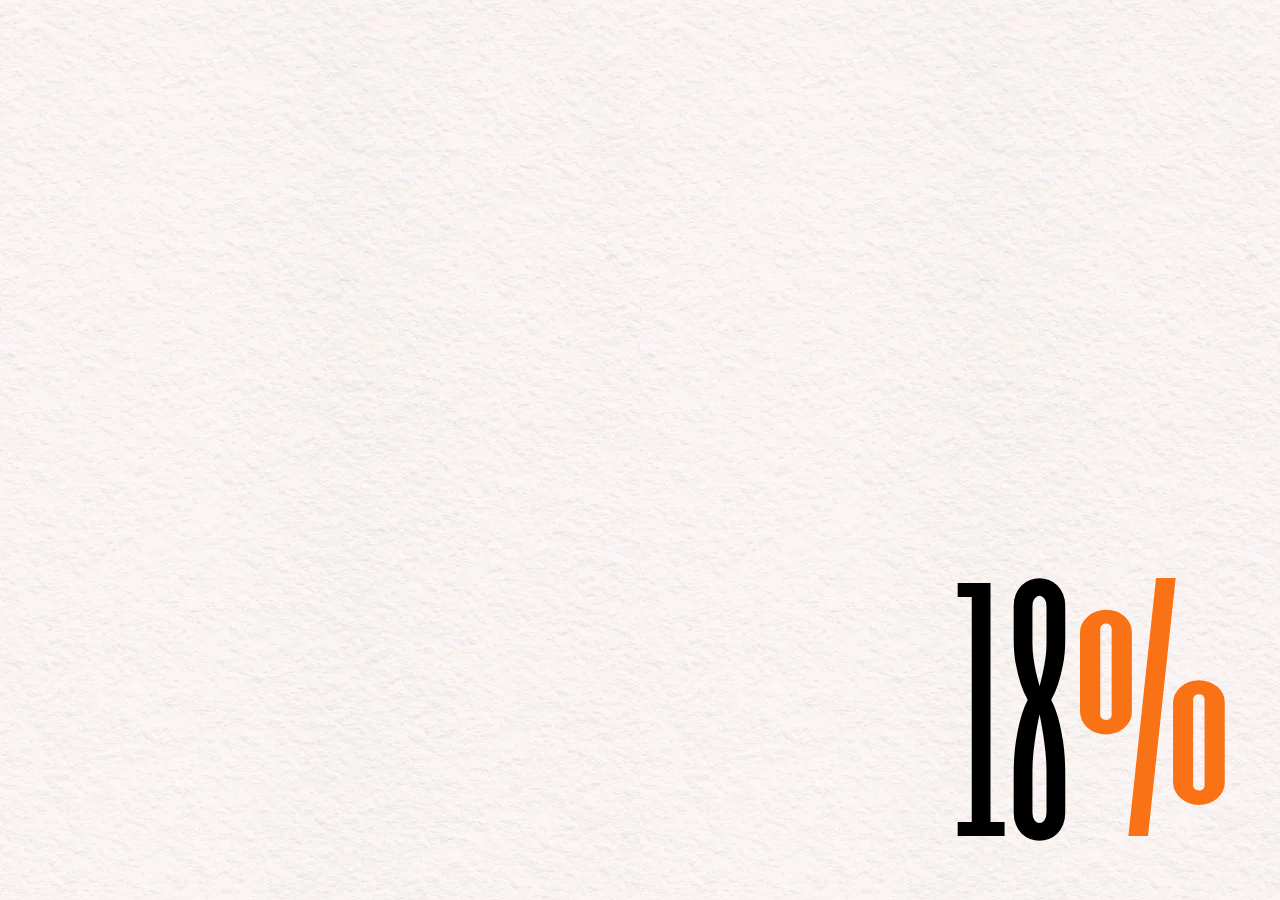
<file: index.html>
<!DOCTYPE html>
<html lang="en">
  <!-- 
  npx tailwindcss -i ./src/input.css -o ./dist/assets/css/output.css --watch 
  -->

  <head>
    <!-- Required Meta Tags -->
    <meta charset="UTF-8" />
    <meta content="width=device-width, initial-scale=1.0" name="viewport" />
    <!-- Primary Meta Tags -->
    <title>Harsh Kushwaha | Frontend Web Developer, Hire me!</title>
    <meta
      name="title"
      content="Harsh Kushwaha | Frontend Web Developer, Hire me!"
    />
    <meta
      name="description"
      content="I'm Harsh Kushwaha, a frontend web developer fueled by an insatiable curiosity for all things code and design. From the elegant simplicity of HTML to the intricate dance of JavaScript, I thrive on the ever-evolving challenges of the web development world. But beyond the lines of code, I am a storyteller, shaping digital narratives that engage and inspire."
    />

    <!-- Open Graph / Facebook -->
    <meta property="og:type" content="website" />
    <meta property="og:url" content="https://theharshdev.github.io/me" />
    <meta
      property="og:title"
      content="Harsh Kushwaha | Frontend Web Developer, Hire me!"
    />
    <meta
      property="og:description"
      content="I'm Harsh Kushwaha, a frontend web developer fueled by an insatiable curiosity for all things code and design. From the elegant simplicity of HTML to the intricate dance of JavaScript, I thrive on the ever-evolving challenges of the web development world. But beyond the lines of code, I am a storyteller, shaping digital narratives that engage and inspire."
    />
    <meta
      property="og:image"
      content="https://theharshdev.github.io/me/assets/images/metaImg.webp"
    />

    <!-- Twitter -->
    <meta property="twitter:card" content="summary_large_image" />
    <meta property="twitter:url" content="https://theharshdev.github.io/me" />
    <meta
      property="twitter:title"
      content="Harsh Kushwaha | Frontend Web Developer, Hire me!"
    />
    <meta
      property="twitter:description"
      content="I'm Harsh Kushwaha, a frontend web developer fueled by an insatiable curiosity for all things code and design. From the elegant simplicity of HTML to the intricate dance of JavaScript, I thrive on the ever-evolving challenges of the web development world. But beyond the lines of code, I am a storyteller, shaping digital narratives that engage and inspire."
    />
    <meta
      property="twitter:image"
      content="https://theharshdev.github.io/me/assets/images/metaImg.webp"
    />
    <!-- Favicon -->
    <link
      rel="apple-touch-icon"
      sizes="180x180"
      href="assets/favicon/apple-touch-icon.png"
    />
    <link
      rel="icon"
      type="image/png"
      sizes="32x32"
      href="assets/favicon//favicon-32x32.png"
    />
    <link
      rel="icon"
      type="image/png"
      sizes="16x16"
      href="assets/favicon//favicon-16x16.png"
    />
    <link rel="manifest" href="assets/favicon//site.webmanifest" />
    <!-- Google Font CDN Links -->
    <link rel="preconnect" href="https://fonts.googleapis.com" />
    <link rel="preconnect" href="https://fonts.gstatic.com" crossorigin />
    <link
      href="https://fonts.googleapis.com/css2?family=Archivo:wght@300;400;500;600;700;800&family=Climate+Crisis&family=Six+Caps&display=swap"
      rel="stylesheet"
    />
    <!-- Bootstrap Icons CSS File Link -->
    <link href="assets/css/bootstrap-icon.css" rel="stylesheet" />
    <!-- Tailwind CSS File Link -->
    <link href="assets/css/output.css" rel="stylesheet" />
    <!-- Custom CSS File Link -->
    <link href="assets/css/style.css" rel="stylesheet" />
  </head>

  <body id="mainContent">
    <!-- Preloader -->
    <div
      id="preloader"
      class="h-screen w-full flex justify-end items-end overflow-hidden fixed top-0 left-0 z-[99] shadow-2xl shadow-black/30"
      style="background-image: url('assets/images/bg.webp'); transition: 2s"
    >
      <div class="lg:px-12 md:px-10 sm:px-8 px-5 sm:py-12 py-32 w-full">
        <div class="flex justify-end w-full">
          <h3
            class="text-orange-500 lg:text-[300px] md:text-[250px] sm:text-[150px] text-[100px] font3 leading-none"
          >
            <span id="output" class="font3 text-black">0</span>%
          </h3>
        </div>
      </div>
    </div>
    <!-- Cursor -->
    <div class="lg:block hidden relative z-[999] mix-blend-difference">
      <div
        id="cursor"
        class="w-9 h-9 hidden rounded-full fixed z-50 -translate-x-1/2 -translate-y-1/2 pointer-events-none mix-blend-difference"
      >
        <div
          id="cursorBg"
          class="w-full h-full rounded-full bg-white pointer-events-none mix-blend-difference flex justify-center items-center"
        ></div>
      </div>
      <!-- Cursor dot -->
      <div
        id="cursorDot"
        class="w-[7px] h-[7px] hidden rounded-full bg-white fixed z-50 -translate-x-1/2 -translate-y-1/2 pointer-events-none mix-blend-difference"
      ></div>
    </div>
    <!-- Remaining body content -->
    <div id="remainingBody" class="h-0 overflow-x-hidden">
      <!-- Scroll percentage btn -->
      <button
        type="button"
        class="md:text-sm text-xs font-light text-zinc-300 mix-blend-difference fixed sm:bottom-10 bottom-20 left-0 z-40 -rotate-90 border border-zinc-300 rounded-full py-px px-2"
      >
        <span id="scrollPercentage" class="font2"></span>%
      </button>
      <!-- paper background -->
      <div
        class="-z-50 fixed top-0 left-0 w-full h-full"
        style="background-image: url('assets/images/bg.webp')"
      ></div>
      <!-- lines -->
      <div
        class="flex fixed top-0 left-0 w-full h-full -z-40 lg:px-24 md:px-16 sm:px-14 px-8"
      >
        <div class="w-1/2 border-x border-orange-500/40"></div>
        <div class="w-1/2 border-x border-orange-500/40 border-s-0"></div>
      </div>
      <!-- line -->
      <div
        id="line"
        class="h-1 bg-orange-500 fixed top-0 left-0 w-0 z-40"
      ></div>
      <!-- Navigation menu -->
      <nav class="fixed top-0 left-0 w-full z-50 mix-blend-difference">
        <div class="container mx-auto px-5 py-4">
          <div class="flex justify-between items-center">
            <a
              href="assets/resume/HarshKushwahaResume.pdf"
              download=""
              class="block cursorScale downloadCv p-3 static"
            >
              <i
                class="bi bi-cloud-download cursorScale downloadCv static text-2xl text-white"
              ></i>
            </a>
            <div class="flex items-center justify-end">
              <div
                id="copyMailTxt"
                class="cursorScale copyMail hover:opacity-10 transition-all py-2 ps-2"
              >
                <h3
                  class="text-white cursorScale copyMail mix-blend-difference sm:text-sm text-xs font-light leading-none flex items-center justify-end"
                >
                  <span
                    class="block cursorScale copyMail bg-pink-500 w-2.5 h-2.5 me-1 rounded-full"
                  ></span
                  >Open to work.
                </h3>
                <h3
                  id="mailTxt"
                  class="text-white cursorScale copyMail mix-blend-difference sm:text-sm text-xs font-light leading-none text-end"
                >
                  knp.harsh@gmail.com
                </h3>
              </div>
              <button
                id="menuBtn"
                type="button"
                class="cursorScale lg:w-16 lg:h-16 md:w-14 md:h-14 w-12 h-12 rounded-full border text-white border-white flex justify-center items-center ms-3 backdrop-blur-sm"
              >
                <i
                  class="bi bi-list lg:text-4xl sm:text-3xl text-2xl cursorScale leading-3"
                ></i>
              </button>
            </div>
          </div>
        </div>
      </nav>
      <!-- Menu -->
      <div
        id="menu"
        class="fixed top-0 left-0 w-full h-screen z-40 translate-x-full border-s border-zinc-700/50 shadow-2xl shadow-black/20"
        style="background-image: url('assets/images/bg.webp')"
      >
        <!-- Ring image -->
        <div
          class="lg:w-[500px] md:w-[450px] sm:w-[400px] w-[330px] opacity-40 absolute top-0 left-1/2 -translate-x-1/2 -z-10"
        >
          <img
            src="assets/images/ringCircle.webp"
            alt="..."
            class="ringimgBg w-full"
          />
        </div>
        <!-- lines -->
        <div
          class="flex justify-between fixed top-0 left-0 w-full h-full -z-10 lg:px-24 md:px-16 sm:px-14 px-8"
        >
          <div class="border-s border-orange-500/40"></div>
          <div class="border-x border-orange-500/40 border-s-0"></div>
          <div class="border-x border-orange-500/40 border-s-0"></div>
          <div
            class="border-x border-orange-500/40 border-s-0 md:block hidden"
          ></div>
        </div>
        <!-- Horizontal line in the background -->
        <div
          class="absolute w-full border-t border-orange-500/40 top-1/2 -translate-y-1/2 -z-10"
        ></div>
        <!-- Menu buttons -->
        <div class="container py-14 mt-14 px-5 mx-auto">
          <div class="overflow-hidden">
            <div
              class="rotate-[20deg] inline-block translate-y-[250%] opacity-0 navLinks"
            >
              <button
                type="button"
                class="cursorScale lg:text-6xl md:text-5xl sm:text-4xl text-3xl font1 navTxt text-black uppercase p-1 inline-block leading-none transition-all hover:translate-x-8 homeBtn"
              >
                Home .
              </button>
            </div>
          </div>
          <div class="overflow-hidden">
            <div
              class="rotate-[20deg] inline-block translate-y-[250%] opacity-0 navLinks"
            >
              <button
                type="button"
                class="cursorScale lg:text-6xl md:text-5xl sm:text-4xl text-3xl font1 navTxt text-black uppercase p-1 inline-block leading-none transition-all hover:translate-x-8 aboutBtn"
              >
                about .
              </button>
            </div>
          </div>
          <div class="overflow-hidden">
            <div
              class="rotate-[20deg] inline-block translate-y-[250%] opacity-0 navLinks"
            >
              <button
                type="button"
                class="cursorScale lg:text-6xl md:text-5xl sm:text-4xl text-3xl font1 navTxt text-black uppercase p-1 inline-block leading-none transition-all hover:translate-x-8 portfolioBtn"
              >
                portfolio .
              </button>
            </div>
          </div>
          <div class="overflow-hidden">
            <div
              class="rotate-[20deg] inline-block translate-y-[250%] opacity-0 navLinks"
            >
              <button
                type="button"
                class="cursorScale lg:text-6xl md:text-5xl sm:text-4xl text-3xl font1 navTxt text-black uppercase p-1 inline-block leading-none transition-all hover:translate-x-8 contactBtn"
              >
                connect .
              </button>
            </div>
          </div>
        </div>
        <!-- Menu text sider -->
        <div class="w-full overflow-hidden">
          <div class="flex items-center w-full">
            <h3
              class="lg:text-8xl md:text-7xl sm:text-6xl text-5xl px-4 text-transparent uppercase font1 textAnimation whitespace-nowrap"
              style="-webkit-text-stroke: 2px #f97316"
            >
              leave a lasting impression on those who interact with it.
            </h3>
            <h3
              class="lg:text-8xl md:text-7xl sm:text-6xl text-5xl px-4 text-transparent uppercase font1 textAnimation whitespace-nowrap"
              style="-webkit-text-stroke: 2px #f97316"
            >
              leave a lasting impression on those who interact with it.
            </h3>
            <h3
              class="lg:text-8xl md:text-7xl sm:text-6xl text-5xl px-4 text-transparent uppercase font1 textAnimation whitespace-nowrap"
              style="-webkit-text-stroke: 2px #f97316"
            >
              leave a lasting impression on those who interact with it.
            </h3>
          </div>
        </div>
        <!-- Menu slide social icons -->
        <div class="flex justify-center items-center mt-6">
          <a
            href="https://www.linkedin.com/in/theharshdev/"
            class="cursorScale text-zinc-400 hover:text-white mix-blend-difference text-2xl px-2 font-extrabold"
          >
            in
          </a>
          <a
            href="https://wa.me/+918737812696"
            class="cursorScale text-zinc-400 hover:text-white mix-blend-difference text-2xl px-2"
          >
            <i class="bi bi-whatsapp cursorScale"></i>
          </a>
          <a
            href="https://twitter.com/itsharshdev"
            class="cursorScale text-zinc-400 hover:text-white mix-blend-difference text-2xl px-2"
          >
            <i class="bi bi-twitter cursorScale"></i>
          </a>
          <a
            href="mailto:knp.harsh@gmail.com"
            class="cursorScale text-zinc-400 hover:text-white mix-blend-difference text-2xl px-2"
          >
            <i class="bi bi-envelope-open cursorScale"></i>
          </a>
        </div>
      </div>
      <!-- Hero section -->
      <main id="homeSection">
        <div class="min-h-screen flex items-center">
          <div class="w-full py-14">
            <div class="border-y border-orange-500/40 px-5 relative">
              <!-- Background ring image -->
              <div
                class="absolute overflow-hidden w-full top-0 left-1/2 -translate-x-1/2 -z-10 flex justify-center"
              >
                <div
                  id="ringCircle"
                  class="lg:w-[550px] md:w-[450px] sm:w-[400px] w-[330px] opacity-20 translate-x-full"
                >
                  <img
                    src="assets/images/ringCircle.webp"
                    alt="..."
                    class="w-full ringimgBg"
                  />
                </div>
              </div>
              <!-- main content -->
              <div class="container mx-auto lg:ps-10">
                <h2
                  id="mainTopTxt"
                  class="text-orange-500 lg:text-7xl md:text-6xl sm:text-5xl text-4xl font3 pt-10 opacity-0 -translate-x-full"
                >
                  hi, i'm Harsh
                </h2>
                <h1
                  class="font1 uppercase lg:text-7xl md:text-6xl sm:text-5xl text-2xl block mt-4"
                >
                  <div class="font1">
                    <span
                      class="scale-y-150 block text-black overflow-hidden lg:pb-5 md:pb-4 sm:pb-3 pb-2"
                      ><span
                        class="inView opacity-0 font1 block translate-y-full leading-none"
                        >Frontend</span
                      ></span
                    >
                    <span
                      class="scale-y-150 block text-black overflow-hidden lg:pb-5 md:pb-4 sm:pb-3 pb-2"
                      ><span
                        class="inView opacity-0 font1 block translate-y-full leading-none"
                        >Developer &</span
                      ></span
                    >
                    <span
                      class="scale-y-150 block text-black overflow-hidden lg:pb-5 md:pb-4 sm:pb-3 pb-2"
                      ><span
                        class="inView opacity-0 font1 block translate-y-full leading-none"
                        >Photography</span
                      ></span
                    >
                    <span
                      class="scale-y-150 block text-black overflow-hidden lg:pb-5 md:pb-4 sm:pb-3 pb-2"
                      ><span
                        class="inView opacity-0 font1 block translate-y-full leading-none"
                        >Hobbyist</span
                      ></span
                    >
                  </div>
                </h1>
                <div class="flex justify-end md:-mt-28 pb-5 mt-8 w-full">
                  <!-- About Button -->
                  <button type="button" class="cursorScale aboutBtn rotate-45">
                    <img
                      src="assets/images/arrow.webp"
                      alt="..."
                      class="lg:w-12 md:w-11 sm:w-10 w-8 cursorScale aboutBtn opacity-80 absolute z-10 top-1/2 left-1/2 -translate-x-1/2 -translate-y-1/2 brightness-0 saturate-0"
                    />
                    <img
                      src="assets/images/aboutRing.webp"
                      alt="..."
                      class="lg:w-40 md:w-36 sm:w-32 w-28 cursorScale aboutBtn opacity-90 animate-spin"
                      style="animation-duration: 10s"
                    />
                  </button>
                </div>
              </div>
            </div>
          </div>
        </div>
      </main>
      <!-- About Me -->
      <section id="aboutSection" class="sm:py-36 py-14">
        <!-- Namaskaar Image section -->
        <div class="relative w-screen overflow-hidden">
          <img
            id="namaskaar"
            src="assets/images/hello.webp"
            alt="..."
            class="w-full absolute top-1/2 -translate-y-1/2 left-0 -z-10 opacity-0 px-4 scale-[3]"
          />
          <div class="container mx-auto px-5">
            <div class="flex justify-center items-center w-full h-full">
              <div
                id="helloBox"
                class="relative group flex justify-center items-center md:w-96 md:h-96 sm:w-80 sm:h-80 w-72 h-72"
              >
                <h3
                  id="hellotxt"
                  class="absolute top-1/2 left-1/2 -translate-x-1/2 -translate-y-1/2 uppercase font1 md:text-3xl sm:text-2xl text-sm text-center text-black"
                >
                  <span
                    id="helloTxt2"
                    class="lg:tracking-[6rem] md:tracking-[4rem] sm:tracking-[3rem] tracking-[1.5rem] font1"
                    >Hell</span
                  >o
                </h3>
                <div
                  id="box1"
                  class="md:w-24 md:h-96 sm:w-20 sm:h-80 w-16 h-72 border border-zinc-600 absolute top-0 left-1/2 -translate-x-1/2"
                ></div>
                <div
                  id="box2"
                  class="md:w-24 md:h-96 sm:w-20 sm:h-80 w-16 h-72 border border-zinc-600 absolute top-0 left-1/2 -translate-x-1/2"
                ></div>
                <div
                  class="md:w-24 md:h-96 sm:w-20 sm:h-80 w-16 h-72 border border-zinc-600"
                ></div>
                <div
                  id="box3"
                  class="md:w-24 md:h-96 sm:w-20 sm:h-80 w-16 h-72 border border-zinc-600 absolute top-0 left-1/2 -translate-x-1/2"
                ></div>
              </div>
            </div>
          </div>
        </div>
        <!-- About text and image capsul section -->
        <div class="container mx-auto px-5 lg:pt-56 pt-48 lg:pb-44 pb-32">
          <h3
            id="aboutTxt"
            class="uppercase opacity-0 font-light text-black lg:indent-96 md:indent-56 sm:indent-44 indent-20 lg:text-8xl md:text-6xl sm:text-5xl text-4xl"
          >
            Hii I am
            <span
              class="lg:w-52 md:w-28 sm:w-20 w-14 lg:h-20 md:h-12 sm:h-10 h-7 inline-block relative"
            >
              <span
                class="aboutInView opacity-0 border border-black rounded-full absolute top-0 left-0 w-full h-full translate-y-full inline-block bg-cover bg-center bg-no-repeat"
                style="background-image: url('assets/images/img1.webp')"
              >
              </span>
            </span>
            <img
              src="assets/images/starCircle.webp"
              alt="..."
              class="lg:w-24 md:w-16 sm:w-14 w-10 inline opacity-80 animate-spin"
              style="animation-duration: 10s"
            />
            Harsh
            <span
              class="lg:w-52 md:w-28 sm:w-20 w-14 lg:h-20 md:h-12 sm:h-10 h-7 inline-block relative"
            >
              <span
                class="aboutInView opacity-0 border border-black rounded-full absolute top-0 left-0 w-full h-full translate-y-full inline-block bg-cover bg-center bg-no-repeat"
                style="background-image: url('assets/images/img2.webp')"
              >
              </span>
            </span>
            Kushwaha,
            <img
              src="assets/images/starCircle.webp"
              alt="..."
              class="lg:w-24 md:w-16 sm:w-14 w-10 inline opacity-80 animate-spin"
              style="animation-duration: 10s"
            />
            a frontend
            <span
              class="lg:w-52 md:w-28 sm:w-20 w-14 lg:h-20 md:h-12 sm:h-10 h-7 inline-block relative"
            >
              <span
                class="aboutInView opacity-0 border border-black rounded-full absolute top-0 left-0 w-full h-full translate-y-full inline-block bg-cover bg-center bg-no-repeat"
                style="background-image: url('assets/images/img3.webp')"
              >
              </span>
            </span>
            Developer
            <span
              class="lg:w-52 md:w-28 sm:w-20 w-14 lg:h-20 md:h-12 sm:h-10 h-7 inline-block relative"
            >
              <span
                class="aboutInView opacity-0 border border-black rounded-full absolute top-0 left-0 w-full h-full translate-y-full inline-block bg-cover bg-center bg-no-repeat"
                style="background-image: url('assets/images/img4.webp')"
              >
              </span>
            </span>
            <span class="lg:ps-72 md:ps-44 sm:ps-36 ps-12">
              fueled
              <span
                class="lg:w-52 md:w-28 sm:w-20 w-14 lg:h-20 md:h-12 sm:h-10 h-7 inline-block relative"
              >
                <span
                  class="aboutInView opacity-0 border border-black rounded-full absolute top-0 left-0 w-full h-full translate-y-full inline-block bg-cover bg-center bg-no-repeat"
                  style="background-image: url('assets/images/img5.webp')"
                >
                </span>
              </span>
            </span>
            with creativity.
            <img
              src="assets/images/starCircle.webp"
              alt="..."
              class="lg:w-24 md:w-16 sm:w-14 w-10 inline opacity-80 animate-spin"
              style="animation-duration: 10s"
            />
          </h3>
        </div>
        <!-- Contact links section -->
        <div
          class="container mx-auto pt-16 pb-56 px-5 uppercase lg:text-8xl md:text-7xl sm:text-6xl text-[3rem] sm:leading-none leading-[2.8rem]"
        >
          <a
            href="https://wa.me/+918737812696"
            class="paragraph inline-block overflow-hidden font-extralight cursorScale text-zinc-800 lg:pe-4 md:pe-3 sm:pe-2 pe-1 lg:border-e-4 md:border-e-2 border-e border-orange-500"
            >Whatsapp</a
          >
          <a
            href="https://www.linkedin.com/in/theharshdev/"
            class="paragraph inline-block overflow-hidden font-extralight cursorScale text-zinc-800 lg:pe-4 md:pe-3 sm:pe-2 pe-1 lg:border-e-4 md:border-e-2 border-e border-orange-500"
            >linkedin</a
          >
          <a
            href="https://github.com/theharshdev"
            class="paragraph inline-block overflow-hidden font-extralight cursorScale text-zinc-800 lg:pe-4 md:pe-3 sm:pe-2 pe-1 lg:border-e-4 md:border-e-2 border-e border-orange-500"
            >github</a
          >
          <a
            href="https://twitter.com/itsharshdev"
            class="paragraph inline-block overflow-hidden font-extralight cursorScale text-zinc-800 lg:pe-4 md:pe-3 sm:pe-2 pe-1 lg:border-e-4 md:border-e-2 border-e border-orange-500"
            >twitter</a
          >
          <a
            href="mailto:knp.harsh@gmail.com"
            class="paragraph inline-block overflow-hidden font-extralight cursorScale text-zinc-800 lg:pe-4 md:pe-3 sm:pe-2 pe-1 lg:border-e-4 md:border-e-2 border-e border-orange-500"
            >mail me</a
          >
          <a
            href="tel:+918737812696"
            class="paragraph inline-block overflow-hidden font-extralight cursorScale text-zinc-800 sm:pe-0 pe-1 sm:border-e-0 border-e border-orange-500"
            >call me</a
          >
        </div>
        <!-- Talk Image container -->
        <div class="px-5 lg:py-28 md:py-24 sm:py-20 py-0 container mx-auto">
          <div id="talkArrowBox" class="relative group contactBtn">
            <img src="assets/images/talkImg.webp" alt="..." class="w-full" />
            <div
              id="talkArrow"
              class="w-96 fixed -translate-x-full -translate-y-1/2 z-10 pointer-events-none"
              style="transition: 0.5s linear"
            >
              <img
                src="assets/images/arrowTalk.webp"
                alt="..."
                class="w-full scale-0 group-hover:scale-100 rotate-45 group-hover:rotate-0 lg:block hidden"
                style="transition: 0.3s linear"
              />
            </div>
          </div>
        </div>
        <!-- Skills text slider -->
        <div class="w-full overflow-hidden lg:pt-52 pt-40">
          <div class="flex items-center w-full">
            <div
              class="lg:text-7xl md:text-6xl sm:text-5xl text-4xl text-black px-4 uppercase textAnimation whitespace-nowrap flex items-center"
            >
              <h3 class="lg:px-10 md:px-8 sm:px-6 px-4 whitespace-nowrap">
                html
              </h3>
              <i
                class="bi bi-x-lg lg:text-3xl md:text-2xl sm:text-xl text-lg text-orange-600"
              ></i>
              <h3 class="lg:px-10 md:px-8 sm:px-6 px-4 whitespace-nowrap">
                GSAP
              </h3>
              <i
                class="bi bi-x-lg lg:text-3xl md:text-2xl sm:text-xl text-lg text-orange-600"
              ></i>
              <h3 class="lg:px-10 md:px-8 sm:px-6 px-4 whitespace-nowrap">
                css
              </h3>
              <i
                class="bi bi-x-lg lg:text-3xl md:text-2xl sm:text-xl text-lg text-orange-600"
              ></i>
              <h3 class="lg:px-10 md:px-8 sm:px-6 px-4 whitespace-nowrap">
                javascript
              </h3>
              <i
                class="bi bi-x-lg lg:text-3xl md:text-2xl sm:text-xl text-lg text-orange-600"
              ></i>
              <h3 class="lg:px-10 md:px-8 sm:px-6 px-4 whitespace-nowrap">
                scss
              </h3>
              <i
                class="bi bi-x-lg lg:text-3xl md:text-2xl sm:text-xl text-lg text-orange-600"
              ></i>
              <h3 class="lg:px-10 md:px-8 sm:px-6 px-4 whitespace-nowrap">
                bootstrap
              </h3>
              <i
                class="bi bi-x-lg lg:text-3xl md:text-2xl sm:text-xl text-lg text-orange-600"
              ></i>
              <h3 class="lg:px-10 md:px-8 sm:px-6 px-4 whitespace-nowrap">
                tailwindcss
              </h3>
              <i
                class="bi bi-x-lg lg:text-3xl md:text-2xl sm:text-xl text-lg text-orange-600"
              ></i>
              <h3 class="lg:px-10 md:px-8 sm:px-6 px-4 whitespace-nowrap">
                git
              </h3>
              <i
                class="bi bi-x-lg lg:text-3xl md:text-2xl sm:text-xl text-lg text-orange-600"
              ></i>
            </div>
            <div
              class="lg:text-7xl md:text-6xl sm:text-5xl text-4xl text-black px-4 uppercase font1 textAnimation whitespace-nowrap flex items-center"
            >
              <h3 class="lg:px-10 md:px-8 sm:px-6 px-4 whitespace-nowrap">
                html
              </h3>
              <i
                class="bi bi-x-lg lg:text-3xl md:text-2xl sm:text-xl text-lg text-orange-600"
              ></i>
              <h3 class="lg:px-10 md:px-8 sm:px-6 px-4 whitespace-nowrap">
                GSAP
              </h3>
              <i
                class="bi bi-x-lg lg:text-3xl md:text-2xl sm:text-xl text-lg text-orange-600"
              ></i>
              <h3 class="lg:px-10 md:px-8 sm:px-6 px-4 whitespace-nowrap">
                css
              </h3>
              <i
                class="bi bi-x-lg lg:text-3xl md:text-2xl sm:text-xl text-lg text-orange-600"
              ></i>
              <h3 class="lg:px-10 md:px-8 sm:px-6 px-4 whitespace-nowrap">
                javascript
              </h3>
              <i
                class="bi bi-x-lg lg:text-3xl md:text-2xl sm:text-xl text-lg text-orange-600"
              ></i>
              <h3 class="lg:px-10 md:px-8 sm:px-6 px-4 whitespace-nowrap">
                sass
              </h3>
              <i
                class="bi bi-x-lg lg:text-3xl md:text-2xl sm:text-xl text-lg text-orange-600"
              ></i>
              <h3 class="lg:px-10 md:px-8 sm:px-6 px-4 whitespace-nowrap">
                scss
              </h3>
              <i
                class="bi bi-x-lg lg:text-3xl md:text-2xl sm:text-xl text-lg text-orange-600"
              ></i>
              <h3 class="lg:px-10 md:px-8 sm:px-6 px-4 whitespace-nowrap">
                bootstrap
              </h3>
              <i
                class="bi bi-x-lg lg:text-3xl md:text-2xl sm:text-xl text-lg text-orange-600"
              ></i>
              <h3 class="lg:px-10 md:px-8 sm:px-6 px-4 whitespace-nowrap">
                tailwindcss
              </h3>
              <i
                class="bi bi-x-lg lg:text-3xl md:text-2xl sm:text-xl text-lg text-orange-600"
              ></i>
              <h3 class="lg:px-10 md:px-8 sm:px-6 px-4 whitespace-nowrap">
                jquery
              </h3>
              <i
                class="bi bi-x-lg lg:text-3xl md:text-2xl sm:text-xl text-lg text-orange-600"
              ></i>
              <h3 class="lg:px-10 md:px-8 sm:px-6 px-4 whitespace-nowrap">
                git
              </h3>
              <i
                class="bi bi-x-lg lg:text-3xl md:text-2xl sm:text-xl text-lg text-orange-600"
              ></i>
              <h3 class="lg:px-10 md:px-8 sm:px-6 px-4 whitespace-nowrap">
                github
              </h3>
              <i
                class="bi bi-x-lg lg:text-3xl md:text-2xl sm:text-xl text-lg text-orange-600"
              ></i>
            </div>
            <div
              class="lg:text-7xl md:text-6xl sm:text-5xl text-4xl text-black px-4 uppercase font1 textAnimation whitespace-nowrap flex items-center"
            >
              <h3 class="lg:px-10 md:px-8 sm:px-6 px-4 whitespace-nowrap">
                html
              </h3>
              <i
                class="bi bi-x-lg lg:text-3xl md:text-2xl sm:text-xl text-lg text-orange-600"
              ></i>
              <h3 class="lg:px-10 md:px-8 sm:px-6 px-4 whitespace-nowrap">
                GSAP
              </h3>
              <i
                class="bi bi-x-lg lg:text-3xl md:text-2xl sm:text-xl text-lg text-orange-600"
              ></i>
              <h3 class="lg:px-10 md:px-8 sm:px-6 px-4 whitespace-nowrap">
                css
              </h3>
              <i
                class="bi bi-x-lg lg:text-3xl md:text-2xl sm:text-xl text-lg text-orange-600"
              ></i>
              <h3 class="lg:px-10 md:px-8 sm:px-6 px-4 whitespace-nowrap">
                javascript
              </h3>
              <i
                class="bi bi-x-lg lg:text-3xl md:text-2xl sm:text-xl text-lg text-orange-600"
              ></i>
              <h3 class="lg:px-10 md:px-8 sm:px-6 px-4 whitespace-nowrap">
                sass
              </h3>
              <i
                class="bi bi-x-lg lg:text-3xl md:text-2xl sm:text-xl text-lg text-orange-600"
              ></i>
              <h3 class="lg:px-10 md:px-8 sm:px-6 px-4 whitespace-nowrap">
                scss
              </h3>
              <i
                class="bi bi-x-lg lg:text-3xl md:text-2xl sm:text-xl text-lg text-orange-600"
              ></i>
              <h3 class="lg:px-10 md:px-8 sm:px-6 px-4 whitespace-nowrap">
                bootstrap
              </h3>
              <i
                class="bi bi-x-lg lg:text-3xl md:text-2xl sm:text-xl text-lg text-orange-600"
              ></i>
              <h3 class="lg:px-10 md:px-8 sm:px-6 px-4 whitespace-nowrap">
                tailwindcss
              </h3>
              <i
                class="bi bi-x-lg lg:text-3xl md:text-2xl sm:text-xl text-lg text-orange-600"
              ></i>
              <h3 class="lg:px-10 md:px-8 sm:px-6 px-4 whitespace-nowrap">
                jquery
              </h3>
              <i
                class="bi bi-x-lg lg:text-3xl md:text-2xl sm:text-xl text-lg text-orange-600"
              ></i>
              <h3 class="lg:px-10 md:px-8 sm:px-6 px-4 whitespace-nowrap">
                git
              </h3>
              <i
                class="bi bi-x-lg lg:text-3xl md:text-2xl sm:text-xl text-lg text-orange-600"
              ></i>
              <h3 class="lg:px-10 md:px-8 sm:px-6 px-4 whitespace-nowrap">
                github
              </h3>
              <i
                class="bi bi-x-lg lg:text-3xl md:text-2xl sm:text-xl text-lg text-orange-600"
              ></i>
            </div>
          </div>
        </div>
      </section>
      <!-- website Image section -->
      <section>
        <div
          class="container mx-auto lg:py-24 md:py-14 sm:py-12 pt-14 pb-0 px-5"
        >
          <div
            id="websiteImgBox"
            class="flex w-full border border-zinc-600 scale-90 opacity-0"
          >
            <div
              class="sm:w-[80%] w-[70%] bg-black min-h-full p-5 flex justify-center items-center"
            >
              <img
                src="assets/images/websites.webp"
                alt="..."
                class="block w-full"
              />
            </div>
            <div class="sm:w-[20%] w-[30%] h-full p-3">
              <img
                src="assets/images/stamp.webp"
                alt="..."
                class="block w-full"
              />
            </div>
          </div>
        </div>
      </section>
      <!-- Text section -->
      <section>
        <div class="py-32 overflow-hidden">
          <div id="textSection" class="relative py-6">
            <div
              id="textSectionBg"
              class="absolute w-1/2 h-full mix-blend-difference bg-white -z-10 top-0 left-1/2 translate-x-full opacity-0"
            ></div>
            <div
              id="textSectionTxt"
              class="container mx-auto px-5 text-end font-light lg:text-7xl mix-blend-difference md:text-6xl sm:text-5xl text-3xl uppercase translate-x-full opacity-0"
            >
              <span
                id="textReveal"
                class="text-white/30 bg-clip-text bg-no-repeat bg-gradient-to-r from-white to-white inline"
                style="background-size: 0%"
              >
                Would you like to <i class="bi bi-braces-asterisk"></i> know
                more? Please feel free to
                <i class="bi bi-braces-asterisk"></i> reach out to hear how, I
                can help to develop your brand aesthetically, or
                <i class="bi bi-braces"></i> for any other design
                <i class="bi bi-braces"></i> needs you might have.
              </span>
            </div>
          </div>
        </div>
      </section>
      <!-- Work section -->
      <section id="PortfolioSection" class="py-32">
        <div class="container mx-auto px-5">
          <h3
            id="portfolioTxt"
            class="font3 uppercase lg:text-[400px] md:text-[360px] sm:text-[300px] text-[150px] text-white mix-blend-difference leading-none text-center mb-28"
          >
            portfolio
          </h3>
        </div>
        <div class="container mx-auto px-5">
          <div class="flex flex-wrap items-center mt-10">
            <p
              id="workBottomPara"
              class="text-zinc-800 opacity-0 -translate-x-full lg:w-1/2 md:w-2/3 sm:w-3/4 w-full lg:text-4xl md:text-3xl sm:text-2xl text-xl font-extralight"
            >
              <span
                class="bg-orange-500 text-white font-bold px-2 lg:text-7xl md:text-6xl sm:text-5xl text-4xl"
                >T</span
              >hese projects are more than code; they are a symphony of
              creativity, bringing forth an unparalleled fusion of functionality
              and user-centric design.
            </p>
            <img
              id="crossImage"
              src="assets/images/crosses.webp"
              alt="..."
              class="lg:w-1/2 md:w-1/3 sm:w-1/4 w-full lg:p-14 md:p-10 sm:block hidden sm:p-8 p-4 opacity-0 translate-y-full"
            />
          </div>
        </div>
        <div class="pt-32 overflow-hidden">
          <div class="mb-12 container mx-auto px-5">
            <h3
              class="text-black lg:text-xl md:text-lg sm:text-base text-sm font-light leading-none"
            >
              <span class="uppercase">Projects</span>
            </h3>
          </div>
          <div>
            <!-- Project Box -->
            <div
              class="block w-full h-full relative group border-y border-black/20 py-12 group projectBox overflow-hidden"
            >
              <div
                class="absolute bottom-0 left-0 w-full h-0 lg:group-hover:h-full bg-white mix-blend-difference -z-10"
                style="transition: 0.4s"
              ></div>
              <div class="lg:block hidden">
                <img
                  src="assets/images/arrow.webp"
                  alt="..."
                  class="fixed projectArrow z-0 -translate-x-full -translate-y-1/2 pointer-events-none w-64 mix-blend-difference -rotate-45 hidden lg:group-hover:block"
                  style="transition: 0.7s linear"
                />
              </div>
              <div class="container mx-auto px-5">
                <div class="flex justify-end mb-10">
                  <a
                    target="_blank"
                    href="https://theharshdev.github.io/anime/"
                    class="group lg:text-3xl md:text-2xl sm:text-xl text-lg leading-none lg:w-16 lg:h-16 md:w-14 md:h-14 sm:w-12 sm:h-12 w-10 h-10 overflow-hidden rounded-full border border-zinc-400 flex justify-center items-center text-zinc-400 mix-blend-difference cursorScale viewProject projectLink opacity-0 -translate-y-full"
                  >
                    <i class="bi bi-arrow-up-right cursorScale viewProject"></i>
                  </a>
                </div>
                <div class="flex flex-wrap w-full">
                  <div class="lg:w-[70%] sm:w-3/5 w-full p-2">
                    <h3
                      class="text-orange-500 font3 lg:text-9xl md:text-7xl sm:text-6xl text-5xl leading-none projectHeading opacity-0 translate-y-full flex"
                    >
                      <span
                        class="pe-3 text-transparent font1"
                        style="-webkit-text-stroke: 1px #f97316"
                        >1.</span
                      >Practice Portfolio (portfolio webiste)
                    </h3>
                  </div>
                  <div class="lg:w-[30%] sm:w-2/5 w-full p-2">
                    <p
                      class="text-zinc-300 mix-blend-difference lg:text-2xl md:text-xl sm:text-lg text-sm font-light projectParagraph opacity-0 translate-x-full"
                    >
                      A showcase of my Tailwind CSS expertise, highlighting a
                      interactive design for a sleek and responsive user
                      experience.
                    </p>
                  </div>
                </div>
              </div>
            </div>
            <!-- Project Box -->
            <div
              class="block w-full h-full relative group border-b border-black/20 py-12 group projectBox overflow-hidden"
            >
              <div
                class="absolute bottom-0 left-0 w-full h-0 lg:group-hover:h-full bg-white mix-blend-difference -z-10"
                style="transition: 0.4s"
              ></div>
              <div class="lg:block hidden">
                <img
                  src="assets/images/arrow.webp"
                  alt="..."
                  class="fixed projectArrow z-0 -translate-x-full -translate-y-1/2 pointer-events-none w-64 mix-blend-difference -rotate-45 hidden lg:group-hover:block"
                  style="transition: 0.7s linear"
                />
              </div>
              <div class="container mx-auto px-5">
                <div class="flex justify-end mb-10">
                  <a
                    target="_blank"
                    href="https://theharshdev.github.io/weather/"
                    class="group lg:text-3xl md:text-2xl sm:text-xl text-lg leading-none lg:w-16 lg:h-16 md:w-14 md:h-14 sm:w-12 sm:h-12 w-10 h-10 overflow-hidden rounded-full border border-zinc-400 flex justify-center items-center text-zinc-400 mix-blend-difference cursorScale viewProject projectLink opacity-0 -translate-y-full"
                  >
                    <i class="bi bi-arrow-up-right cursorScale viewProject"></i>
                  </a>
                </div>
                <div class="flex flex-wrap w-full">
                  <div class="lg:w-[70%] sm:w-3/5 w-full p-2">
                    <h3
                      class="text-orange-500 font3 lg:text-9xl md:text-7xl sm:text-6xl text-5xl leading-none projectHeading opacity-0 translate-y-full flex"
                    >
                      <span
                        class="pe-3 text-transparent font1"
                        style="-webkit-text-stroke: 1px #f97316"
                        >2.</span
                      >Weather Web App (API integration)
                    </h3>
                  </div>
                  <div class="lg:w-[30%] sm:w-2/5 w-full p-2">
                    <p
                      class="text-zinc-300 mix-blend-difference lg:text-2xl md:text-xl sm:text-lg text-sm font-light projectParagraph opacity-0 translate-x-full"
                    >
                      Tailwind CSS, JavaScript and a weather API to deliver a
                      seamless user experience. The addition of dynamic dark and
                      light modes enhances the app's aesthetic appeal.
                    </p>
                  </div>
                </div>
              </div>
            </div>
            <!-- Project Box -->
            <div
              class="block w-full h-full relative group border-b border-black/20 py-12 group projectBox overflow-hidden"
            >
              <div
                class="absolute bottom-0 left-0 w-full h-0 lg:group-hover:h-full bg-white mix-blend-difference -z-10"
                style="transition: 0.4s"
              ></div>
              <div class="lg:block hidden">
                <img
                  src="assets/images/arrow.webp"
                  alt="..."
                  class="fixed projectArrow z-0 -translate-x-full -translate-y-1/2 pointer-events-none w-64 mix-blend-difference -rotate-45 hidden lg:group-hover:block"
                  style="transition: 0.7s linear"
                />
              </div>
              <div class="container mx-auto px-5">
                <div class="flex justify-end mb-10">
                  <a
                    target="_blank"
                    href="https://theharshdev.github.io/note/"
                    class="group lg:text-3xl md:text-2xl sm:text-xl text-lg leading-none lg:w-16 lg:h-16 md:w-14 md:h-14 sm:w-12 sm:h-12 w-10 h-10 overflow-hidden rounded-full border border-zinc-400 flex justify-center items-center text-zinc-400 mix-blend-difference cursorScale viewProject projectLink opacity-0 -translate-y-full"
                  >
                    <i class="bi bi-arrow-up-right cursorScale viewProject"></i>
                  </a>
                </div>
                <div class="flex flex-wrap w-full">
                  <div class="lg:w-[70%] sm:w-3/5 w-full p-2">
                    <h3
                      class="text-orange-500 font3 lg:text-9xl md:text-7xl sm:text-6xl text-5xl leading-none projectHeading opacity-0 translate-y-full flex"
                    >
                      <span
                        class="pe-3 text-transparent font1"
                        style="-webkit-text-stroke: 1px #f97316"
                        >3.</span
                      >Dynamic Notes App (Using loacal storage)
                    </h3>
                  </div>
                  <div class="lg:w-[30%] sm:w-2/5 w-full p-2">
                    <p
                      class="text-zinc-300 mix-blend-difference lg:text-2xl md:text-xl sm:text-lg text-sm font-light projectParagraph opacity-0 translate-x-full"
                    >
                      Developed in JavaScript, TailwindCSS, HTML and CSS only,
                      with a good user experience and a eye catching User
                      Interface, with all CRUD operations.
                    </p>
                  </div>
                </div>
              </div>
            </div>
            <!-- Project Box -->
            <div
              class="block w-full h-full relative group border-b border-black/20 py-12 group projectBox overflow-hidden"
            >
              <div
                class="absolute bottom-0 left-0 w-full h-0 lg:group-hover:h-full bg-white mix-blend-difference -z-10"
                style="transition: 0.4s"
              ></div>
              <div class="lg:block hidden">
                <img
                  src="assets/images/arrow.webp"
                  alt="..."
                  class="fixed projectArrow z-0 -translate-x-full -translate-y-1/2 pointer-events-none w-64 mix-blend-difference -rotate-45 hidden lg:group-hover:block"
                  style="transition: 0.7s linear"
                />
              </div>
              <div class="container mx-auto px-5">
                <div class="flex justify-end mb-10">
                  <a
                    target="_blank"
                    href="https://theharshdev.github.io/todo/"
                    class="group lg:text-3xl md:text-2xl sm:text-xl text-lg leading-none lg:w-16 lg:h-16 md:w-14 md:h-14 sm:w-12 sm:h-12 w-10 h-10 overflow-hidden rounded-full border border-zinc-400 flex justify-center items-center text-zinc-400 mix-blend-difference cursorScale viewProject projectLink opacity-0 -translate-y-full"
                  >
                    <i class="bi bi-arrow-up-right cursorScale viewProject"></i>
                  </a>
                </div>
                <div class="flex flex-wrap w-full">
                  <div class="lg:w-[70%] sm:w-3/5 w-full p-2">
                    <h3
                      class="text-orange-500 font3 lg:text-9xl md:text-7xl sm:text-6xl text-5xl leading-none projectHeading opacity-0 translate-y-full flex"
                    >
                      <span
                        class="pe-3 text-transparent font1"
                        style="-webkit-text-stroke: 1px #f97316"
                        >4.</span
                      >ToDo List App (Using loacal storage)
                    </h3>
                  </div>
                  <div class="lg:w-[30%] sm:w-2/5 w-full p-2">
                    <p
                      class="text-zinc-300 mix-blend-difference lg:text-2xl md:text-xl sm:text-lg text-sm font-light projectParagraph opacity-0 translate-x-full"
                    >
                      TailwindCSS, JavaScript, HTML and CSS are the technologies
                      which are used to make this beautiful UI and User
                      Experience and user can perform all CRUD operations.
                    </p>
                  </div>
                </div>
              </div>
            </div>
            <!-- Project Box -->
            <div
              class="block w-full h-full relative group border-b border-black/20 py-12 group projectBox overflow-hidden"
            >
              <div
                class="absolute bottom-0 left-0 w-full h-0 lg:group-hover:h-full bg-white mix-blend-difference -z-10"
                style="transition: 0.4s"
              ></div>
              <div class="lg:block hidden">
                <img
                  src="assets/images/arrow.webp"
                  alt="..."
                  class="fixed projectArrow z-0 -translate-x-full -translate-y-1/2 pointer-events-none w-64 mix-blend-difference -rotate-45 hidden lg:group-hover:block"
                  style="transition: 0.7s linear"
                />
              </div>
              <div class="container mx-auto px-5">
                <div class="flex justify-end mb-10">
                  <a
                    target="_blank"
                    href="https://theharshdev.github.io/blog/"
                    class="group lg:text-3xl md:text-2xl sm:text-xl text-lg leading-none lg:w-16 lg:h-16 md:w-14 md:h-14 sm:w-12 sm:h-12 w-10 h-10 overflow-hidden rounded-full border border-zinc-400 flex justify-center items-center text-zinc-400 mix-blend-difference cursorScale viewProject projectLink opacity-0 -translate-y-full"
                  >
                    <i class="bi bi-arrow-up-right cursorScale viewProject"></i>
                  </a>
                </div>
                <div class="flex flex-wrap w-full">
                  <div class="lg:w-[70%] sm:w-3/5 w-full p-2">
                    <h3
                      class="text-orange-500 font3 lg:text-9xl md:text-7xl sm:text-6xl text-5xl leading-none projectHeading opacity-0 translate-y-full flex"
                    >
                      <span
                        class="pe-3 text-transparent font1"
                        style="-webkit-text-stroke: 1px #f97316"
                        >5.</span
                      >Personal Blog Website
                    </h3>
                  </div>
                  <div class="lg:w-[30%] sm:w-2/5 w-full p-2">
                    <p
                      class="text-zinc-300 mix-blend-difference lg:text-2xl md:text-xl sm:text-lg text-sm font-light projectParagraph opacity-0 translate-x-full"
                    >
                      Bootstrap fuels a seamless interface, balancing aesthetics
                      and functionality, while JavaScript adds interactivity for
                      dynamic content and smooth transitions.
                    </p>
                  </div>
                </div>
              </div>
            </div>
            <!-- Project Box -->
            <div
              class="block w-full h-full relative group border-b border-black/20 py-12 group projectBox overflow-hidden"
            >
              <div
                class="absolute bottom-0 left-0 w-full h-0 lg:group-hover:h-full bg-white mix-blend-difference -z-10"
                style="transition: 0.4s"
              ></div>
              <div class="lg:block hidden">
                <img
                  src="assets/images/arrow.webp"
                  alt="..."
                  class="fixed projectArrow z-0 -translate-x-full -translate-y-1/2 pointer-events-none w-64 mix-blend-difference -rotate-45 hidden lg:group-hover:block"
                  style="transition: 0.7s linear"
                />
              </div>
              <div class="container mx-auto px-5">
                <div class="flex justify-end mb-10">
                  <a
                    target="_blank"
                    href="https://theharshdev.github.io/lime/"
                    class="group lg:text-3xl md:text-2xl sm:text-xl text-lg leading-none lg:w-16 lg:h-16 md:w-14 md:h-14 sm:w-12 sm:h-12 w-10 h-10 overflow-hidden rounded-full border border-zinc-400 flex justify-center items-center text-zinc-400 mix-blend-difference cursorScale viewProject projectLink opacity-0 -translate-y-full"
                  >
                    <i class="bi bi-arrow-up-right cursorScale viewProject"></i>
                  </a>
                </div>
                <div class="flex flex-wrap w-full">
                  <div class="lg:w-[70%] sm:w-3/5 w-full p-2">
                    <h3
                      class="text-orange-500 font3 lg:text-9xl md:text-7xl sm:text-6xl text-5xl leading-none projectHeading opacity-0 translate-y-full flex"
                    >
                      <span
                        class="pe-3 text-transparent font1"
                        style="-webkit-text-stroke: 1px #f97316"
                        >6.</span
                      >Services & Product based website
                    </h3>
                  </div>
                  <div class="lg:w-[30%] sm:w-2/5 w-full p-2">
                    <p
                      class="text-zinc-300 mix-blend-difference lg:text-2xl md:text-xl sm:text-lg text-sm font-light projectParagraph opacity-0 translate-x-full"
                    >
                      The Service-Based Company Website is a showcase of my
                      Tailwind CSS expertise, highlighting a minimalist design
                      for a sleek and responsive user experience.
                    </p>
                  </div>
                </div>
              </div>
            </div>
            <!-- Project Box -->
            <div
              class="block w-full h-full relative group border-b border-black/20 py-12 group projectBox overflow-hidden"
            >
              <div
                class="absolute bottom-0 left-0 w-full h-0 lg:group-hover:h-full bg-white mix-blend-difference -z-10"
                style="transition: 0.4s"
              ></div>
              <div class="lg:block hidden">
                <img
                  src="assets/images/arrow.webp"
                  alt="..."
                  class="fixed projectArrow z-0 -translate-x-full -translate-y-1/2 pointer-events-none w-64 mix-blend-difference -rotate-45 hidden lg:group-hover:block"
                  style="transition: 0.7s linear"
                />
              </div>
              <div class="container mx-auto px-5">
                <div class="flex justify-end mb-10">
                  <a
                    target="_blank"
                    href="https://theharshdev.github.io/circle/"
                    class="group lg:text-3xl md:text-2xl sm:text-xl text-lg leading-none lg:w-16 lg:h-16 md:w-14 md:h-14 sm:w-12 sm:h-12 w-10 h-10 overflow-hidden rounded-full border border-zinc-400 flex justify-center items-center text-zinc-400 mix-blend-difference cursorScale viewProject projectLink opacity-0 -translate-y-full"
                  >
                    <i class="bi bi-arrow-up-right cursorScale viewProject"></i>
                  </a>
                </div>
                <div class="flex flex-wrap w-full">
                  <div class="lg:w-[70%] sm:w-3/5 w-full p-2">
                    <h3
                      class="text-orange-500 font3 lg:text-9xl md:text-7xl sm:text-6xl text-5xl leading-none projectHeading opacity-0 translate-y-full flex"
                    >
                      <span
                        class="pe-3 text-transparent font1"
                        style="-webkit-text-stroke: 1px #f97316"
                        >7.</span
                      >Circle (The Website)
                    </h3>
                  </div>
                  <div class="lg:w-[30%] sm:w-2/5 w-full p-2">
                    <p
                      class="text-zinc-300 mix-blend-difference lg:text-2xl md:text-xl sm:text-lg text-sm font-light projectParagraph opacity-0 translate-x-full"
                    >
                      Tailwind CSS, JavaScript, and jQuery, introduces dynamic
                      dark/light modes. Seamless user experiences are amplified
                      with cookie integration.
                    </p>
                  </div>
                </div>
              </div>
            </div>
            <!-- Project Box -->
            <div
              class="block w-full h-full relative group border-b border-black/20 py-12 group projectBox overflow-hidden"
            >
              <div
                class="absolute bottom-0 left-0 w-full h-0 lg:group-hover:h-full bg-white mix-blend-difference -z-10"
                style="transition: 0.4s"
              ></div>
              <div class="lg:block hidden">
                <img
                  src="assets/images/arrow.webp"
                  alt="..."
                  class="fixed projectArrow z-0 -translate-x-full -translate-y-1/2 pointer-events-none w-64 mix-blend-difference -rotate-45 hidden lg:group-hover:block"
                  style="transition: 0.7s linear"
                />
              </div>
              <div class="container mx-auto px-5">
                <div class="flex justify-end mb-10">
                  <a
                    target="_blank"
                    href="https://theharshdev.github.io/icchha/"
                    class="group lg:text-3xl md:text-2xl sm:text-xl text-lg leading-none lg:w-16 lg:h-16 md:w-14 md:h-14 sm:w-12 sm:h-12 w-10 h-10 overflow-hidden rounded-full border border-zinc-400 flex justify-center items-center text-zinc-400 mix-blend-difference cursorScale viewProject projectLink opacity-0 -translate-y-full"
                  >
                    <i class="bi bi-arrow-up-right cursorScale viewProject"></i>
                  </a>
                </div>
                <div class="flex flex-wrap w-full">
                  <div class="lg:w-[70%] sm:w-3/5 w-full p-2">
                    <h3
                      class="text-orange-500 font3 lg:text-9xl md:text-7xl sm:text-6xl text-5xl leading-none projectHeading opacity-0 translate-y-full flex"
                    >
                      <span
                        class="pe-3 text-transparent font1"
                        style="-webkit-text-stroke: 1px #f97316"
                        >8.</span
                      >Icchha Foundation(NGO)
                    </h3>
                  </div>
                  <div class="lg:w-[30%] sm:w-2/5 w-full p-2">
                    <p
                      class="text-zinc-300 mix-blend-difference lg:text-2xl md:text-xl sm:text-lg text-sm font-light projectParagraph opacity-0 translate-x-full"
                    >
                      NGO Website Unveiled: A responsive masterpiece crafted
                      with Tailwind CSS, JavaScript, and jQuery. Explore the
                      seamless blend of design and interactivity.
                    </p>
                  </div>
                </div>
              </div>
            </div>
            <!-- Project Box -->
            <div
              class="block w-full h-full relative group border-b border-black/20 py-12 group projectBox overflow-hidden"
            >
              <div
                class="absolute bottom-0 left-0 w-full h-0 lg:group-hover:h-full bg-white mix-blend-difference -z-10"
                style="transition: 0.4s"
              ></div>
              <div class="lg:block hidden">
                <img
                  src="assets/images/arrow.webp"
                  alt="..."
                  class="fixed projectArrow z-0 -translate-x-full -translate-y-1/2 pointer-events-none w-64 mix-blend-difference -rotate-45 hidden lg:group-hover:block"
                  style="transition: 0.7s linear"
                />
              </div>
              <div class="container mx-auto px-5">
                <div class="flex justify-end mb-10">
                  <a
                    target="_blank"
                    href="https://helpemailtales.com/"
                    class="group lg:text-3xl md:text-2xl sm:text-xl text-lg leading-none lg:w-16 lg:h-16 md:w-14 md:h-14 sm:w-12 sm:h-12 w-10 h-10 overflow-hidden rounded-full border border-zinc-400 flex justify-center items-center text-zinc-400 mix-blend-difference cursorScale viewProject projectLink opacity-0 -translate-y-full"
                  >
                    <i class="bi bi-arrow-up-right cursorScale viewProject"></i>
                  </a>
                </div>
                <div class="flex flex-wrap w-full">
                  <div class="lg:w-[70%] sm:w-3/5 w-full p-2">
                    <h3
                      class="text-orange-500 font3 lg:text-9xl md:text-7xl sm:text-6xl text-5xl leading-none projectHeading opacity-0 translate-y-full flex"
                    >
                      <span
                        class="pe-3 text-transparent font1"
                        style="-webkit-text-stroke: 1px #f97316"
                        >9.</span
                      >Help Email Tales
                    </h3>
                  </div>
                  <div class="lg:w-[30%] sm:w-2/5 w-full p-2">
                    <p
                      class="text-zinc-300 mix-blend-difference lg:text-2xl md:text-xl sm:text-lg text-sm font-light projectParagraph opacity-0 translate-x-full"
                    >
                      Leveraging client-side validation, the project features
                      both multi-step and traditional contact forms for a
                      seamless user experience.
                    </p>
                  </div>
                </div>
              </div>
            </div>
            <!-- Project Box -->
            <div
              class="block w-full h-full relative group border-b border-black/20 py-12 group projectBox overflow-hidden"
            >
              <div
                class="absolute bottom-0 left-0 w-full h-0 lg:group-hover:h-full bg-white mix-blend-difference -z-10"
                style="transition: 0.4s"
              ></div>
              <div class="lg:block hidden">
                <img
                  src="assets/images/arrow.webp"
                  alt="..."
                  class="fixed projectArrow z-0 -translate-x-full -translate-y-1/2 pointer-events-none w-64 mix-blend-difference -rotate-45 hidden lg:group-hover:block"
                  style="transition: 0.7s linear"
                />
              </div>
              <div class="container mx-auto px-5">
                <div class="flex justify-end mb-10">
                  <a
                    target="_blank"
                    href="https://printerdriver.support/"
                    class="group lg:text-3xl md:text-2xl sm:text-xl text-lg leading-none lg:w-16 lg:h-16 md:w-14 md:h-14 sm:w-12 sm:h-12 w-10 h-10 overflow-hidden rounded-full border border-zinc-400 flex justify-center items-center text-zinc-400 mix-blend-difference cursorScale viewProject projectLink opacity-0 -translate-y-full"
                  >
                    <i class="bi bi-arrow-up-right cursorScale viewProject"></i>
                  </a>
                </div>
                <div class="flex flex-wrap w-full">
                  <div class="lg:w-[70%] sm:w-3/5 w-full p-2">
                    <h3
                      class="text-orange-500 font3 lg:text-9xl md:text-7xl sm:text-6xl text-5xl leading-none projectHeading opacity-0 translate-y-full flex"
                    >
                      <span
                        class="pe-3 text-transparent font1"
                        style="-webkit-text-stroke: 1px #f97316"
                        >10.</span
                      >Printer Driver Support
                    </h3>
                  </div>
                  <div class="lg:w-[30%] sm:w-2/5 w-full p-2">
                    <p
                      class="text-zinc-300 mix-blend-difference lg:text-2xl md:text-xl sm:text-lg text-sm font-light projectParagraph opacity-0 translate-x-full"
                    >
                      With client-side validation, our project seamlessly blends
                      multi-step and traditional forms, ensuring a smooth and
                      intuitive user experience.
                    </p>
                  </div>
                </div>
              </div>
            </div>
          </div>
        </div>
      </section>
      <!-- Hire me button -->
      <div class="container mx-auto px-5 py-20">
        <a
          id="hireMeBtn"
          href="https://wa.me/+918737812696"
          class="block w-full rounded-full bg-black text-white font1 uppercase text-center leading-none lg:text-8xl md:text-6xl sm:text-4xl text-2xl cursorScale opacity-0 lg:py-32 md:py-24 sm:py-16 py-12 tracking-wider group scale-75 relative overflow-hidden"
        >
          <div
            class="relative z-10 font1 cursorScale flex justify-center items-center"
          >
            Hire me
            <span
              class="relative ms-2 overflow-hidden lg:w-24 lg:h-24 md:w-16 md:h-16 sm:w-10 sm:h-10 w-6 h-6"
            >
              <i
                class="bi bi-arrow-up-right cursorScale block lg:w-24 lg:h-24 md:w-16 md:h-16 sm:w-10 sm:h-10 w-6 h-6 absolute top-1/2 left-1/2 -translate-x-1/2 -translate-y-1/2 group-hover:-translate-y-full group-hover:top-0"
                style="transition: 0.4s"
              ></i
              ><i
                class="bi bi-arrow-up-right cursorScale block lg:w-24 lg:h-24 md:w-16 md:h-16 sm:w-10 sm:h-10 w-6 h-6 absolute top-1/2 left-1/2 translate-y-full -translate-x-1/2 group-hover:-translate-y-1/2"
                style="transition: 0.4s"
              ></i>
            </span>
          </div>
          <div
            class="absolute bottom-0 left-1/2 -translate-x-1/2 translate-y-full w-96 h-96 rounded-full bg-zinc-800 z-0 cursorScale scale-0 group-hover:scale-[5] origin-bottom"
            style="transition: 0.7s linear"
          ></div>
        </a>
      </div>
      <!-- Contact Section or footer -->
      <footer id="contactSection" class="overflow-hidden w-screen">
        <div class="pt-32">
          <div class="container mx-auto px-5 pb-44">
            <div>
              <h2
                id="contactTxt"
                class="text-black font-light lg:text-7xl md:text-6xl sm:text-5xl text-3xl uppercase leading-none -translate-x-full opacity-0"
              >
                Need help with your project? Want to collaborate with Stay In
                Touch in another way? Reach out
                <a
                  href="mailto:knp.harsh@gmail.com"
                  class="cursorScale text-orange-500"
                  >here</a
                >. I look forward to connecting :-)
              </h2>
            </div>
          </div>
          <div class="relative">
            <div
              class="bg-black absolute top-0 left-0 w-full h-full -z-20"
            ></div>
            <!-- lines -->
            <div
              class="flex justify-between absolute top-0 left-0 w-full h-full -z-10 lg:px-24 md:px-16 sm:px-14 px-8"
            >
              <div class="border-s border-zinc-500/40"></div>
              <div class="border-x border-zinc-500/40 border-s-0"></div>
              <div class="border-x border-zinc-500/40 border-s-0"></div>
              <div class="border-x border-zinc-500/40 border-s-0"></div>
            </div>
            <!--Footer Social links -->
            <div class="flex items-center flex-wrap bg-black">
              <div
                class="sm:w-1/2 w-full border-b sm:border-e border-zinc-300/20 overflow-hidden"
              >
                <a
                  href="https://wa.me/+918737812696"
                  class="cursorScale flex items-center justify-between projectHeading opacity-0 translate-y-full hover:tracking-widest w-full font-light text-white uppercase lg:text-4xl md:text-3xl sm:text-2xl text-xl lg:p-10 md:p-8 sm:p-7 p-5"
                  >Whatsapp <i class="bi bi-arrow-up-right cursorScale"></i
                ></a>
              </div>
              <div
                class="sm:w-1/2 w-full border-b border-zinc-300/20 overflow-hidden"
              >
                <a
                  href="https://www.linkedin.com/in/theharshdev/"
                  class="cursorScale flex items-center justify-between projectHeading opacity-0 translate-y-full hover:tracking-widest w-full font-light text-white uppercase lg:text-4xl md:text-3xl sm:text-2xl text-xl lg:p-10 md:p-8 sm:p-7 p-5"
                  >linkedin <i class="bi bi-arrow-up-right cursorScale"></i
                ></a>
              </div>
              <div
                class="sm:w-1/2 w-full border-b sm:border-e border-zinc-300/20 overflow-hidden"
              >
                <a
                  href="tel:+918737812696"
                  class="cursorScale flex items-center justify-between projectHeading opacity-0 translate-y-full hover:tracking-widest w-full font-light text-white uppercase lg:text-4xl md:text-3xl sm:text-2xl text-xl lg:p-10 md:p-8 sm:p-7 p-5"
                  >call me <i class="bi bi-arrow-up-right cursorScale"></i
                ></a>
              </div>
              <div
                class="sm:w-1/2 w-full border-b border-zinc-300/20 overflow-hidden"
              >
                <a
                  href="mailto:knp.harsh@gmail.com"
                  class="cursorScale flex items-center justify-between projectHeading opacity-0 translate-y-full hover:tracking-widest w-full font-light text-white uppercase lg:text-4xl md:text-3xl sm:text-2xl text-xl lg:p-10 md:p-8 sm:p-7 p-5"
                  >email me <i class="bi bi-arrow-up-right cursorScale"></i
                ></a>
              </div>
            </div>
            <div class="w-full overflow-hidden mt-5 relative">
              <div
                class="absolute w-full h-full top-0 left-0 bg-gradient-to-r from-black via-transparent to-black z-10"
              ></div>
              <div class="flex items-center w-full">
                <h3
                  class="lg:text-8xl md:text-7xl sm:text-6xl text-5xl px-4 text-transparent uppercase font1 textAnimation whitespace-nowrap"
                  style="-webkit-text-stroke: 1px lightgray"
                >
                  Let's Build Together - Your Dream, My Code
                </h3>
                <h3
                  class="lg:text-8xl md:text-7xl sm:text-6xl text-5xl px-4 text-transparent uppercase font1 textAnimation whitespace-nowrap"
                  style="-webkit-text-stroke: 1px lightgray"
                >
                  Let's Build Together - Your Dream, My Code
                </h3>
                <h3
                  class="lg:text-8xl md:text-7xl sm:text-6xl text-5xl px-4 text-transparent uppercase font1 textAnimation whitespace-nowrap"
                  style="-webkit-text-stroke: 1px lightgray"
                >
                  Let's Build Together - Your Dream, My Code
                </h3>
              </div>
            </div>
            <!-- Remaining footer -->
            <div class="mt-28 container mx-auto px-5">
              <div class="flex flex-wrap items-center justify-between">
                <div id="footerNav" class="translate-y-full opacity-0">
                  <button
                    type="button"
                    class="text-xs aboutBtn text-zinc-400 hover:text-white transition-all cursorScale uppercase p-1"
                  >
                    About
                  </button>
                  <button
                    type="button"
                    class="text-xs portfolioBtn text-zinc-400 hover:text-white transition-all cursorScale uppercase p-1"
                  >
                    Work
                  </button>
                  <button
                    type="button"
                    class="text-xs homeBtn text-orange-500 hover:text-white transition-all cursorScale uppercase p-1"
                  >
                    Go back to top <i class="bi bi-arrow-up homeBtn"></i>
                  </button>
                </div>
                <div id="footerContact" class="py-3 translate-x-full opacity-0">
                  <a
                    href="mailto:knp.harsh@gmail.com"
                    class="text-zinc-400 font-light text-sm block w-full md:text-end text-start hover:text-white transition-all cursorScale"
                  >
                    knp.harsh@gmail.com
                  </a>
                  <a
                    href="tel:+918737812696"
                    class="text-zinc-400 font-light text-sm block w-full md:text-end text-start hover:text-white transition-all cursorScale"
                  >
                    +91 8737812696
                  </a>
                </div>
              </div>
            </div>
            <div class="py-20">
              <h3
                class="text-[46vw] bg-clip-text text-transparent bg-gradient-to-b from-zinc-200/60 to-transparent tracking-tighter leading-none text-center font3 uppercase"
              >
                See You Again
              </h3>
            </div>
            <p class="text-zinc-300 text-center p-5 text-sm font-light">
              &copy; 2024 Harsh Kushwaha. All rights reserved.
            </p>
          </div>
        </div>
      </footer>
    </div>
    <script src="assets/js/main.js"></script>
  </body>
</html>
</file>
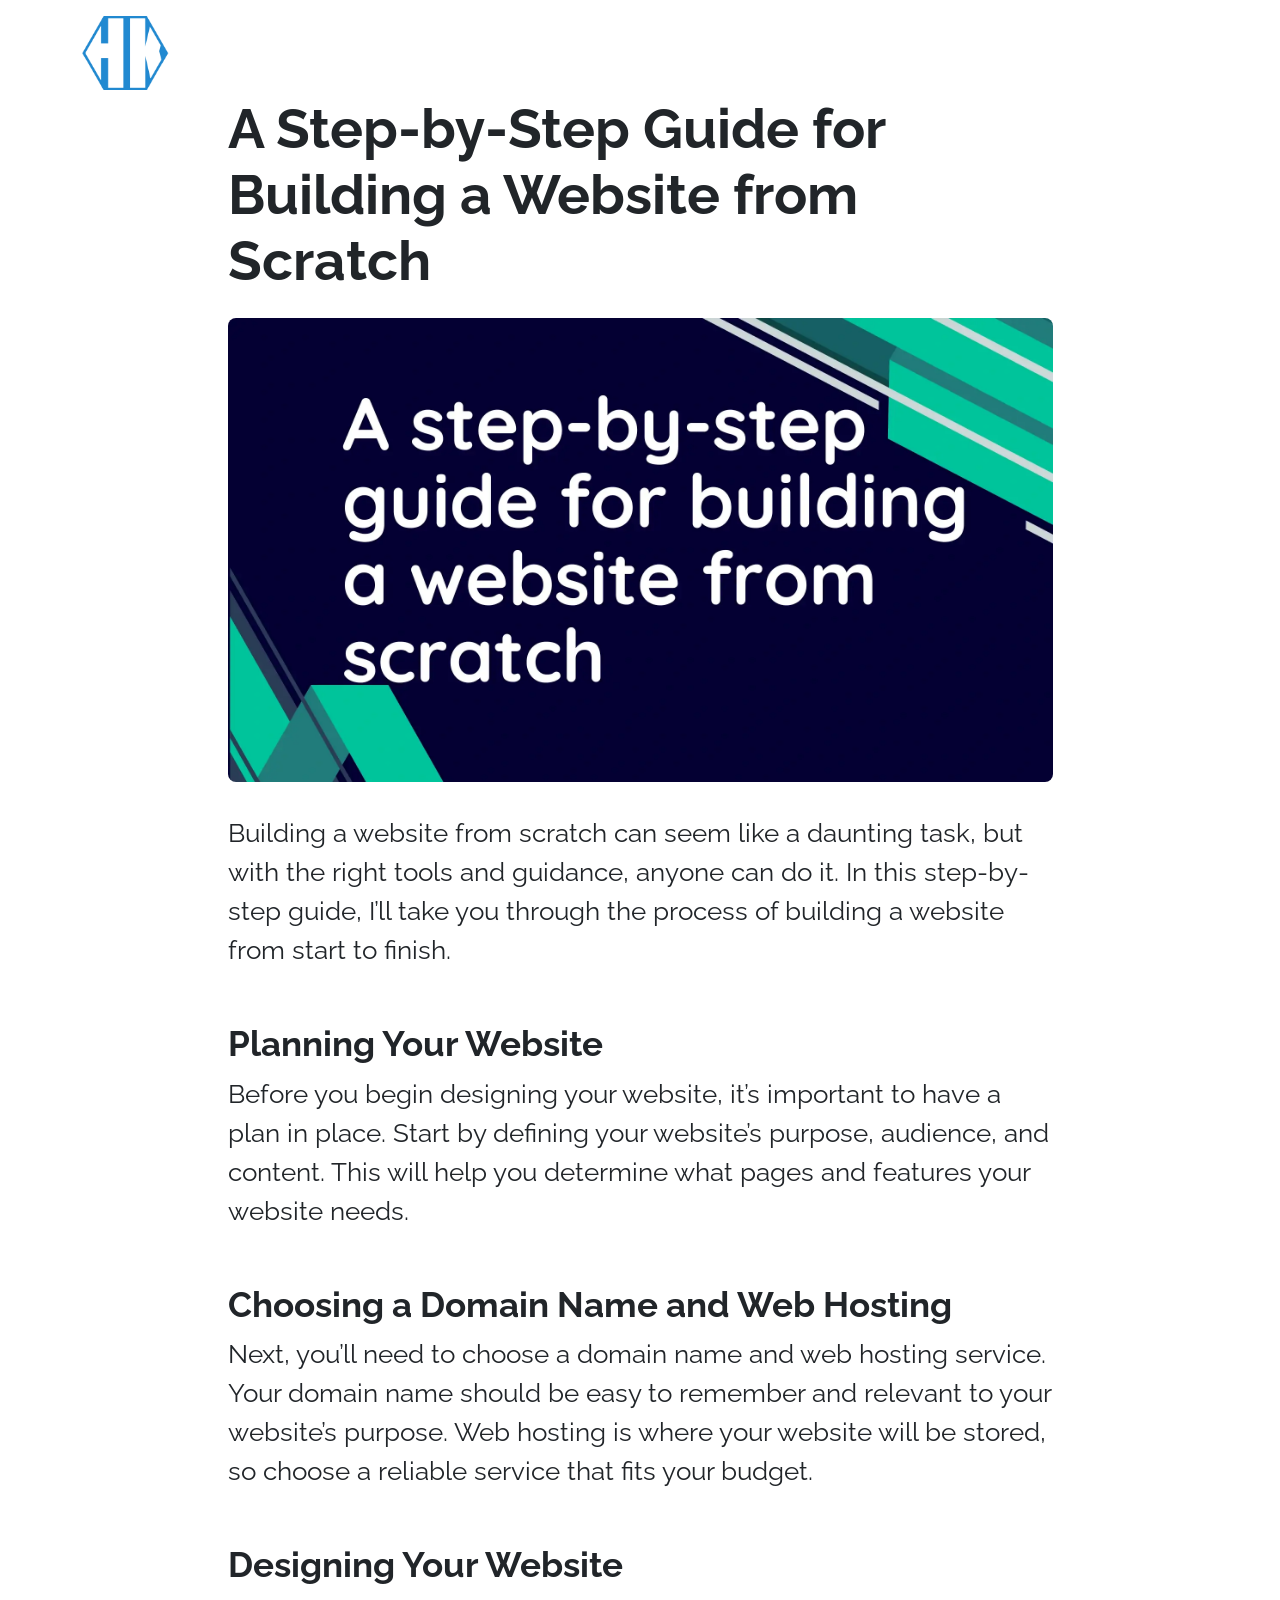
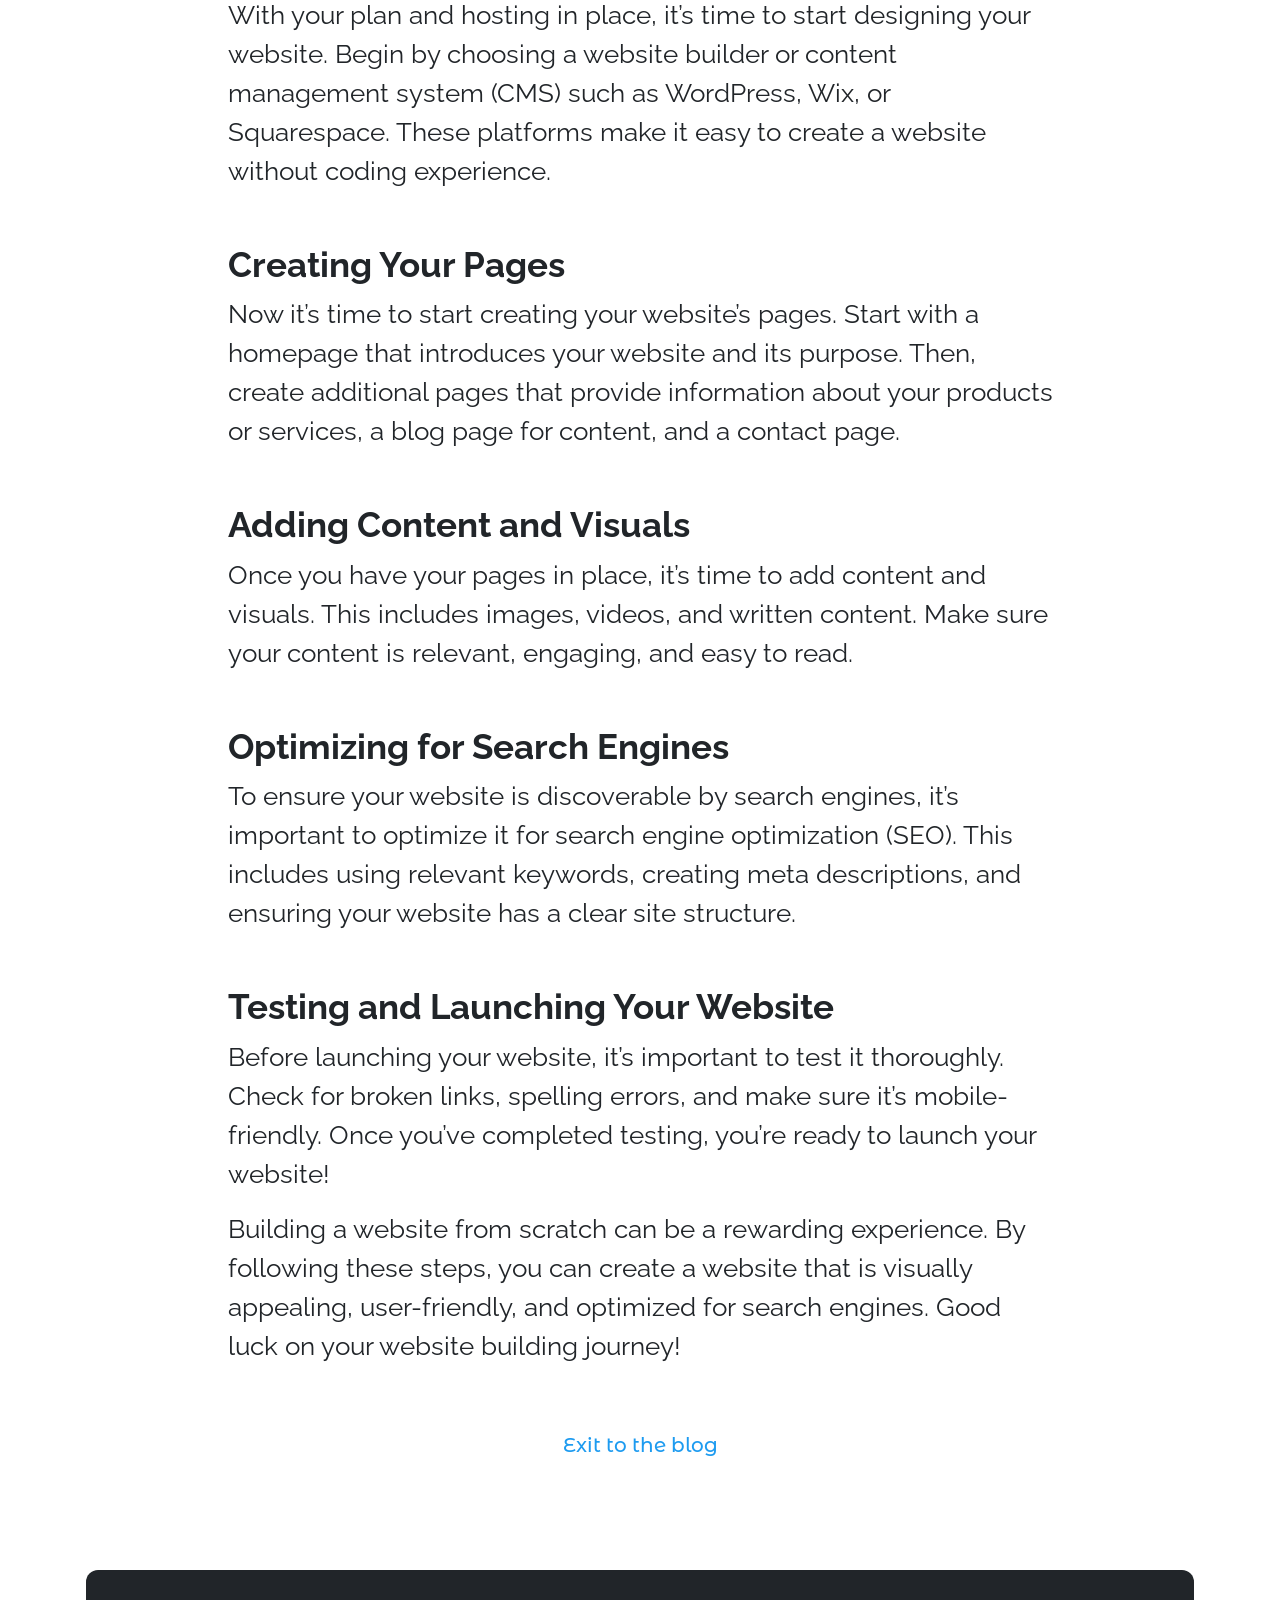
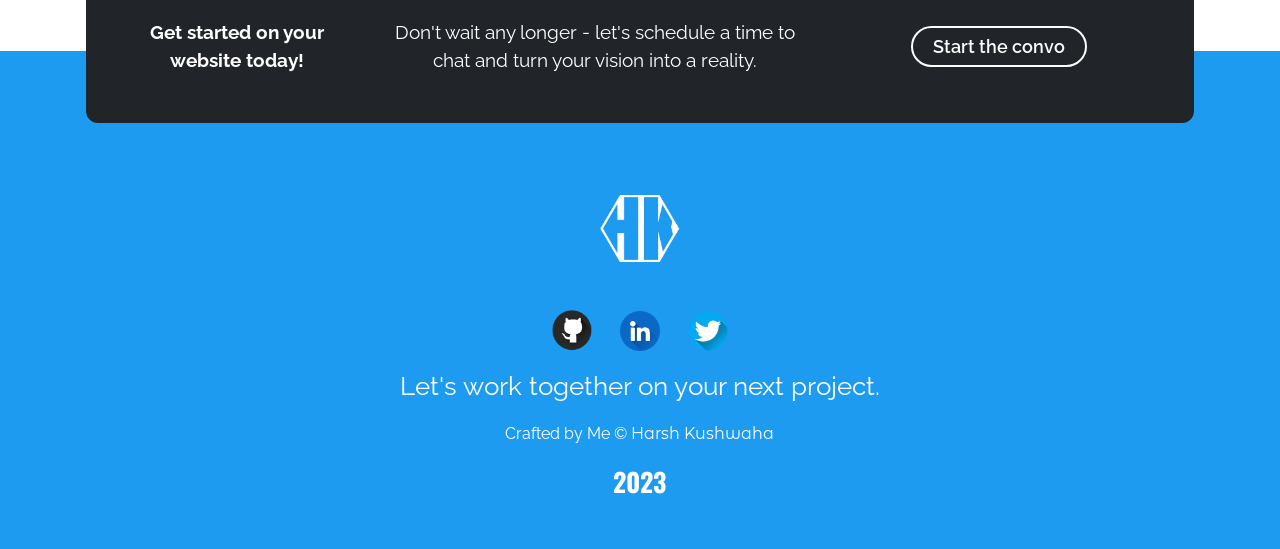
<file: blog1.html>
<!DOCTYPE html>
<html>

<head>
    <meta charset="utf-8" />
    <meta name="viewport" content="width=device-width, initial-scale=1" />

    <meta name="description"
        content="Discover the work of Harsh, a talented frontend web developer. Explore his portfolio website showcasing stunning designs and seamless functionality. Get in touch with Harsh today for your next project!">

    <meta name="keywords"
        content="frontend web developer, portfolio, web design, web development, HTML, CSS, JavaScript">

    <!--=============================== Bootstrap CDN for CSS =====================================-->
    <link href="https://cdn.jsdelivr.net/npm/bootstrap@5.0.2/dist/css/bootstrap.min.css" rel="stylesheet" />

    <!--============================== Google Fonts CDN ==============================================-->

    <link rel="preconnect" href="https://fonts.googleapis.com" />
    <link rel="preconnect" href="https://fonts.gstatic.com" crossorigin />
    <link
        href="https://fonts.googleapis.com/css2?family=Dekko&family=Josefin+Sans:wght@300;400;500;600;700&family=Oswald:wght@300;400;500;600;700&family=Raleway+Dots&family=Raleway:wght@300;400;500;600;700;800;900&family=Ubuntu:wght@300;400;500;700&display=swap"
        rel="stylesheet" />

    <!--=========================== CSS File =========================================================-->

    <link rel="stylesheet" type="text/css" href="style.css" />
    <link rel="stylesheet" type="text/css" href="responsive.css" />

    <!--========================= Favicon ========================================-->

    <link rel="icon" type="image/x-icon" href="images/favicon.ico" />

    <title>Harsh Kushwaha | Frontend Developer</title>

</head>

<body>

    <!--========================== Top Header ===============================-->

    <section class="top-bar fixed-top">
        <div class="container">
            <div class="py-3">
                <div class="row align-items-center">
                    <div class="col-6">
                        <div>
                            <a href="index.html" aria-label="homepage">
                                <img alt="..." src="images/logo2.webp" class="logo" />
                            </a>
                        </div>
                    </div>
                </div>
            </div>
        </div>
    </section>

    <div class="container mt-5">
        <div class="mx-1">
            <div class="row justify-content-center align-items-center">
                <div class="col-lg-9 mt-5">
                    <h2 class="f-2 fw-bold">A Step-by-Step Guide for Building a Website from Scratch</h2>
                    <img alt="..." src="images/blogimg1.webp" class="w-100 rounded-3 my-3">
                    <p class="f-5 mt-3 text-justify">Building a website from scratch can seem like a daunting task, but
                        with the right
                        tools and guidance, anyone can do it. In this step-by-step guide, I’ll take you through the
                        process
                        of building a website from start to finish.</p>

                    <p class="mt-5 f-4 mb-1"><b>Planning Your Website</b></p>
                    <p class="f-5 text-justify">Before you begin designing your website, it’s important to have a plan
                        in place. Start by
                        defining your website’s purpose, audience, and content. This will help you determine what pages
                        and
                        features your website needs.</p>

                    <p class="mt-5 f-4 mb-1"><b>Choosing a Domain Name and Web Hosting</b></p>
                    <p class="f-5 text-justify">Next, you’ll need to choose a domain name and web hosting service. Your
                        domain name
                        should be easy to remember and relevant to your website’s purpose. Web hosting is where your
                        website
                        will be stored, so choose a reliable service that fits your budget.</p>

                    <p class="mt-5 f-4 mb-1"><b>Designing Your Website</b></p>
                    <p class="f-5 text-justify">With your plan and hosting in place, it’s time to start designing your
                        website. Begin by
                        choosing a website builder or content management system (CMS) such as WordPress, Wix, or
                        Squarespace. These platforms make it easy to create a website without coding experience.</p>

                    <p class="mt-5 f-4 mb-1"><b>Creating Your Pages</b></p>
                    <p class="f-5 text-justify">Now it’s time to start creating your website’s pages. Start with a
                        homepage that
                        introduces your website and its purpose. Then, create additional pages that provide information
                        about your products or services, a blog page for content, and a contact page.</p>

                    <p class="mt-5 f-4 mb-1"><b>Adding Content and Visuals</b></p>
                    <p class="f-5 text-justify">Once you have your pages in place, it’s time to add content and visuals.
                        This includes
                        images, videos, and written content. Make sure your content is relevant, engaging, and easy to
                        read.
                    </p>

                    <p class="mt-5 f-4 mb-1"><b>Optimizing for Search Engines</b></p>
                    <p class="f-5 text-justify">To ensure your website is discoverable by search engines, it’s important
                        to optimize it
                        for search engine optimization (SEO). This includes using relevant keywords, creating meta
                        descriptions, and ensuring your website has a clear site structure.</p>

                    <p class="mt-5 f-4 mb-1"><b>Testing and Launching Your Website</b></p>
                    <p class="f-5 text-justify">Before launching your website, it’s important to test it thoroughly.
                        Check for broken
                        links, spelling errors, and make sure it’s mobile-friendly. Once you’ve completed testing,
                        you’re
                        ready to launch your website!</p>

                    <p class="f-5 text-justify">Building a website from scratch can be a rewarding experience. By
                        following these steps,
                        you can create a website that is visually appealing, user-friendly, and optimized for search
                        engines. Good luck on your website building journey!</p>
                </div>
            </div>
            <div class="mt-5 row justify-content-center">
                <div class="col-lg-9 text-center">
                    <a href="index.html" aria-label="Exit to the blog" class="btn-exit">Exit to the blog</a>
                </div>
            </div>
        </div>
    </div>




    <!--======================== Footer =======================================-->

    <section class="top-margin">
        <div class="container">
            <div class="row justify-content-center align-items-center bg-dark px-3 py-4 mx-1 convo-box">
                <div class="col-lg-3 col-md-10 my-4">
                    <div class="f-6 fw-bold fw-normal text-center text-white">
                        Get started on your<br> website today!
                    </div>
                </div>
                <div class="col-lg-5 col-md-10 text-center my-4">
                    <div class="f-6 fw-normal text-white">
                        Don't wait any longer - let's schedule a time to chat and turn your vision into a reality.
                    </div>
                </div>
                <div class="col-lg-4 col-md-10 my-4">
                    <div class="text-center">
                        <a href="contact.html" aria-label="contact page" class="btn-footer py-2">Start the convo</a>
                    </div>
                </div>
            </div>
        </div>


        <div class="container-fluid footer">
            <div class="row align-items-center justify-content-center mt-5">
                <div class="col-lg-8">
                    <div class="text-center my-5 pt-5">
                        <img alt="..." src="images/logo1.webp" width="80px" class="mt-5 footer-logo" />
                        <div class="mt-5 text-center footer-icon">
                            <a aria-label="my social links" href="https://github.com/theharshdev" class="me-4"><img
                                    src="images/github1.webp" alt="..." width="40px"></a>
                            <a aria-label="my social links" href="https://www.linkedin.com/in/theharshdev/"
                                class="me-4"><img src="images/linkedin.webp" alt="..." width="40px"></a>
                            <a aria-label="my social links" href="https://twitter.com/itsharshdev"><img
                                    src="images/twitter.webp" alt="..." width="40px"></a>
                            <p class="f-5 mt-3">Let's work together on your next project.</p>
                            <p class="text-center mt-3 ">Crafted by Me &#169;<span class="heading-font"> Harsh
                                    Kushwaha</span></p>
                            <p class="font-oswald f-5 fw-bold">2023</p>
                        </div>
                    </div>
                </div>
            </div>
        </div>
    </section>

    <!--===================== To Top Button ======================-->

    <button onclick="topFunction()" id="myBtn" class="btn-top" aria-label="Go to Top"><img src="images/up.webp"
            alt="..." width="42px"></button>

    <!--========================== Bootstrap CDN ====================================================-->
    <script type="text/javascript" src="main.js"></script>
    <script src="https://cdn.jsdelivr.net/npm/bootstrap@5.0.2/dist/js/bootstrap.bundle.min.js"></script>
</body>

</html>
</file>
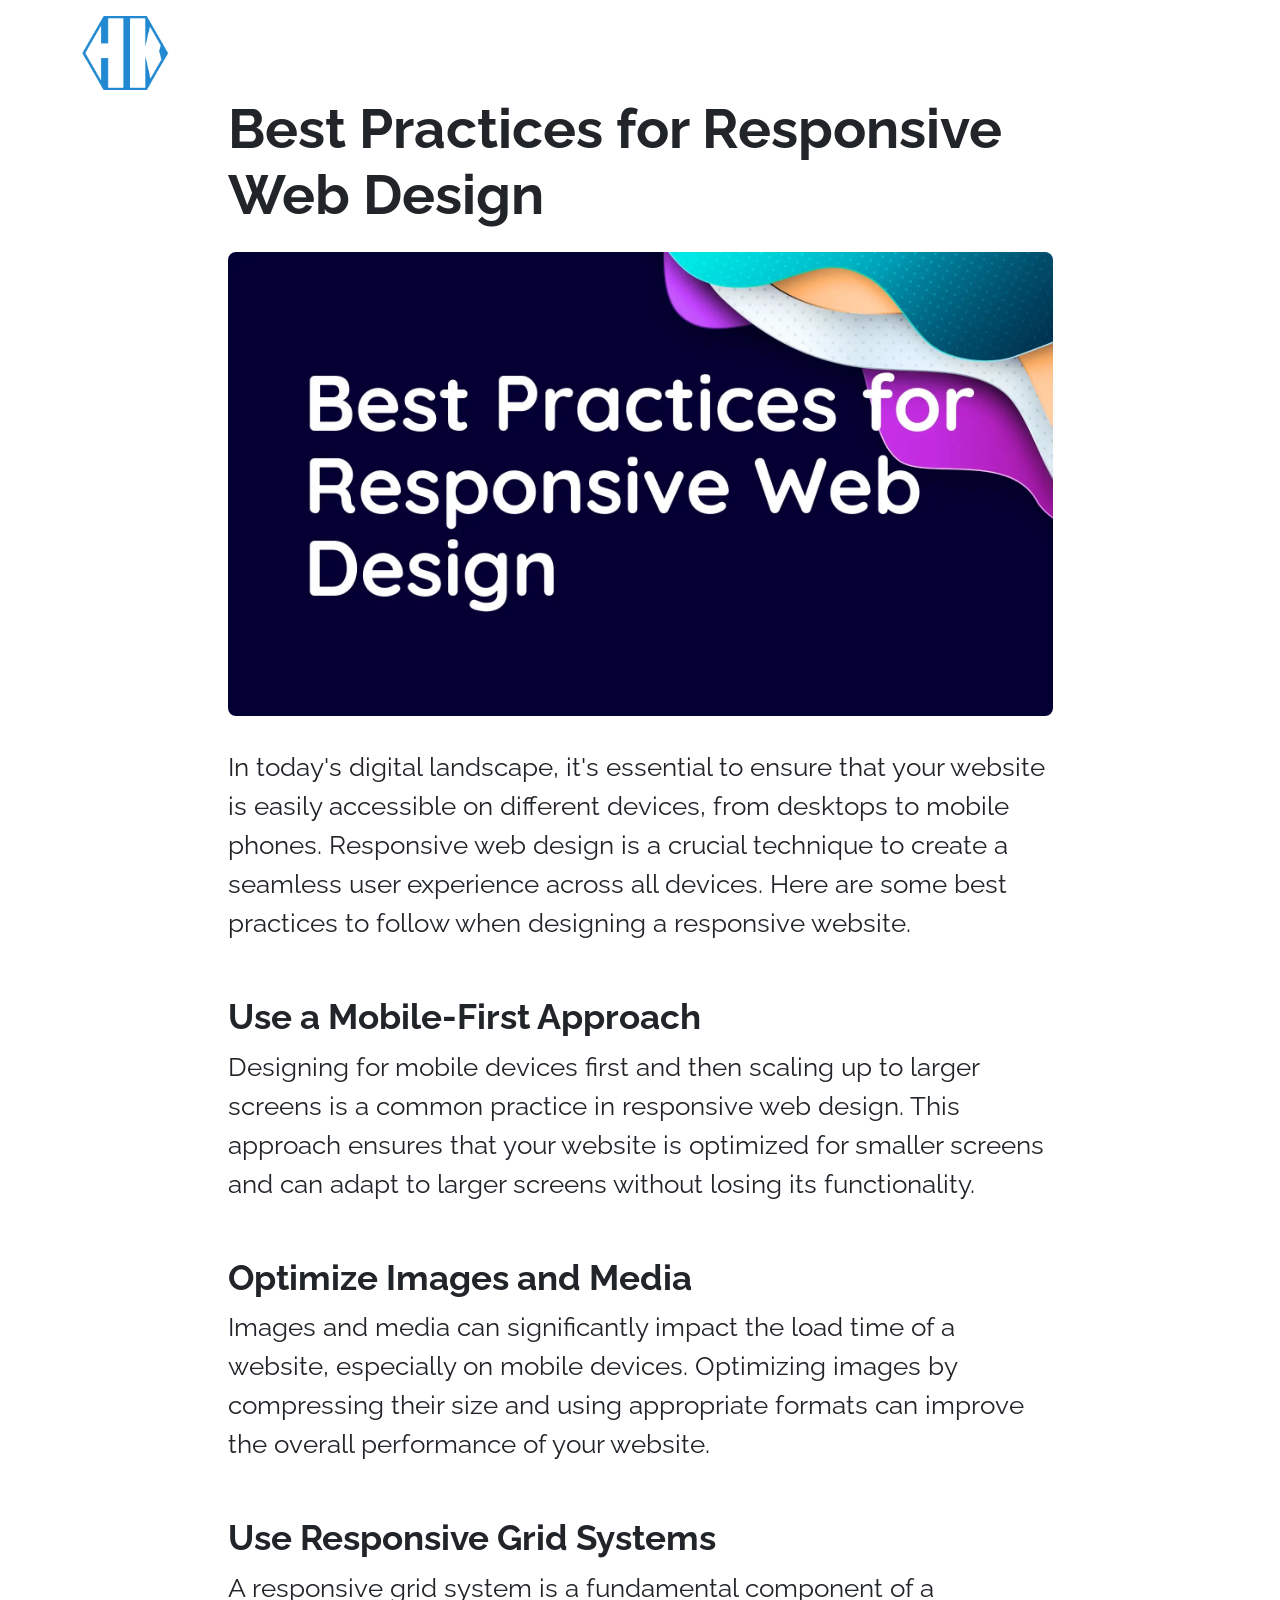
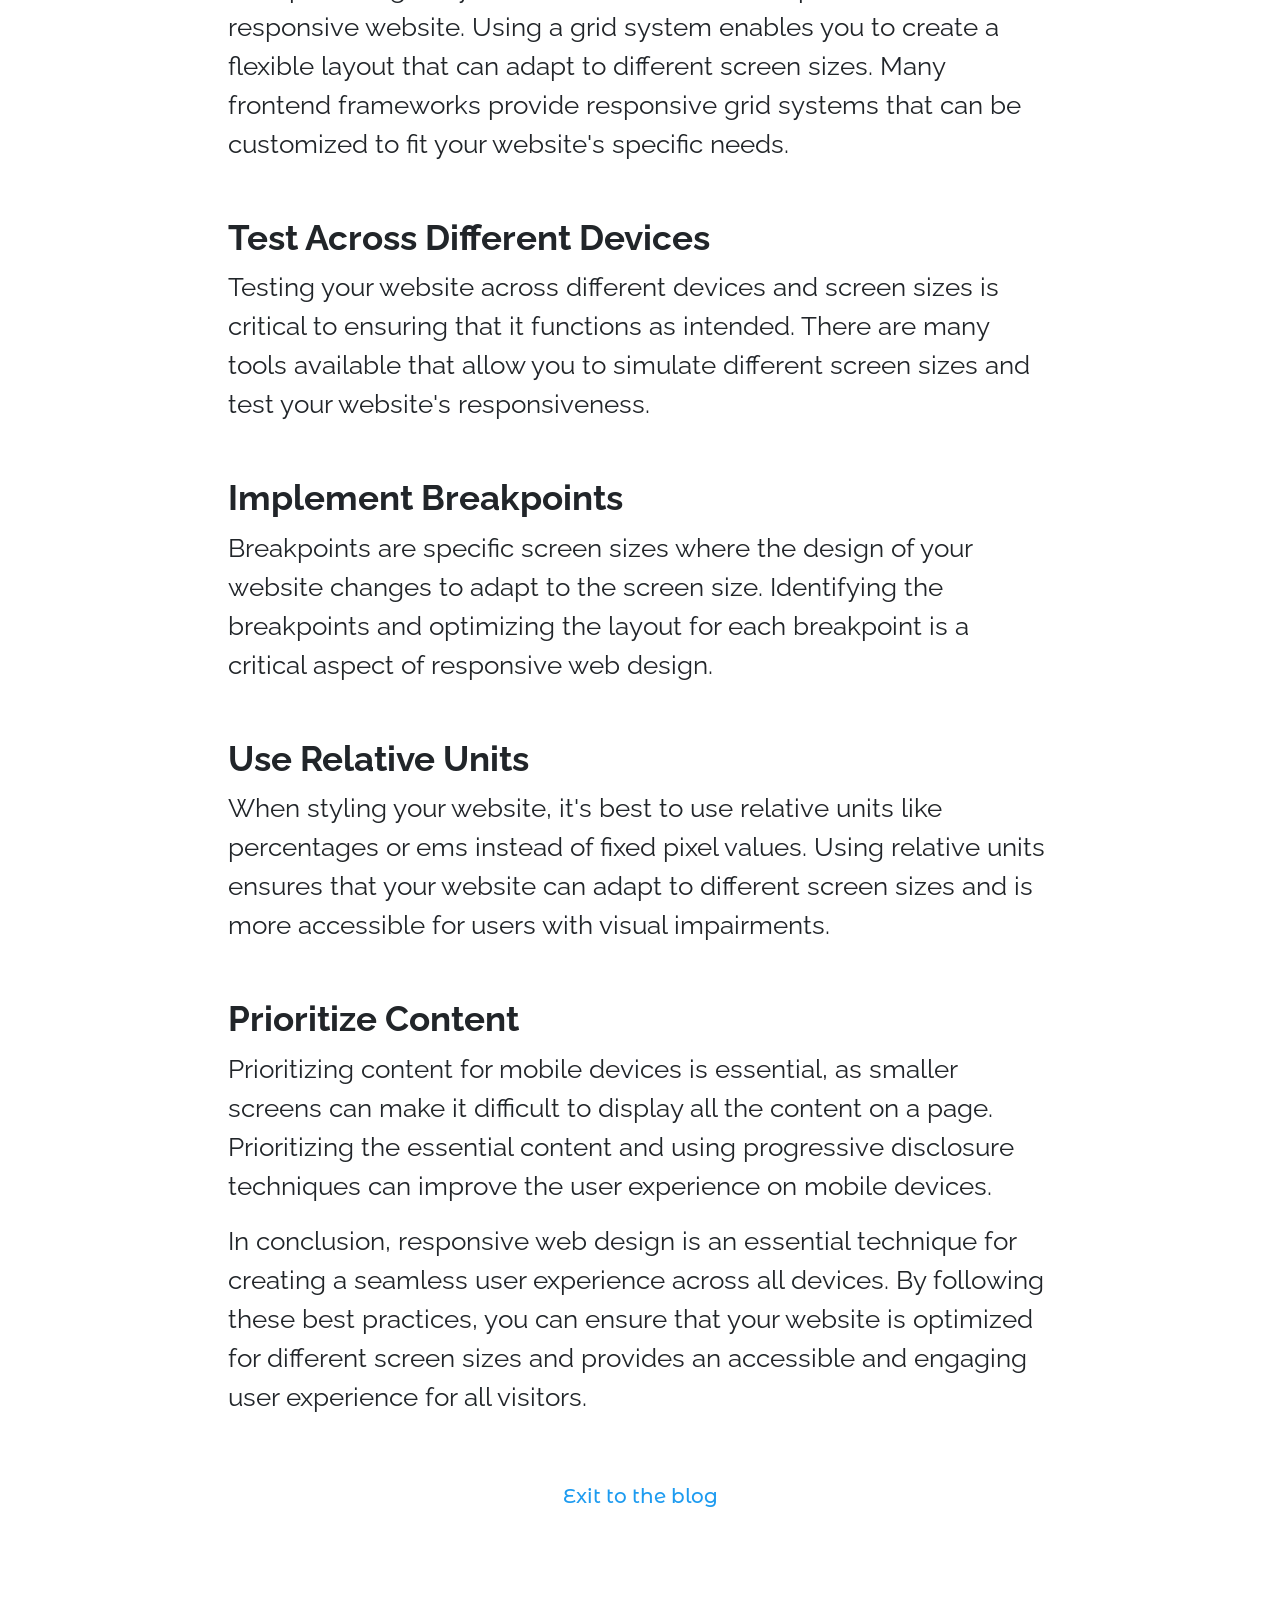
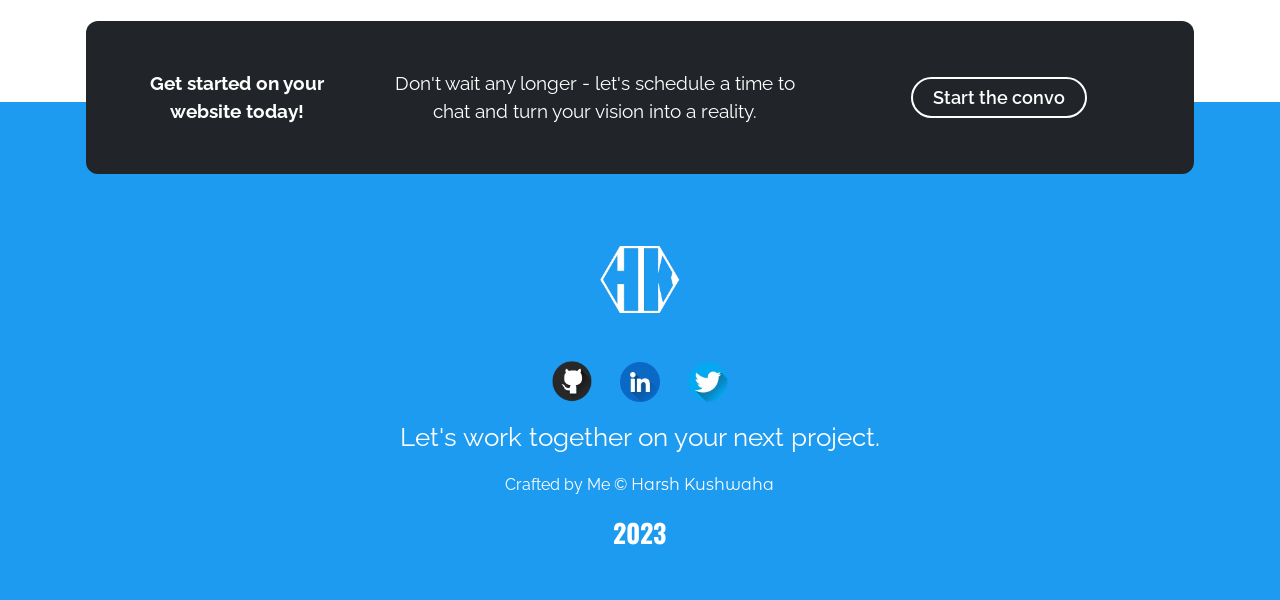
<file: blog2.html>
<!DOCTYPE html>
<html>

<head>
    <meta charset="utf-8" />
    <meta name="viewport" content="width=device-width, initial-scale=1" />

    <meta name="description"
        content="Discover the work of Harsh, a talented frontend web developer. Explore his portfolio website showcasing stunning designs and seamless functionality. Get in touch with Harsh today for your next project!">

    <meta name="keywords"
        content="frontend web developer, portfolio, web design, web development, HTML, CSS, JavaScript">

    <!--=============================== Bootstrap CDN for CSS =====================================-->
    <link href="https://cdn.jsdelivr.net/npm/bootstrap@5.0.2/dist/css/bootstrap.min.css" rel="stylesheet" />

    <!--============================== Google Fonts CDN ==============================================-->

    <link rel="preconnect" href="https://fonts.googleapis.com" />
    <link rel="preconnect" href="https://fonts.gstatic.com" crossorigin />
    <link
        href="https://fonts.googleapis.com/css2?family=Dekko&family=Josefin+Sans:wght@300;400;500;600;700&family=Oswald:wght@300;400;500;600;700&family=Raleway+Dots&family=Raleway:wght@300;400;500;600;700;800;900&family=Ubuntu:wght@300;400;500;700&display=swap"
        rel="stylesheet" />

    <!--=========================== CSS File =========================================================-->

    <link rel="stylesheet" type="text/css" href="style.css" />
    <link rel="stylesheet" type="text/css" href="responsive.css" />

    <!--========================= Favicon ========================================-->

    <link rel="icon" type="image/x-icon" href="images/favicon.ico" />

    <title>Harsh Kushwaha | Frontend Developer</title>

</head>

<body>

    <!--========================== Top Header ===============================-->

    <section class="top-bar fixed-top">
        <div class="container">
            <div class="py-3">
                <div class="row align-items-center">
                    <div class="col-6">
                        <div>
                            <a href="index.html" aria-label="homepage">
                                <img alt="..." src="images/logo2.webp" class="logo" />
                            </a>
                        </div>
                    </div>
                </div>
            </div>
        </div>
    </section>

    <div class="container mt-5">
        <div class="mx-1">
            <div class="row justify-content-center align-items-center">
                <div class="col-lg-9 mt-5">
                    <h2 class="f-2 fw-bold">Best Practices for Responsive Web Design</h2>
                    <img alt="..." src="images/blogimg2.webp" class="w-100 rounded-3 my-3">
                    <p class="f-5 text-justify mt-3">In today's digital landscape, it's essential to ensure that your
                        website is easily
                        accessible on different devices, from desktops to mobile phones. Responsive web design is a
                        crucial
                        technique to create a seamless user experience across all devices. Here are some best practices
                        to
                        follow when designing a responsive website.</p>

                    <p class="mt-5 f-4 mb-1"><b>Use a Mobile-First Approach</b></p>
                    <p class="f-5 text-justify">Designing for mobile devices first and then scaling up to larger screens
                        is a common
                        practice in responsive web design. This approach ensures that your website is optimized for
                        smaller
                        screens and can adapt to larger screens without losing its functionality.</p>

                    <p class="mt-5 f-4 mb-1"><b>Optimize Images and Media</b></p>
                    <p class="f-5 text-justify">Images and media can significantly impact the load time of a website,
                        especially on
                        mobile devices. Optimizing images by compressing their size and using appropriate formats can
                        improve the overall performance of your website.</p>

                    <p class="mt-5 f-4 mb-1"><b>Use Responsive Grid Systems</b></p>
                    <p class="f-5 text-justify">A responsive grid system is a fundamental component of a responsive
                        website. Using a grid
                        system enables you to create a flexible layout that can adapt to different screen sizes. Many
                        frontend frameworks provide responsive grid systems that can be customized to fit your website's
                        specific needs.</p>

                    <p class="mt-5 f-4 mb-1"><b>Test Across Different Devices</b></p>
                    <p class="f-5 text-justify">Testing your website across different devices and screen sizes is
                        critical to ensuring
                        that it functions as intended. There are many tools available that allow you to simulate
                        different
                        screen sizes and test your website's responsiveness.</p>


                    <p class="mt-5 f-4 mb-1"><b>Implement Breakpoints</b></p>
                    <p class="f-5 text-justify">Breakpoints are specific screen sizes where the design of your website
                        changes to adapt
                        to the screen size. Identifying the breakpoints and optimizing the layout for each breakpoint is
                        a
                        critical aspect of responsive web design.</p>

                    <p class="mt-5 f-4 mb-1"><b>Use Relative Units</b></p>
                    <p class="f-5 text-justify">When styling your website, it's best to use relative units like
                        percentages or ems
                        instead of fixed pixel values. Using relative units ensures that your website can adapt to
                        different
                        screen sizes and is more accessible for users with visual impairments.</p>

                    <p class="mt-5 f-4 mb-1"><b>Prioritize Content</b></p>
                    <p class="f-5 text-justify">Prioritizing content for mobile devices is essential, as smaller screens
                        can make it
                        difficult to display all the content on a page. Prioritizing the essential content and using
                        progressive disclosure techniques can improve the user experience on mobile devices.</p>

                    <p class="f-5 text-justify">In conclusion, responsive web design is an essential technique for
                        creating a seamless
                        user experience across all devices. By following these best practices, you can ensure that your
                        website is optimized for different screen sizes and provides an accessible and engaging user
                        experience for all visitors.</p>
                </div>
            </div>
            <div class="mt-5 row justify-content-center">
                <div class="col-lg-9 text-center">
                    <a href="index.html" aria-label="Exit to the blog" class="btn-exit">Exit to the blog</a>
                </div>
            </div>
        </div>
    </div>


    <!--======================== Footer =======================================-->

    <section class="top-margin">
        <div class="container">
            <div class="row justify-content-center align-items-center bg-dark px-3 py-4 mx-1 convo-box">
                <div class="col-lg-3 col-md-10 my-4">
                    <div class="f-6 fw-bold fw-normal text-center text-white">
                        Get started on your<br> website today!
                    </div>
                </div>
                <div class="col-lg-5 col-md-10 text-center my-4">
                    <div class="f-6 fw-normal text-white">
                        Don't wait any longer - let's schedule a time to chat and turn your vision into a reality.
                    </div>
                </div>
                <div class="col-lg-4 col-md-10 my-4">
                    <div class="text-center">
                        <a href="contact.html" aria-label="contact page" class="btn-footer py-2">Start the convo</a>
                    </div>
                </div>
            </div>
        </div>


        <div class="container-fluid footer">
            <div class="row align-items-center justify-content-center mt-5">
                <div class="col-lg-8">
                    <div class="text-center my-5 pt-5">
                        <img alt="..." src="images/logo1.webp" width="80px" class="mt-5 footer-logo" />
                        <div class="mt-5 text-center footer-icon">
                            <a aria-label="my social links" href="https://github.com/theharshdev" class="me-4"><img
                                    src="images/github1.webp" alt="..." width="40px"></a>
                            <a aria-label="my social links" href="https://www.linkedin.com/in/theharshdev/"
                                class="me-4"><img src="images/linkedin.webp" alt="..." width="40px"></a>
                            <a aria-label="my social links" href="https://twitter.com/itsharshdev"><img
                                    src="images/twitter.webp" alt="..." width="40px"></a>
                            <p class="f-5 mt-3">Let's work together on your next project.</p>
                            <p class="text-center mt-3 ">Crafted by Me &#169;<span class="heading-font"> Harsh
                                    Kushwaha</span></p>
                            <p class="font-oswald f-5 fw-bold">2023</p>
                        </div>
                    </div>
                </div>
            </div>
        </div>
    </section>

    <!--===================== To Top Button ======================-->

    <button onclick="topFunction()" id="myBtn" class="btn-top" aria-label="Go to Top"><img src="images/up.webp"
            alt="..." width="42px"></button>

    <!--========================== Bootstrap CDN ====================================================-->
    <script type="text/javascript" src="main.js"></script>
    <script src="https://cdn.jsdelivr.net/npm/bootstrap@5.0.2/dist/js/bootstrap.bundle.min.js"></script>
</body>

</html>
</file>
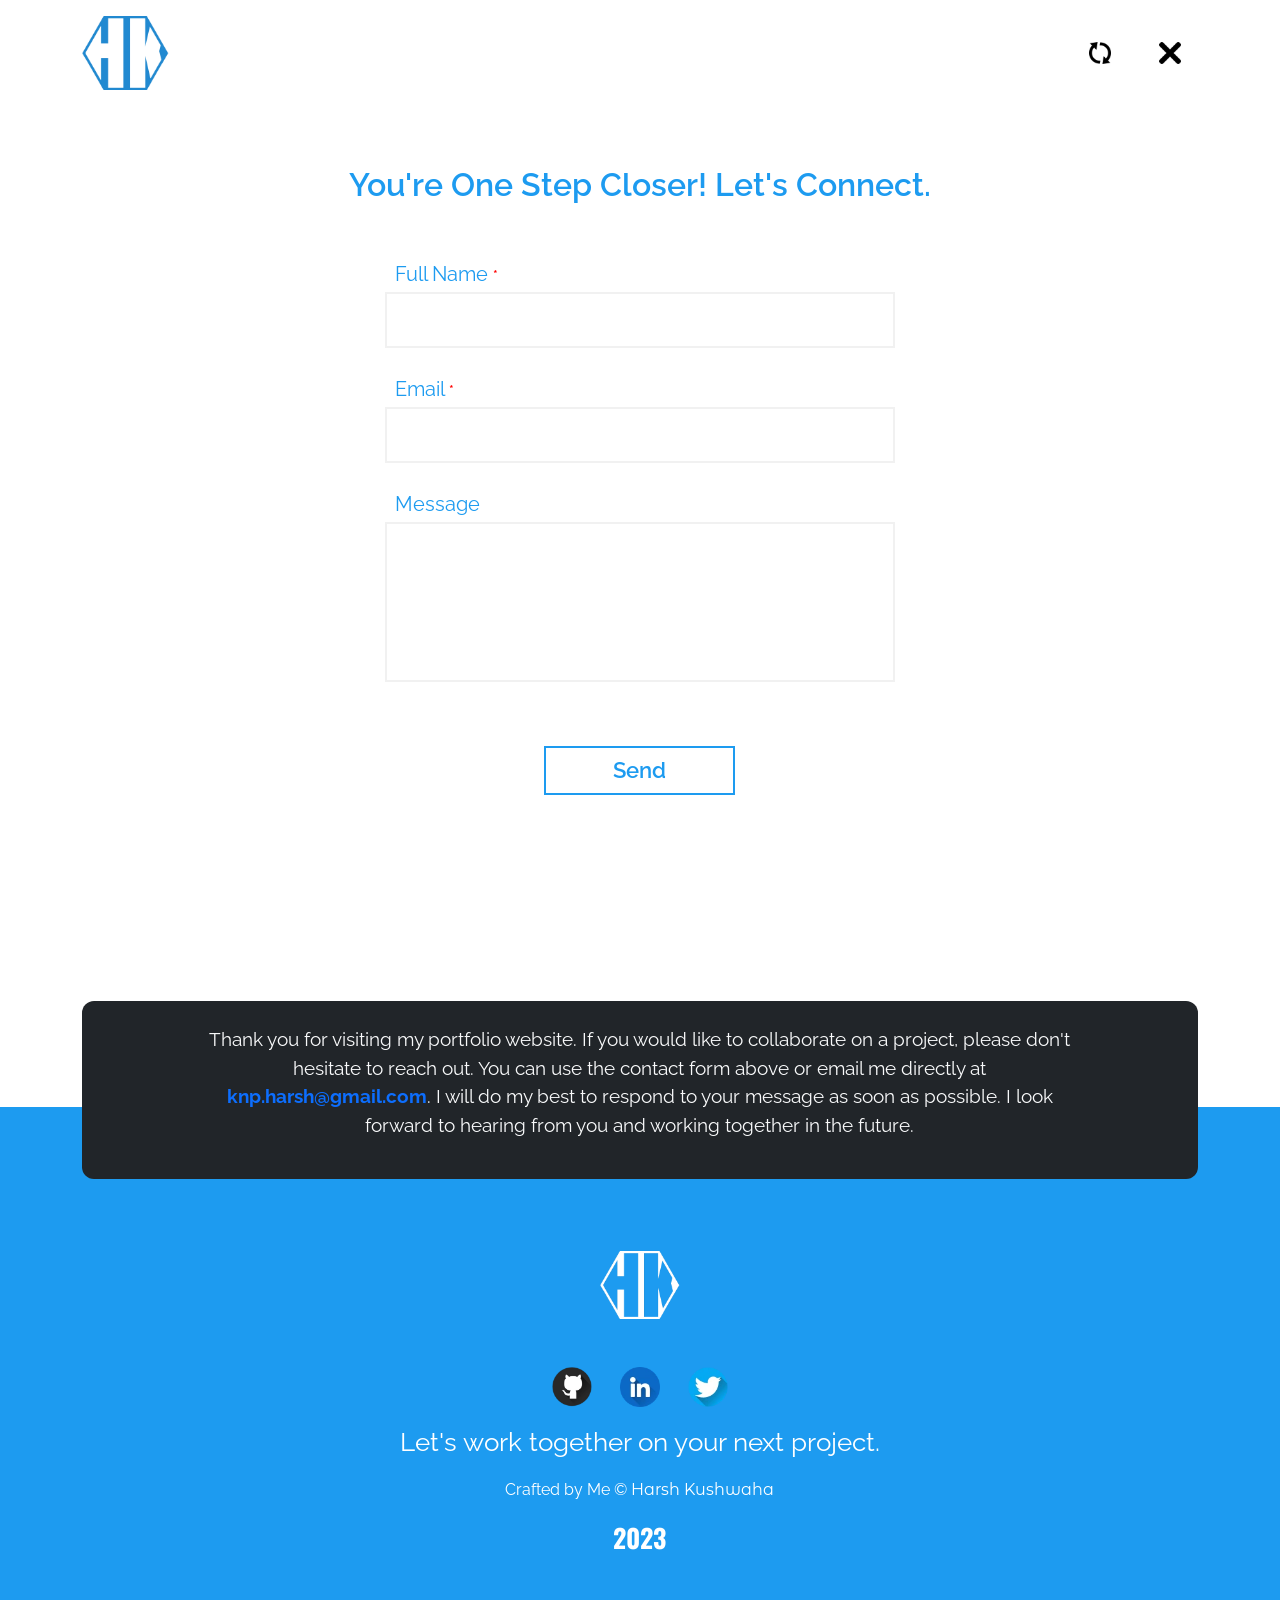
<file: contact.html>
<!DOCTYPE html>
<html>

<head>
  <meta charset="utf-8" />
  <meta name="viewport" content="width=device-width, initial-scale=1" />

  <meta name="description"
    content="Discover the work of Harsh, a talented frontend web developer. Explore his portfolio website showcasing stunning designs and seamless functionality. Get in touch with Harsh today for your next project!">

  <meta name="keywords" content="frontend web developer, portfolio, web design, web development, HTML, CSS, JavaScript">

  <!--=============================== Bootstrap CDN for CSS =====================================-->
  <link href="https://cdn.jsdelivr.net/npm/bootstrap@5.0.2/dist/css/bootstrap.min.css" rel="stylesheet" />

  <!--============================== Google Fonts CDN ==============================================-->

  <link rel="preconnect" href="https://fonts.googleapis.com" />
  <link rel="preconnect" href="https://fonts.gstatic.com" crossorigin />
  <link
    href="https://fonts.googleapis.com/css2?family=Dekko&family=Josefin+Sans:wght@300;400;500;600;700&family=Oswald:wght@300;400;500;600;700&family=Raleway+Dots&family=Raleway:wght@300;400;500;600;700;800;900&family=Ubuntu:wght@300;400;500;700&display=swap"
    rel="stylesheet" />

  <!--=========================== CSS File =========================================================-->

  <link rel="stylesheet" type="text/css" href="style.css" />
  <link rel="stylesheet" type="text/css" href="responsive.css" />

  <!--========================= Favicon ========================================-->

  <link rel="icon" type="image/x-icon" href="images/favicon.ico" />


  <title>Harsh Kushwaha | Frontend Developer</title>

</head>

<body>

  <div class="container-fluid">
    <div class="container">
      <div class="row align-items-center">
        <div class="col-6">
          <div class="mt-3">
            <a href="index.html" aria-label="homepage">
              <img alt="" src="images/logo2.webp" class="logo" />
            </a>
          </div>
        </div>
      </div>
    </div>
    <a href="index.html" aria-label="homepage" class="form-icon form-icon1">
      <img src="images/close.webp" alt="..." width="22px">
      <span class="mytooltip">Close</span>
    </a>
    <a class="form-icon form-icon2" aria-label="reset the form" onclick="refresh()">
      <img src="images/refresh.webp" alt="..." width="22px">
      <span class="mytooltip">Reload</span>
    </a>
    <div class="form-box mt-5 pt-1 mx-0">
      <h3 class="text-center form-heding1 mt-4 mx-2">You're One Step Closer! Let's Connect.</h3>
      <div class="row justify-content-center align-items-center">
        <div class="col-lg-5 col-md-6 col-sm-8">
          <form class="form" onsubmit="return formValidate()">
            <div class="row">
              <div class="col-lg-12">
                <label class="form-label">Full Name <span class="required-input" id="nameErr">*</span></label>
                <input class="form-control" name="fullname" id="name" />
              </div>
              <div class="col-lg-12">
                <label class="form-label">Email <span class="required-input" id="mailErr">*</span></label>
                <input class="form-control" name="email" id="mail" />
              </div>
              <div class="col-lg-12">
                <label class="form-label">Message</label>
                <textarea class="form-control" name="message" style="height:160px;resize: none;"></textarea>
                <div class="text-center mt-5 pt-3 mb-5 pb-5">
                  <button type="submit" class="btn-submit">Send</button>
                </div>
              </div>
            </div>
          </form>
        </div>
      </div>
    </div>
  </div>


  <!--======================== Footer =======================================-->

  <section class="top-margin">
    <div class="container">
      <div class="row justify-content-center align-items-center bg-dark px-3 py-4 mx-0 convo-box">
        <div class="col-lg-10">
          <p class="f-6 text-center text-light">Thank you for visiting my portfolio website. If you would like to
            collaborate on a
            project, please don't hesitate to reach out. You can use the contact form above or email me directly at <a
              href="mailto:knp.harsh@gmail.com" style="text-decoration: none;"><b>knp.harsh@gmail.com</b></a>. I will do
            my best to respond to your message as soon as possible. I look forward to hearing from you and working
            together in the future.</p>
        </div>
      </div>
    </div>


    <div class="container-fluid footer">
      <div class="row align-items-center justify-content-center mt-5">
        <div class="col-lg-8">
          <div class="text-center my-5 pt-5">
            <img alt="..." src="images/logo1.webp" width="80px" class="mt-5 footer-logo" />
            <div class="mt-5 text-center footer-icon">
              <a aria-label="my social links" href="https://github.com/theharshdev" class="me-4"><img
                  src="images/github1.webp" alt="..." width="40px"></a>
              <a aria-label="my social links" href="https://www.linkedin.com/in/theharshdev/" class="me-4"><img
                  src="images/linkedin.webp" alt="..." width="40px"></a>
              <a aria-label="my social links" href="https://twitter.com/itsharshdev"><img src="images/twitter.webp"
                  alt="..." width="40px"></a>
              <p class="f-5 mt-3">Let's work together on your next project.</p>
              <p class="text-center mt-3 ">Crafted by Me &#169;<span class="heading-font"> Harsh Kushwaha</span></p>
              <p class="font-oswald f-5 fw-bold">2023</p>
            </div>
          </div>
        </div>
      </div>
    </div>
  </section>

  <!--===================== To Top Button ======================-->

  <button onclick="topFunction()" id="myBtn" class="btn-top" aria-label="Go to Top"><img src="images/up.webp" alt="..."
      width="42px"></button>

  <!--========================== Bootstrap CDN ====================================================-->
  <script type="text/javascript" src="main.js"></script>
  <script src="https://cdn.jsdelivr.net/npm/bootstrap@5.0.2/dist/js/bootstrap.bundle.min.js"></script>
</body>

</html>
</file>
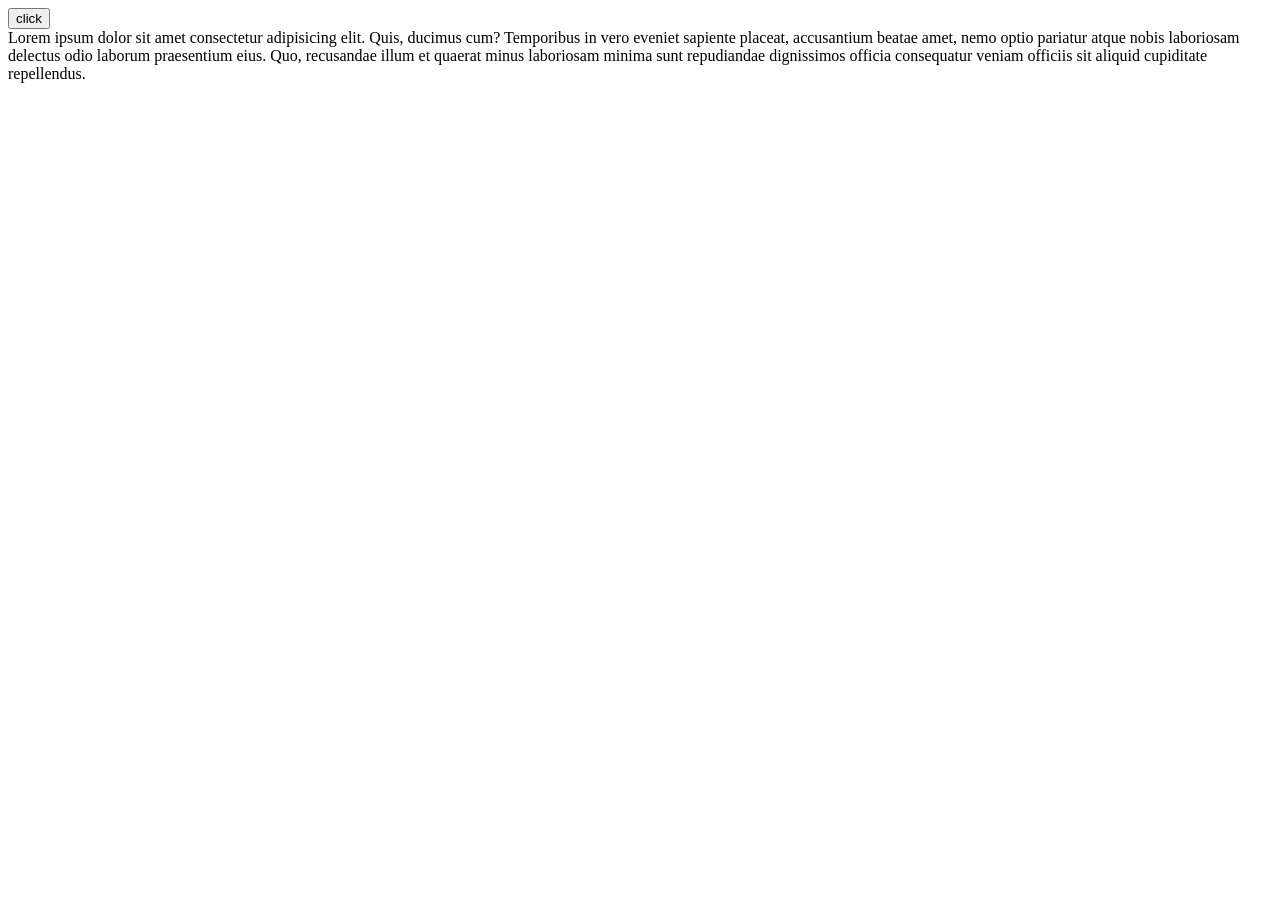
<file: divv.html>
<!DOCTYPE html>
<html lang="en">

<head>
    <meta charset="UTF-8">
    <meta http-equiv="X-UA-Compatible" content="IE=edge">
    <meta name="viewport" content="width=device-width, initial-scale=1.0">
    <title>Document</title>
    <style>
        @media(max-width:778px){
         div{
            
         }
        }
    </style>
</head>

<body>
    <button>click</button>
    <div>
        Lorem ipsum dolor sit amet consectetur adipisicing elit. Quis, ducimus cum? Temporibus in vero eveniet sapiente
        placeat, accusantium beatae amet, nemo optio pariatur atque nobis laboriosam delectus odio laborum praesentium
        eius. Quo, recusandae illum et quaerat minus laboriosam minima sunt repudiandae dignissimos officia consequatur
        veniam officiis sit aliquid cupiditate repellendus.
    </div>
    <script>
        $(document).ready(function () {
            $("button").click(function () {
                $("div").toggle(2000);
                $("button").addClass("active");
            });
        });
    </script>
</body>

</html>
</file>
<file: assets/css/style.css>
* {
  margin: 0;
  padding: 0;
  box-sizing: border-box;
  font-family: "Archivo", sans-serif;
  scroll-behavior: smooth;
  cursor: none !important;
}

::-webkit-scrollbar {
  width: 0;
  height: 0;
}

img {
  -webkit-user-drag: none;
}

input::-webkit-outer-spin-button,
input::-webkit-inner-spin-button {
  -webkit-appearance: none;
  margin: 0;
}

input[type="number"] {
  -moz-appearance: textfield;
  appearance: textfield;
}

.font1 {
  font-family: "Climate Crisis", sans-serif !important;
}

.font3 {
  font-family: "Six Caps", sans-serif !important;
}

::-moz-selection {
  color: white;
  background: #f97316;
}

::selection {
  color: white;
  background: #f97316;
}

#cursorBg,
#cursor {
  transition: 0.1s linear;
}

#cursorDot {
  transition: 0.3s linear;
}

.navTxt:hover {
  color: transparent;
  -webkit-text-stroke: 2px black;
}

.textAnimation {
  animation: textAnimation 20s linear infinite;
}

@keyframes textAnimation {
  0% {
    transform: translateX(0%);
  }
  100% {
    transform: translateX(-100%);
  }
}

.ringimgBg {
  animation: ringimgBg 10s linear infinite;
}

@keyframes ringimgBg {
  20% {
    transform: translateY(-30px);
  }
  40% {
    transform: translateY(-4px);
  }
  60% {
    transform: translateY(-30px);
  }
  80% {
    transform: translateY(-5px);
  }
  90% {
    transform: translateY(-25px);
  }
}

@media screen and (max-width: 1000px) {
  * {
    cursor: auto !important;
  }
}
</file>
<file: style.css>
@import url('https://fonts.googleapis.com/css2?family=Montserrat+Alternates:wght@300;400;500;600;700;800;900&display=swap');
* {
	margin: 0;
	padding: 0;
	font-family: 'Raleway', sans-serif;
	box-sizing: border-box;
}
:root {
	--blue: #1D9BF0;
	--light: #fff;
}
.font-oswald {
	font-family: 'Oswald', sans-serif;
}
.heading-font {
	font-family: 'Montserrat Alternates', sans-serif;
}
.decoration-none {
	color: var(--blue);
	text-decoration: none;
}
.btn-main {
	color: var(--blue);
	background-color: transparent;
	padding: 8px 25px;
	font-size: 20px;
	font-weight: 600;
	text-decoration: none;
	border: 3px solid var(--blue);
	border-radius: 50px;
	transition: 0.6s;
}
.btn-main:hover {
	background-color: var(--blue);
	color: var(--light);
}
.btn-second {
	color: var(--blue);
	background-color: transparent;
	padding: 7px 26px;
	font-size: 20px;
	font-weight: 600;
	text-decoration: none;
	border: 3px solid var(--blue);
	transition: 0.3s;
	overflow: hidden;
	position: relative;
}
.btn-second:hover {
	color: var(--light);
}
.btn-second:before {
	position: absolute;
	top: 0;
	left: auto;
	bottom: 0;
	right: 0;
	background-color: var(--blue);
	content: '';
	z-index: -2;
	transition: 0.3s;
	width: 0;
}
.btn-second:hover:before {
	right: auto;
	left: 0;
	width: 100%;
}
.btn-second:hover .fa-comment {
	color: var(--light);
}
.btn-work {
	color: var(--blue);
	padding: 6px 23px;
	font-size: 20px;
	font-weight: 600;
	text-decoration: none;
	border: 3px solid var(--blue);
	transition: 0.3s;
	border-radius: 100px;
}
.btn-work:hover {
	color: var(--light);
	background-color: var(--blue);
}
.btn-work .fa-chevron-right {
	color: var(--blue);
	transition: 0.3s;
}
.btn-work:hover .fa-chevron-right {
	transform: translateX(2px);
	color: var(--light);
}
.fa-comment {
	color: var(--blue);
}
.resume-btn {
	color: var(--blue);
	background-color: transparent;
	padding: 2px;
	margin-right: 25px;
	font-size: 20px;
	font-weight: 600;
	text-decoration: none;
	transition: 0.3s;
	position: relative;
}
.resume-btn:hover {
	color: var(--blue);
}
.resume-btn::after {
	position: absolute;
	bottom: 0;
	left: 0;
	height: 2px;
	border-radius: 10px;
	content: "";
	background-color: var(--blue);
	width: 30%;
	transition: 0.3s;
}
.resume-btn:hover::after {
	width: 100%;
}
.resume-none {
	color: var(--blue);
}
.top-bar {
	background-color: var(--light);
}
.main-heading {
	font-size: 100px;
	font-weight: 600;
	color:#c3c3c3;
}
.top-banner {
	width: 100%;
	position: relative;
	margin: 100px 0px;
}
.spell {
	color:var(--blue);
	font-size: 130px;
	font-weight: 700;
}
.mob-btn {
	display: none;
}
.btn:focus {
	box-shadow: none;
}
.logo {
	width: 87px;
}
.mainbar {
	position: relative;
	margin-top: 80px;
	background-color: transparent;
	padding-top: 155px;
	padding-bottom: 200px;
	width: 100%;
	z-index: -2;
	background-image: url('images/bg-fixed.webp');
	background-attachment: fixed;
	background-repeat: no-repeat;
	background-position: center;
	background-size: cover;
}
.mainbar:before {
	position: absolute;
	content: '';
	left: 0;
	top: -40px;
	transform: matrix(1, -0.19, 0, 3, 0, 0);
	height: 50px;
	width: 30%;
	background-color: var(--light);
}
.mainbar:after {
	position: absolute;
	right: 0;
	content: '';
	top: -40px;
	transform: matrix(1, 0.082, 0, 3, 0, 0);
	height: 50px;
	width: 70.5%;
	background-color: var(--light);
}
.work-section {
	background-color: var(--light);
	border-radius: 12px;
	z-index: 2;
	margin-top: -140px;
}
.work-text {
	color: var(--blue);
	font-size: 30px;
	font-weight: 500;
	text-align: center;
	margin-bottom: 0;
}
.work-p {
	padding-top: 70px;
}
/*================ CSS for Text Selection ========================*/

::-moz-selection {
	color: var(--blue);
	background: #93ceff;
}
::selection {
	color: var(--blue);
	background: #93ceff;
}
/*================= CSS for Social Links ===========================*/

.social {
	position: absolute;
	top: 50%;
	right: 30px;
	transform: translateY(-50%);
	z-index: 2;
}
.social ul li {
	list-style: none;
	margin-top: 13px;
	text-align: right;
}
.social-text {
	visibility: hidden;
}
.social-link {
	text-decoration: none;
}
.social-link i {
	color: var(--blue);
	font-size: 29px;
	border-radius: 50px;
	padding: 8px;
	transition: 0.4s;
}
.social-link:hover i {
	transform: scale(1.2);
}
.social-link:hover .social-text {
	display: inline-block;
	visibility: visible;
	margin-right: -18px;
	font-size: 15px;
	font-weight: 600;
	color: var(--blue);
	transform: rotate(90deg);
}
.fa-mug-hot {
	font-size: 24px;
	color: var(--blue);
	padding: 0;
}
.fa-file {
	display: none;
}
/*============== CSS for Font Sizes ====================*/

.f-1 {
	font-size: 80px;
}
.f-2 {
	font-size: 55px;
}
.f-3 {
	font-size: 42px;
}
.f-4 {
	font-size: 35px;
}
.f-5 {
	font-size: 26px;
}
.f-6 {
	font-size: 19px;
}
.f-7 {
	font-size: 15px;
}
.myimage {
	width: 310px;
}

/*============================ CSS for Recent Work =======================================*/

.workbox {
	position: relative;
	width: 100%;
	height: 100%;
	overflow: hidden;
	transition: 0.4s;
	border-radius: 7px;
	box-shadow: rgba(100, 100, 111, 0.4) 0px 7px 29px 0px;
}
.workbox:hover {
	transform: translateY(-14px);
	box-shadow: rgba(0, 0, 0, 0.6) 0px 19px 38px, rgba(0, 0, 0, 0.22) 0px 15px 12px;
}
.workbox-img {
	filter: saturate(0);
}
.workbox-text {
	display: flex;
	transition: 0.3s;
	justify-content: center;
	align-items: center;
	position: absolute;
	top: -50%;
	left: 50%;
	transform: translate(-50%, -50%);
	height: 100%;
	width: 100%;
	background-color: rgba(0, 0, 0, 0.6);
}
.workbox:hover .workbox-text {
	top: 50%;
}
.workbox-text a {
	color: var(--light);
	font-size: 30px;
}
.my-margin {
	margin-top: 50px;
}
/*============= CSS for Dark Mode Button ===================*/

.dark-toggler {
	position: fixed;
	bottom: 0px;
	left: 8px;
	padding: 11px 16px;
}
.dark-toggler button {
	background-color: transparent;
	border: none;
	font-size: 37px;
}
.toggle-text {
	display: block;
	position: fixed;
	bottom: 115px;
	font-size: 15px;
	left: -50px;
	transform: rotate(-90deg);
}
/*==================== CSS for Scrollbar ======================*/

::-webkit-scrollbar {
	width: 6px;
}
::-webkit-scrollbar-track {
	background: var(--light);
}
::-webkit-scrollbar-thumb {
	background: var(--blue);
}
::-webkit-scrollbar-thumb:hover {
	background: #001870;
}
/*=================== CSS for To Top Button ========================*/

.btn-top {
	position: fixed;
	bottom: 3px;
	right: 3px;
	z-index: 10;
	border: none;
	padding: 10px 16px;
	font-size: 27px;
	background-color: transparent;
	transition: 0.4s;
}
.btn-top i {
	color: gray;
}
.fixed-bg-text {
	overflow: hidden;
	height: 95px;
	border-top: 2px solid var(--blue);
	position: relative;
	transition: 0.5s;
}
.fixed-bg-text:hover {
	cursor: pointer;
}
.my-name {
	position: absolute;
	font-size: 200px;
	font-weight: 900;
	top: -135px;
	left: 50%;
	transform: translateX(-50%);
	transition: 0.5s;
	opacity: 0.5;
	color: var(--blue);
}
.name-cover {
	color: var(--blue);
	margin-top: 150px;
	margin-bottom: 50px;
	line-height: 37px;
}
.collab-row img {
	filter: saturate(0);
	transition: 0.2s;
}
.collab-row img:hover {
	filter: saturate(1);
}
.blog-aside h3 {
	color: var(--blue);
	font-size: 100px;
	font-weight: 600;
	margin-bottom: 0px;
}
.blog-aside a {
	text-decoration: none;
	color: var(--blue);
	font-size: 24px;
	font-weight: 500;
	display: block;
	transition: 0.3s;
}
.blog-aside a:hover {
	color: #1473E0;
	transform: translateX(-7px);
}
/*====================== Conatact page css ===============================*/

.form-control {
	box-shadow: none;
	background: transparent;
	border: 2px solid #f1f1f1;
	border-radius: 0;
	font-family: 'Raleway', sans-serif;
	margin-bottom: 26px;
	padding: 11px;
	background: transparent;
	font-size: 20px;
	color: rgb(73, 73, 73);
}
.form-control:focus {
	box-shadow: none;
	color: rgb(73, 73, 73);
	background: transparent;
	font-family: 'Raleway', sans-serif;
	border: 2px solid var(--blue);
}
.form-label {
	color: var(--blue);
	font-family: 'Raleway', sans-serif;
	font-size: 20px;
	font-weight: 400;
	margin-left: 10px;
	margin-bottom: 3px;
}
.btn-submit {
	padding: 6px 67px;
	color: var(--blue);
	font-size: 22px;
	font-weight: 600;
	background: transparent;
	border: 2px solid var(--blue);
	font-family: 'Raleway', sans-serif;
	border-radius: 0;
	position: relative;
	z-index: 2;
	overflow: hidden;
	text-decoration: none;
}
.btn-submit:hover {
	color: var(--light);
}
.btn-submit:before {
	position: absolute;
	top: 0;
	bottom: 0;
	left: 0;
	content: '';
	background: var(--blue);
	width: 0;
	z-index: -1;
	transition: 0.2s;
}
.btn-submit:hover:before {
	width: 50%;
}
.btn-submit:after {
	position: absolute;
	top: 0;
	right: 0;
	bottom: 0;
	content: '';
	background: var(--blue);
	width: 0;
	z-index: -1;
	transition: 0.2s;
}
.btn-submit:hover:after {
	width: 50%;
}
.fa-paper-plane {
	transition: 0.3s;
}
.btn-submit:hover .fa-paper-plane {
	transform: translateX(5px);
	color: var(--light);
}
.required-input {
	color: red;
	font-size: 14px;
	font-weight: 600;
}
.form-icon {
	color: var(--blue);
	font-size: 25px;
	height: 40px;
	width: 40px;
	line-height: 40px;
	text-align: center;
	text-decoration: none;
}
.form-icon:hover {
	color: var(--blue);
}
.form-icon1 {
	position: absolute;
	font-size: 32px;
	top: 30px;
	right: 90px;
	cursor: pointer;
}
.form-icon2 {
	position: absolute;
	top: 30px;
	right: 160px;
	cursor: pointer;
}
.form-icon:hover .mytooltip {
	visibility: visible;
	cursor: pointer;
}
.form-heding1 {
	font-size: 32px;
	font-weight: 600;
	color: var(--blue);
	margin-bottom: 55px;
}
.fa-rotate-right {
	color: var(--blue);
}
.fa-xmark {
	color: var(--blue);
}
.fa-paper-plane {
	color: var(--blue);
}
.mytooltip {
	font-size: 12px;
	position: relative;
	top: -18px;
	color: var(--blue);
	visibility: hidden;
}
.convo-box {
	border-radius: 12px;
	margin-bottom: -120px;
	z-index: 2;
	position: relative;
}
.my-text-end {
	text-align: right;
}
.my-text-start {
	text-align: left;
}
.footer {
	background-color: var(--blue);
	color: var(--light);
	position: relative;
}
.footer p {
	color: var(--light);
}
.footer-icon i {
	border-radius: 50%;
	width: 50px;
	color: var(--light);
	text-decoration: none;
	font-size: 33px;
	height: 50px;
	line-height: 50px;
	transition: 0.2s;
}
.footer-icon i:hover {
	transform: scale(1.1);
}
.footer span {
	color: var(--light);
}
/*==================== CSS for Blogs ======================*/

.bg-blog {
	position: relative;
	border-radius: 9px;
	overflow: hidden;
	transition: 0.5s;
	box-shadow: rgba(50, 50, 93, 0.25) 0px 13px 27px -5px, rgba(0, 0, 0, 0.3) 0px 8px 16px -8px;
}
.bg-blog:hover {
	transform: translateY(15px);
	box-shadow: rgba(0, 0, 0, 0.4) 0px 40px 90px;
}
.blog-cat {
	position: absolute;
	top: -50px;
	right: 10px;
	padding: 6px 20px;
	background-color: var(--blue);
	border-radius: 100px;
	z-index: 2;
	transition: 0.4s;
}
.blog-cat a {
	color: var(--light);
	font-size: 18px;
	font-weight: 700;
	text-decoration: none;
}
.bg-blog:hover .blog-cat {
	top: 13px;
}
.overflow-image img {
	transition: 0.6s;
}
.bg-blog:hover .overflow-image img {
	transform: scale(1.07);
}
.btn-mine {
	background-color: transparent;
	color: var(--blue);
	text-decoration: none;
	font-size: 18px;
	font-weight: 600;
}
.btn-mine:hover {
	color: lightgray;
}
.overflow-image {
	overflow: hidden;
}
.bgrelative-box {
	position: absolute;
	top: 0;
	left: 18%;
}
.blog-tittle a {
	color: black;
	text-decoration: none;
	font-size: 22px;
	font-weight: 600;
	line-height: 22px;
	margin-bottom: 15px;
	transition: 0.3s;
}
.blog-tittle a:hover {
	color: var(--blue);
}
.bg-blog1 {
	top: -80px;
}
.bg-blog-background {
	background-image: url('images/bgrelative.webp');
	width: 100%;
	background-position: center;
	background-size: cover;
	background-repeat: no-repeat;
	padding-top: 70px;
}
.btn-exit {
	color: var(--blue);
	font-size: 20px;
	text-decoration: none;
	font-weight: 500;
	font-family: 'Montserrat Alternates', sans-serif;
	transition: 0.3s;
}
.btn-exit:hover {
	color: #1473E0;
}
.top-margin {
	margin-top: 110px;
}
.social2 {
	display: none;
}
.social2 a {
	margin: 4px 8px;
}
.text-end-my {
	text-align: right;
}
/* CSS for FAQ Section Starts ------------------- */

.accordion-button:not(.collapsed)::after {
	background-image: url('images/dropdown.webp');
}
.accordion-button::after {
	background-image: url('images/dropdown.webp');
}
.accordion-button {
	padding: 14px 0;
	color: var(--blue);
	font-size: 22px;
	font-weight: 600;
	background-color: transparent;
	box-shadow: none;
}
.accordion-button:not(.collapsed) {
	color: var(--blue);
	font-size: 22px;
	font-weight: 600;
	background-color: transparent;
	border-bottom: 2px solid var(--blue);
	box-shadow: none;
}
.accordion-item {
	background-color: transparent;
	border: none;
	margin-bottom: 20px;
}
.accordion-button:focus {
	z-index: 3;
	box-shadow: none;
	border-color: var(--blue);
}
.accordion-body {
	margin-top: 10px;
	padding: 5px 8px;
	font-size: 18px;
}
/* CSS for Owl Carousel ------------------*/

.owl-carousel .owl-item img {
	display: inline;
	border-radius: 6px;
	width: 100px;
	border-radius: 500px;
}
.owl-theme .owl-dots .owl-dot span {
	background: var(--blue);
}
.owl-theme .owl-dots .owl-dot.active span {
	background: #1473E0;
}
.owl-theme .owl-dots .owl-dot:hover span {
	background: #1473E0;
}
.owl-carousel {
	position: relative;
}
.text-review {
	color: var(--blue);
	text-decoration: none;
	font-weight: 600;
}
.text-review:hover {
	color: var(--blue);
}
.btn-footer {
	color: var(--light);
	background-color: transparent;
	border: 2px solid var(--light);
	text-decoration: none;
	border-radius: 100px;
	padding: 20px;
	font-size: 18px;
	font-weight: 600;
}
.btn-footer:hover {
	color: var(--light);
	background-color: var(--blue);
}
.fa-earth-asia, .fa-connectdevelop, .fa-circle-nodes, .main-p {
	color: var(--light);
}

/* CSS for Gallery -------------------------- */

.gallery-img{
	box-shadow: rgba(0, 0, 0, 0.1) 0px 20px 25px -5px, rgba(0, 0, 0, 0.04) 0px 10px 10px -5px;
	transition: 0.5s;
}
.gallery-img:hover{
    transform:scale(.95);
    box-shadow: rgb(38, 57, 77) 0px 20px 30px -10px;
}
.cup-gif{
	display: none;
}
</file>
<file: responsive.css>
/*============================== Media(max-width:1400px) ========================================*/

@media(max-width:1400px) {
	.main-heading {
		font-size: 90px;
		line-height: 75px;
		margin-bottom: 30px;
	}
	.spell {
		font-size: 110px;
	}
}
/*=============================== media(max-width:1200px) ======================================*/

@media(max-width:1200px) {
	.my-name {
		font-size: 160px;
		top: -110px;
	}
	.top-margin {
		margin-top: 90px;
	}
}
/*============================== media(max-width:992px) =========================================*/

@media(max-width:992px) {
	.main-heading {
		font-size: 70px;
		font-weight: 600;
		line-height: 55px;
		margin-bottom: 20px;
	}
	.spell {
		font-size: 100px;
	}
	.dark-toggler {
		position: fixed;
		bottom: -4px;
		left: 6px;
	}
	.dark-toggler button {
		font-size: 30px;
	}
	.toggle-text {
		display: block;
		position: fixed;
		bottom: 90px;
		font-size: 12px;
		left: -41px;
		transform: rotate(-90deg);
	}
	.my-name {
		font-size: 130px;
		top: -90px;
	}
	.name-cover {
		color: var(--blue);
		margin-top: 50px;
		margin-bottom: 30px;
		line-height: 37px;
	}
	.form-icon1 {
		position: absolute;
		font-size: 29px;
		top: 20px;
		right: 10px;
	}
	.form-icon2 {
		position: absolute;
		font-size: 24px;
		top: 20px;
		right: 60px;
	}
	.form-heding1 {
		font-size: 29px;
		font-weight: 600;
		color: var(--blue);
		margin-bottom: 30px;
	}
	.my-text-end {
		text-align: center;
	}
	.my-text-start {
		text-align: center;
	}
	.workbox-r:hover {
		transform: translate(0px, 0px);
	}
	.workbox-l:hover {
		transform: translate(0px, 0px);
	}
	.text-end-my {
		text-align: center;
	}
}
/*============================= media(max-width:768px) ========================================*/

@media(max-width:768px) {
	.main-heading {
		font-size: 70px;
		font-weight: 600;
	}
	.resume-none {
		display: none;
	}
	.resume-btn::after{
		height: 0px;
	}
	.cup-gif{
		display: inline-block;
	}
	.spell {
		font-size: 100px;
		font-weight: 700;
	}
	.mob-btn {
		display: inline-block;
		margin-top: -20px;
	}
	.pc-btn {
		display: none;
	}
	.logo {
		width: 57px;
	}
	.social {
		right: 15px;
	}
	.social-link i {
		font-size: 27px;
	}
	.btn-main {
		padding: 0;
		font-size: 16px;
		border: none;
	}
	.f-1 {
		font-size: 50px;
	}
	.f-2 {
		font-size: 32px;
	}
	.f-3 {
		font-size: 30px;
	}
	.f-4 {
		font-size: 28px;
	}
	.f-5 {
		font-size: 22px;
	}
	.f-6 {
		font-size: 18px;
	}
	.f-7 {
		font-size: 14px;
	}
	.my-name {
		font-size: 90px;
		top: -60px;
	}
	.bg-blog1 {
		top: 0px;
	}
	.bg-blog-background {
		padding-top: 0;
	}
	.blog-aside h3 {
		font-size: 80px;
	}
	.text-justify {
		text-align: justify;
	}
	.btn-work {
		padding: 5px 18px;
		font-size: 14px;
		font-weight: 500;
		border: 2px solid var(--blue);
	}
	.btn-main:hover {
		background-color: transparent;
		color: var(--blue);
	}
	.top-banner {
		margin: 60px 0px;
	}
	.mainbar {
		margin-top:0px;
	}
}
/*============================= media(max-width:576px) =========================================*/

@media(max-width:576px) {
	.main-heading {
		font-size: 50px;
	}
	.social2 {
		display: block;
	}
	.social {
		display: none;
	}
	.spell {
		font-size: 70px;
	}
	.btn-main {
		font-size: 13px;
		border: none;
	}
	.btn-main:hover {
		background-color: transparent;
		color: var(--blue);
	}
	.resume-btn {
		padding: 2px;
		margin-right: 0;
		font-size: 17px;
		font-weight: 600;
	}
	.myimage {
		width: 250px;
	}
	.my-name {
		font-size: 60px;
		top: -40px;
	}
	.form-heding1 {
		font-size: 23px;
		font-weight: 700;
		color: var(--blue);
		margin-bottom: 34px;
	}
	.mainbar {
		padding-top: 120px;
		padding-bottom: 170px;
	}
	.f-1 {
		font-size: 40px;
	}
	.f-2 {
		font-size: 27px;
	}
	.f-3 {
		font-size: 23px;
	}
	.f-4 {
		font-size: 20px;
	}
	.f-5 {
		font-size: 19px;
	}
	.f-6 {
		font-size: 18px;
	}
	.f-7 {
		font-size: 13px;
	}
	.blog-tittle a {
		font-size: 17px;
		font-weight: 600;
		line-height: 18px;
	}
}
/*============================ media(max-width:390px) ================================*/

@media(max-width:390px) {
	.fa-file {
		display: inline-block;
		font-size: 25px;
		color: var(--blue);
	}
	.resume-btn::after {
		height: 0;
	}
	.btn-submit {
		padding: 6px 57px;
	}
	.blog-aside h3 {
		font-size: 40px;
	}
	.blog-aside a {
		font-size: 20px;
	}
	.main-heading {
		font-size: 40px;
		line-height: 34px;
	}
	.spell {
		font-size: 60px;
	}
	.social-link i {
		font-size: 23px;
	}
	.my-name {
		font-size: 47px;
		font-weight: 900;
		top: -33px;
	}
}
/*============================ media(max-width:320px) ================================*/

@media(max-width:320px) {
	.spell {
		font-size: 40px;
	}
}
</file>
<file: assets/css/output.css>
/*
! tailwindcss v3.3.3 | MIT License | https://tailwindcss.com
*/

/*
1. Prevent padding and border from affecting element width. (https://github.com/mozdevs/cssremedy/issues/4)
2. Allow adding a border to an element by just adding a border-width. (https://github.com/tailwindcss/tailwindcss/pull/116)
*/

*,
::before,
::after {
  box-sizing: border-box;
  /* 1 */
  border-width: 0;
  /* 2 */
  border-style: solid;
  /* 2 */
  border-color: #e5e7eb;
  /* 2 */
}

::before,
::after {
  --tw-content: '';
}

/*
1. Use a consistent sensible line-height in all browsers.
2. Prevent adjustments of font size after orientation changes in iOS.
3. Use a more readable tab size.
4. Use the user's configured `sans` font-family by default.
5. Use the user's configured `sans` font-feature-settings by default.
6. Use the user's configured `sans` font-variation-settings by default.
*/

html {
  line-height: 1.5;
  /* 1 */
  -webkit-text-size-adjust: 100%;
  /* 2 */
  -moz-tab-size: 4;
  /* 3 */
  -o-tab-size: 4;
     tab-size: 4;
  /* 3 */
  font-family: ui-sans-serif, system-ui, -apple-system, BlinkMacSystemFont, "Segoe UI", Roboto, "Helvetica Neue", Arial, "Noto Sans", sans-serif, "Apple Color Emoji", "Segoe UI Emoji", "Segoe UI Symbol", "Noto Color Emoji";
  /* 4 */
  font-feature-settings: normal;
  /* 5 */
  font-variation-settings: normal;
  /* 6 */
}

/*
1. Remove the margin in all browsers.
2. Inherit line-height from `html` so users can set them as a class directly on the `html` element.
*/

body {
  margin: 0;
  /* 1 */
  line-height: inherit;
  /* 2 */
}

/*
1. Add the correct height in Firefox.
2. Correct the inheritance of border color in Firefox. (https://bugzilla.mozilla.org/show_bug.cgi?id=190655)
3. Ensure horizontal rules are visible by default.
*/

hr {
  height: 0;
  /* 1 */
  color: inherit;
  /* 2 */
  border-top-width: 1px;
  /* 3 */
}

/*
Add the correct text decoration in Chrome, Edge, and Safari.
*/

abbr:where([title]) {
  -webkit-text-decoration: underline dotted;
          text-decoration: underline dotted;
}

/*
Remove the default font size and weight for headings.
*/

h1,
h2,
h3,
h4,
h5,
h6 {
  font-size: inherit;
  font-weight: inherit;
}

/*
Reset links to optimize for opt-in styling instead of opt-out.
*/

a {
  color: inherit;
  text-decoration: inherit;
}

/*
Add the correct font weight in Edge and Safari.
*/

b,
strong {
  font-weight: bolder;
}

/*
1. Use the user's configured `mono` font family by default.
2. Correct the odd `em` font sizing in all browsers.
*/

code,
kbd,
samp,
pre {
  font-family: ui-monospace, SFMono-Regular, Menlo, Monaco, Consolas, "Liberation Mono", "Courier New", monospace;
  /* 1 */
  font-size: 1em;
  /* 2 */
}

/*
Add the correct font size in all browsers.
*/

small {
  font-size: 80%;
}

/*
Prevent `sub` and `sup` elements from affecting the line height in all browsers.
*/

sub,
sup {
  font-size: 75%;
  line-height: 0;
  position: relative;
  vertical-align: baseline;
}

sub {
  bottom: -0.25em;
}

sup {
  top: -0.5em;
}

/*
1. Remove text indentation from table contents in Chrome and Safari. (https://bugs.chromium.org/p/chromium/issues/detail?id=999088, https://bugs.webkit.org/show_bug.cgi?id=201297)
2. Correct table border color inheritance in all Chrome and Safari. (https://bugs.chromium.org/p/chromium/issues/detail?id=935729, https://bugs.webkit.org/show_bug.cgi?id=195016)
3. Remove gaps between table borders by default.
*/

table {
  text-indent: 0;
  /* 1 */
  border-color: inherit;
  /* 2 */
  border-collapse: collapse;
  /* 3 */
}

/*
1. Change the font styles in all browsers.
2. Remove the margin in Firefox and Safari.
3. Remove default padding in all browsers.
*/

button,
input,
optgroup,
select,
textarea {
  font-family: inherit;
  /* 1 */
  font-feature-settings: inherit;
  /* 1 */
  font-variation-settings: inherit;
  /* 1 */
  font-size: 100%;
  /* 1 */
  font-weight: inherit;
  /* 1 */
  line-height: inherit;
  /* 1 */
  color: inherit;
  /* 1 */
  margin: 0;
  /* 2 */
  padding: 0;
  /* 3 */
}

/*
Remove the inheritance of text transform in Edge and Firefox.
*/

button,
select {
  text-transform: none;
}

/*
1. Correct the inability to style clickable types in iOS and Safari.
2. Remove default button styles.
*/

button,
[type='button'],
[type='reset'],
[type='submit'] {
  -webkit-appearance: button;
  /* 1 */
  background-color: transparent;
  /* 2 */
  background-image: none;
  /* 2 */
}

/*
Use the modern Firefox focus style for all focusable elements.
*/

:-moz-focusring {
  outline: auto;
}

/*
Remove the additional `:invalid` styles in Firefox. (https://github.com/mozilla/gecko-dev/blob/2f9eacd9d3d995c937b4251a5557d95d494c9be1/layout/style/res/forms.css#L728-L737)
*/

:-moz-ui-invalid {
  box-shadow: none;
}

/*
Add the correct vertical alignment in Chrome and Firefox.
*/

progress {
  vertical-align: baseline;
}

/*
Correct the cursor style of increment and decrement buttons in Safari.
*/

::-webkit-inner-spin-button,
::-webkit-outer-spin-button {
  height: auto;
}

/*
1. Correct the odd appearance in Chrome and Safari.
2. Correct the outline style in Safari.
*/

[type='search'] {
  -webkit-appearance: textfield;
  /* 1 */
  outline-offset: -2px;
  /* 2 */
}

/*
Remove the inner padding in Chrome and Safari on macOS.
*/

::-webkit-search-decoration {
  -webkit-appearance: none;
}

/*
1. Correct the inability to style clickable types in iOS and Safari.
2. Change font properties to `inherit` in Safari.
*/

::-webkit-file-upload-button {
  -webkit-appearance: button;
  /* 1 */
  font: inherit;
  /* 2 */
}

/*
Add the correct display in Chrome and Safari.
*/

summary {
  display: list-item;
}

/*
Removes the default spacing and border for appropriate elements.
*/

blockquote,
dl,
dd,
h1,
h2,
h3,
h4,
h5,
h6,
hr,
figure,
p,
pre {
  margin: 0;
}

fieldset {
  margin: 0;
  padding: 0;
}

legend {
  padding: 0;
}

ol,
ul,
menu {
  list-style: none;
  margin: 0;
  padding: 0;
}

/*
Reset default styling for dialogs.
*/

dialog {
  padding: 0;
}

/*
Prevent resizing textareas horizontally by default.
*/

textarea {
  resize: vertical;
}

/*
1. Reset the default placeholder opacity in Firefox. (https://github.com/tailwindlabs/tailwindcss/issues/3300)
2. Set the default placeholder color to the user's configured gray 400 color.
*/

input::-moz-placeholder, textarea::-moz-placeholder {
  opacity: 1;
  /* 1 */
  color: #9ca3af;
  /* 2 */
}

input::placeholder,
textarea::placeholder {
  opacity: 1;
  /* 1 */
  color: #9ca3af;
  /* 2 */
}

/*
Set the default cursor for buttons.
*/

button,
[role="button"] {
  cursor: pointer;
}

/*
Make sure disabled buttons don't get the pointer cursor.
*/

:disabled {
  cursor: default;
}

/*
1. Make replaced elements `display: block` by default. (https://github.com/mozdevs/cssremedy/issues/14)
2. Add `vertical-align: middle` to align replaced elements more sensibly by default. (https://github.com/jensimmons/cssremedy/issues/14#issuecomment-634934210)
   This can trigger a poorly considered lint error in some tools but is included by design.
*/

img,
svg,
video,
canvas,
audio,
iframe,
embed,
object {
  display: block;
  /* 1 */
  vertical-align: middle;
  /* 2 */
}

/*
Constrain images and videos to the parent width and preserve their intrinsic aspect ratio. (https://github.com/mozdevs/cssremedy/issues/14)
*/

img,
video {
  max-width: 100%;
  height: auto;
}

/* Make elements with the HTML hidden attribute stay hidden by default */

[hidden] {
  display: none;
}

*, ::before, ::after {
  --tw-border-spacing-x: 0;
  --tw-border-spacing-y: 0;
  --tw-translate-x: 0;
  --tw-translate-y: 0;
  --tw-rotate: 0;
  --tw-skew-x: 0;
  --tw-skew-y: 0;
  --tw-scale-x: 1;
  --tw-scale-y: 1;
  --tw-pan-x:  ;
  --tw-pan-y:  ;
  --tw-pinch-zoom:  ;
  --tw-scroll-snap-strictness: proximity;
  --tw-gradient-from-position:  ;
  --tw-gradient-via-position:  ;
  --tw-gradient-to-position:  ;
  --tw-ordinal:  ;
  --tw-slashed-zero:  ;
  --tw-numeric-figure:  ;
  --tw-numeric-spacing:  ;
  --tw-numeric-fraction:  ;
  --tw-ring-inset:  ;
  --tw-ring-offset-width: 0px;
  --tw-ring-offset-color: #fff;
  --tw-ring-color: rgb(59 130 246 / 0.5);
  --tw-ring-offset-shadow: 0 0 #0000;
  --tw-ring-shadow: 0 0 #0000;
  --tw-shadow: 0 0 #0000;
  --tw-shadow-colored: 0 0 #0000;
  --tw-blur:  ;
  --tw-brightness:  ;
  --tw-contrast:  ;
  --tw-grayscale:  ;
  --tw-hue-rotate:  ;
  --tw-invert:  ;
  --tw-saturate:  ;
  --tw-sepia:  ;
  --tw-drop-shadow:  ;
  --tw-backdrop-blur:  ;
  --tw-backdrop-brightness:  ;
  --tw-backdrop-contrast:  ;
  --tw-backdrop-grayscale:  ;
  --tw-backdrop-hue-rotate:  ;
  --tw-backdrop-invert:  ;
  --tw-backdrop-opacity:  ;
  --tw-backdrop-saturate:  ;
  --tw-backdrop-sepia:  ;
}

::backdrop {
  --tw-border-spacing-x: 0;
  --tw-border-spacing-y: 0;
  --tw-translate-x: 0;
  --tw-translate-y: 0;
  --tw-rotate: 0;
  --tw-skew-x: 0;
  --tw-skew-y: 0;
  --tw-scale-x: 1;
  --tw-scale-y: 1;
  --tw-pan-x:  ;
  --tw-pan-y:  ;
  --tw-pinch-zoom:  ;
  --tw-scroll-snap-strictness: proximity;
  --tw-gradient-from-position:  ;
  --tw-gradient-via-position:  ;
  --tw-gradient-to-position:  ;
  --tw-ordinal:  ;
  --tw-slashed-zero:  ;
  --tw-numeric-figure:  ;
  --tw-numeric-spacing:  ;
  --tw-numeric-fraction:  ;
  --tw-ring-inset:  ;
  --tw-ring-offset-width: 0px;
  --tw-ring-offset-color: #fff;
  --tw-ring-color: rgb(59 130 246 / 0.5);
  --tw-ring-offset-shadow: 0 0 #0000;
  --tw-ring-shadow: 0 0 #0000;
  --tw-shadow: 0 0 #0000;
  --tw-shadow-colored: 0 0 #0000;
  --tw-blur:  ;
  --tw-brightness:  ;
  --tw-contrast:  ;
  --tw-grayscale:  ;
  --tw-hue-rotate:  ;
  --tw-invert:  ;
  --tw-saturate:  ;
  --tw-sepia:  ;
  --tw-drop-shadow:  ;
  --tw-backdrop-blur:  ;
  --tw-backdrop-brightness:  ;
  --tw-backdrop-contrast:  ;
  --tw-backdrop-grayscale:  ;
  --tw-backdrop-hue-rotate:  ;
  --tw-backdrop-invert:  ;
  --tw-backdrop-opacity:  ;
  --tw-backdrop-saturate:  ;
  --tw-backdrop-sepia:  ;
}

.container {
  width: 100%;
}

@media (min-width: 640px) {
  .container {
    max-width: 640px;
  }
}

@media (min-width: 768px) {
  .container {
    max-width: 768px;
  }
}

@media (min-width: 1024px) {
  .container {
    max-width: 1024px;
  }
}

@media (min-width: 1280px) {
  .container {
    max-width: 1280px;
  }
}

@media (min-width: 1536px) {
  .container {
    max-width: 1536px;
  }
}

.pointer-events-none {
  pointer-events: none;
}

.static {
  position: static;
}

.fixed {
  position: fixed;
}

.absolute {
  position: absolute;
}

.relative {
  position: relative;
}

.bottom-0 {
  bottom: 0px;
}

.bottom-20 {
  bottom: 5rem;
}

.left-0 {
  left: 0px;
}

.left-1\/2 {
  left: 50%;
}

.top-0 {
  top: 0px;
}

.top-1\/2 {
  top: 50%;
}

.-z-10 {
  z-index: -10;
}

.-z-20 {
  z-index: -20;
}

.-z-40 {
  z-index: -40;
}

.-z-50 {
  z-index: -50;
}

.z-0 {
  z-index: 0;
}

.z-10 {
  z-index: 10;
}

.z-40 {
  z-index: 40;
}

.z-50 {
  z-index: 50;
}

.z-\[999\] {
  z-index: 999;
}

.z-\[99\] {
  z-index: 99;
}

.mx-auto {
  margin-left: auto;
  margin-right: auto;
}

.mb-10 {
  margin-bottom: 2.5rem;
}

.mb-12 {
  margin-bottom: 3rem;
}

.mb-28 {
  margin-bottom: 7rem;
}

.me-1 {
  -webkit-margin-end: 0.25rem;
          margin-inline-end: 0.25rem;
}

.ms-2 {
  -webkit-margin-start: 0.5rem;
          margin-inline-start: 0.5rem;
}

.ms-3 {
  -webkit-margin-start: 0.75rem;
          margin-inline-start: 0.75rem;
}

.mt-10 {
  margin-top: 2.5rem;
}

.mt-14 {
  margin-top: 3.5rem;
}

.mt-28 {
  margin-top: 7rem;
}

.mt-4 {
  margin-top: 1rem;
}

.mt-5 {
  margin-top: 1.25rem;
}

.mt-6 {
  margin-top: 1.5rem;
}

.mt-8 {
  margin-top: 2rem;
}

.block {
  display: block;
}

.inline-block {
  display: inline-block;
}

.inline {
  display: inline;
}

.flex {
  display: flex;
}

.hidden {
  display: none;
}

.h-0 {
  height: 0px;
}

.h-1 {
  height: 0.25rem;
}

.h-10 {
  height: 2.5rem;
}

.h-12 {
  height: 3rem;
}

.h-2 {
  height: 0.5rem;
}

.h-2\.5 {
  height: 0.625rem;
}

.h-6 {
  height: 1.5rem;
}

.h-7 {
  height: 1.75rem;
}

.h-72 {
  height: 18rem;
}

.h-9 {
  height: 2.25rem;
}

.h-96 {
  height: 24rem;
}

.h-\[7px\] {
  height: 7px;
}

.h-full {
  height: 100%;
}

.h-screen {
  height: 100vh;
}

.min-h-full {
  min-height: 100%;
}

.min-h-screen {
  min-height: 100vh;
}

.w-0 {
  width: 0px;
}

.w-1\/2 {
  width: 50%;
}

.w-10 {
  width: 2.5rem;
}

.w-12 {
  width: 3rem;
}

.w-14 {
  width: 3.5rem;
}

.w-16 {
  width: 4rem;
}

.w-2 {
  width: 0.5rem;
}

.w-2\.5 {
  width: 0.625rem;
}

.w-28 {
  width: 7rem;
}

.w-3 {
  width: 0.75rem;
}

.w-6 {
  width: 1.5rem;
}

.w-64 {
  width: 16rem;
}

.w-72 {
  width: 18rem;
}

.w-8 {
  width: 2rem;
}

.w-9 {
  width: 2.25rem;
}

.w-96 {
  width: 24rem;
}

.w-\[30\%\] {
  width: 30%;
}

.w-\[330px\] {
  width: 330px;
}

.w-\[70\%\] {
  width: 70%;
}

.w-\[7px\] {
  width: 7px;
}

.w-full {
  width: 100%;
}

.w-screen {
  width: 100vw;
}

.origin-bottom {
  transform-origin: bottom;
}

.-translate-x-1\/2 {
  --tw-translate-x: -50%;
  transform: translate(var(--tw-translate-x), var(--tw-translate-y)) rotate(var(--tw-rotate)) skewX(var(--tw-skew-x)) skewY(var(--tw-skew-y)) scaleX(var(--tw-scale-x)) scaleY(var(--tw-scale-y));
}

.-translate-x-full {
  --tw-translate-x: -100%;
  transform: translate(var(--tw-translate-x), var(--tw-translate-y)) rotate(var(--tw-rotate)) skewX(var(--tw-skew-x)) skewY(var(--tw-skew-y)) scaleX(var(--tw-scale-x)) scaleY(var(--tw-scale-y));
}

.-translate-y-1\/2 {
  --tw-translate-y: -50%;
  transform: translate(var(--tw-translate-x), var(--tw-translate-y)) rotate(var(--tw-rotate)) skewX(var(--tw-skew-x)) skewY(var(--tw-skew-y)) scaleX(var(--tw-scale-x)) scaleY(var(--tw-scale-y));
}

.-translate-y-full {
  --tw-translate-y: -100%;
  transform: translate(var(--tw-translate-x), var(--tw-translate-y)) rotate(var(--tw-rotate)) skewX(var(--tw-skew-x)) skewY(var(--tw-skew-y)) scaleX(var(--tw-scale-x)) scaleY(var(--tw-scale-y));
}

.translate-x-full {
  --tw-translate-x: 100%;
  transform: translate(var(--tw-translate-x), var(--tw-translate-y)) rotate(var(--tw-rotate)) skewX(var(--tw-skew-x)) skewY(var(--tw-skew-y)) scaleX(var(--tw-scale-x)) scaleY(var(--tw-scale-y));
}

.translate-y-\[200\%\] {
  --tw-translate-y: 200%;
  transform: translate(var(--tw-translate-x), var(--tw-translate-y)) rotate(var(--tw-rotate)) skewX(var(--tw-skew-x)) skewY(var(--tw-skew-y)) scaleX(var(--tw-scale-x)) scaleY(var(--tw-scale-y));
}

.translate-y-\[250\%\] {
  --tw-translate-y: 250%;
  transform: translate(var(--tw-translate-x), var(--tw-translate-y)) rotate(var(--tw-rotate)) skewX(var(--tw-skew-x)) skewY(var(--tw-skew-y)) scaleX(var(--tw-scale-x)) scaleY(var(--tw-scale-y));
}

.translate-y-full {
  --tw-translate-y: 100%;
  transform: translate(var(--tw-translate-x), var(--tw-translate-y)) rotate(var(--tw-rotate)) skewX(var(--tw-skew-x)) skewY(var(--tw-skew-y)) scaleX(var(--tw-scale-x)) scaleY(var(--tw-scale-y));
}

.-rotate-45 {
  --tw-rotate: -45deg;
  transform: translate(var(--tw-translate-x), var(--tw-translate-y)) rotate(var(--tw-rotate)) skewX(var(--tw-skew-x)) skewY(var(--tw-skew-y)) scaleX(var(--tw-scale-x)) scaleY(var(--tw-scale-y));
}

.-rotate-90 {
  --tw-rotate: -90deg;
  transform: translate(var(--tw-translate-x), var(--tw-translate-y)) rotate(var(--tw-rotate)) skewX(var(--tw-skew-x)) skewY(var(--tw-skew-y)) scaleX(var(--tw-scale-x)) scaleY(var(--tw-scale-y));
}

.rotate-45 {
  --tw-rotate: 45deg;
  transform: translate(var(--tw-translate-x), var(--tw-translate-y)) rotate(var(--tw-rotate)) skewX(var(--tw-skew-x)) skewY(var(--tw-skew-y)) scaleX(var(--tw-scale-x)) scaleY(var(--tw-scale-y));
}

.rotate-\[20deg\] {
  --tw-rotate: 20deg;
  transform: translate(var(--tw-translate-x), var(--tw-translate-y)) rotate(var(--tw-rotate)) skewX(var(--tw-skew-x)) skewY(var(--tw-skew-y)) scaleX(var(--tw-scale-x)) scaleY(var(--tw-scale-y));
}

.scale-0 {
  --tw-scale-x: 0;
  --tw-scale-y: 0;
  transform: translate(var(--tw-translate-x), var(--tw-translate-y)) rotate(var(--tw-rotate)) skewX(var(--tw-skew-x)) skewY(var(--tw-skew-y)) scaleX(var(--tw-scale-x)) scaleY(var(--tw-scale-y));
}

.scale-150 {
  --tw-scale-x: 1.5;
  --tw-scale-y: 1.5;
  transform: translate(var(--tw-translate-x), var(--tw-translate-y)) rotate(var(--tw-rotate)) skewX(var(--tw-skew-x)) skewY(var(--tw-skew-y)) scaleX(var(--tw-scale-x)) scaleY(var(--tw-scale-y));
}

.scale-75 {
  --tw-scale-x: .75;
  --tw-scale-y: .75;
  transform: translate(var(--tw-translate-x), var(--tw-translate-y)) rotate(var(--tw-rotate)) skewX(var(--tw-skew-x)) skewY(var(--tw-skew-y)) scaleX(var(--tw-scale-x)) scaleY(var(--tw-scale-y));
}

.scale-90 {
  --tw-scale-x: .9;
  --tw-scale-y: .9;
  transform: translate(var(--tw-translate-x), var(--tw-translate-y)) rotate(var(--tw-rotate)) skewX(var(--tw-skew-x)) skewY(var(--tw-skew-y)) scaleX(var(--tw-scale-x)) scaleY(var(--tw-scale-y));
}

.scale-\[3\] {
  --tw-scale-x: 3;
  --tw-scale-y: 3;
  transform: translate(var(--tw-translate-x), var(--tw-translate-y)) rotate(var(--tw-rotate)) skewX(var(--tw-skew-x)) skewY(var(--tw-skew-y)) scaleX(var(--tw-scale-x)) scaleY(var(--tw-scale-y));
}

.-scale-y-100 {
  --tw-scale-y: -1;
  transform: translate(var(--tw-translate-x), var(--tw-translate-y)) rotate(var(--tw-rotate)) skewX(var(--tw-skew-x)) skewY(var(--tw-skew-y)) scaleX(var(--tw-scale-x)) scaleY(var(--tw-scale-y));
}

.scale-y-150 {
  --tw-scale-y: 1.5;
  transform: translate(var(--tw-translate-x), var(--tw-translate-y)) rotate(var(--tw-rotate)) skewX(var(--tw-skew-x)) skewY(var(--tw-skew-y)) scaleX(var(--tw-scale-x)) scaleY(var(--tw-scale-y));
}

.transform {
  transform: translate(var(--tw-translate-x), var(--tw-translate-y)) rotate(var(--tw-rotate)) skewX(var(--tw-skew-x)) skewY(var(--tw-skew-y)) scaleX(var(--tw-scale-x)) scaleY(var(--tw-scale-y));
}

@keyframes spin {
  to {
    transform: rotate(360deg);
  }
}

.animate-spin {
  animation: spin 1s linear infinite;
}

.flex-wrap {
  flex-wrap: wrap;
}

.items-end {
  align-items: flex-end;
}

.items-center {
  align-items: center;
}

.justify-end {
  justify-content: flex-end;
}

.justify-center {
  justify-content: center;
}

.justify-between {
  justify-content: space-between;
}

.overflow-hidden {
  overflow: hidden;
}

.overflow-x-hidden {
  overflow-x: hidden;
}

.text-clip {
  text-overflow: clip;
}

.whitespace-nowrap {
  white-space: nowrap;
}

.rounded-full {
  border-radius: 9999px;
}

.border {
  border-width: 1px;
}

.border-x {
  border-left-width: 1px;
  border-right-width: 1px;
}

.border-y {
  border-top-width: 1px;
  border-bottom-width: 1px;
}

.border-b {
  border-bottom-width: 1px;
}

.border-e {
  border-inline-end-width: 1px;
}

.border-s {
  border-inline-start-width: 1px;
}

.border-s-0 {
  border-inline-start-width: 0px;
}

.border-t {
  border-top-width: 1px;
}

.border-black {
  --tw-border-opacity: 1;
  border-color: rgb(0 0 0 / var(--tw-border-opacity));
}

.border-black\/20 {
  border-color: rgb(0 0 0 / 0.2);
}

.border-orange-500 {
  --tw-border-opacity: 1;
  border-color: rgb(249 115 22 / var(--tw-border-opacity));
}

.border-orange-500\/40 {
  border-color: rgb(249 115 22 / 0.4);
}

.border-white {
  --tw-border-opacity: 1;
  border-color: rgb(255 255 255 / var(--tw-border-opacity));
}

.border-zinc-300 {
  --tw-border-opacity: 1;
  border-color: rgb(212 212 216 / var(--tw-border-opacity));
}

.border-zinc-300\/20 {
  border-color: rgb(212 212 216 / 0.2);
}

.border-zinc-400 {
  --tw-border-opacity: 1;
  border-color: rgb(161 161 170 / var(--tw-border-opacity));
}

.border-zinc-500\/40 {
  border-color: rgb(113 113 122 / 0.4);
}

.border-zinc-600 {
  --tw-border-opacity: 1;
  border-color: rgb(82 82 91 / var(--tw-border-opacity));
}

.border-zinc-700\/50 {
  border-color: rgb(63 63 70 / 0.5);
}

.bg-black {
  --tw-bg-opacity: 1;
  background-color: rgb(0 0 0 / var(--tw-bg-opacity));
}

.bg-orange-500 {
  --tw-bg-opacity: 1;
  background-color: rgb(249 115 22 / var(--tw-bg-opacity));
}

.bg-pink-500 {
  --tw-bg-opacity: 1;
  background-color: rgb(236 72 153 / var(--tw-bg-opacity));
}

.bg-white {
  --tw-bg-opacity: 1;
  background-color: rgb(255 255 255 / var(--tw-bg-opacity));
}

.bg-zinc-800 {
  --tw-bg-opacity: 1;
  background-color: rgb(39 39 42 / var(--tw-bg-opacity));
}

.bg-gradient-to-r {
  background-image: linear-gradient(to right, var(--tw-gradient-stops));
}

.bg-gradient-to-b {
  background-image: linear-gradient(to bottom, var(--tw-gradient-stops));
}

.from-black {
  --tw-gradient-from: #000 var(--tw-gradient-from-position);
  --tw-gradient-to: rgb(0 0 0 / 0) var(--tw-gradient-to-position);
  --tw-gradient-stops: var(--tw-gradient-from), var(--tw-gradient-to);
}

.from-white {
  --tw-gradient-from: #fff var(--tw-gradient-from-position);
  --tw-gradient-to: rgb(255 255 255 / 0) var(--tw-gradient-to-position);
  --tw-gradient-stops: var(--tw-gradient-from), var(--tw-gradient-to);
}

.from-zinc-200 {
  --tw-gradient-from: #e4e4e7 var(--tw-gradient-from-position);
  --tw-gradient-to: rgb(228 228 231 / 0) var(--tw-gradient-to-position);
  --tw-gradient-stops: var(--tw-gradient-from), var(--tw-gradient-to);
}

.from-zinc-200\/60 {
  --tw-gradient-from: rgb(228 228 231 / 0.6) var(--tw-gradient-from-position);
  --tw-gradient-to: rgb(228 228 231 / 0) var(--tw-gradient-to-position);
  --tw-gradient-stops: var(--tw-gradient-from), var(--tw-gradient-to);
}

.via-transparent {
  --tw-gradient-to: rgb(0 0 0 / 0)  var(--tw-gradient-to-position);
  --tw-gradient-stops: var(--tw-gradient-from), transparent var(--tw-gradient-via-position), var(--tw-gradient-to);
}

.to-black {
  --tw-gradient-to: #000 var(--tw-gradient-to-position);
}

.to-white {
  --tw-gradient-to: #fff var(--tw-gradient-to-position);
}

.to-transparent {
  --tw-gradient-to: transparent var(--tw-gradient-to-position);
}

.bg-cover {
  background-size: cover;
}

.bg-clip-text {
  -webkit-background-clip: text;
          background-clip: text;
}

.bg-center {
  background-position: center;
}

.bg-no-repeat {
  background-repeat: no-repeat;
}

.p-1 {
  padding: 0.25rem;
}

.p-2 {
  padding: 0.5rem;
}

.p-3 {
  padding: 0.75rem;
}

.p-4 {
  padding: 1rem;
}

.p-5 {
  padding: 1.25rem;
}

.px-2 {
  padding-left: 0.5rem;
  padding-right: 0.5rem;
}

.px-4 {
  padding-left: 1rem;
  padding-right: 1rem;
}

.px-5 {
  padding-left: 1.25rem;
  padding-right: 1.25rem;
}

.px-8 {
  padding-left: 2rem;
  padding-right: 2rem;
}

.py-0 {
  padding-top: 0px;
  padding-bottom: 0px;
}

.py-12 {
  padding-top: 3rem;
  padding-bottom: 3rem;
}

.py-14 {
  padding-top: 3.5rem;
  padding-bottom: 3.5rem;
}

.py-2 {
  padding-top: 0.5rem;
  padding-bottom: 0.5rem;
}

.py-20 {
  padding-top: 5rem;
  padding-bottom: 5rem;
}

.py-3 {
  padding-top: 0.75rem;
  padding-bottom: 0.75rem;
}

.py-32 {
  padding-top: 8rem;
  padding-bottom: 8rem;
}

.py-4 {
  padding-top: 1rem;
  padding-bottom: 1rem;
}

.py-6 {
  padding-top: 1.5rem;
  padding-bottom: 1.5rem;
}

.py-px {
  padding-top: 1px;
  padding-bottom: 1px;
}

.pb-0 {
  padding-bottom: 0px;
}

.pb-2 {
  padding-bottom: 0.5rem;
}

.pb-32 {
  padding-bottom: 8rem;
}

.pb-44 {
  padding-bottom: 11rem;
}

.pb-5 {
  padding-bottom: 1.25rem;
}

.pb-56 {
  padding-bottom: 14rem;
}

.pe-1 {
  -webkit-padding-end: 0.25rem;
          padding-inline-end: 0.25rem;
}

.pe-3 {
  -webkit-padding-end: 0.75rem;
          padding-inline-end: 0.75rem;
}

.ps-12 {
  -webkit-padding-start: 3rem;
          padding-inline-start: 3rem;
}

.ps-2 {
  -webkit-padding-start: 0.5rem;
          padding-inline-start: 0.5rem;
}

.pt-10 {
  padding-top: 2.5rem;
}

.pt-14 {
  padding-top: 3.5rem;
}

.pt-16 {
  padding-top: 4rem;
}

.pt-32 {
  padding-top: 8rem;
}

.pt-40 {
  padding-top: 10rem;
}

.pt-48 {
  padding-top: 12rem;
}

.text-center {
  text-align: center;
}

.text-start {
  text-align: start;
}

.text-end {
  text-align: end;
}

.indent-20 {
  text-indent: 5rem;
}

.text-2xl {
  font-size: 1.5rem;
  line-height: 2rem;
}

.text-3xl {
  font-size: 1.875rem;
  line-height: 2.25rem;
}

.text-4xl {
  font-size: 2.25rem;
  line-height: 2.5rem;
}

.text-5xl {
  font-size: 3rem;
  line-height: 1;
}

.text-\[100px\] {
  font-size: 100px;
}

.text-\[150px\] {
  font-size: 150px;
}

.text-\[2px\] {
  font-size: 2px;
}

.text-\[3rem\] {
  font-size: 3rem;
}

.text-\[4px\] {
  font-size: 4px;
}

.text-lg {
  font-size: 1.125rem;
  line-height: 1.75rem;
}

.text-sm {
  font-size: 0.875rem;
  line-height: 1.25rem;
}

.text-xl {
  font-size: 1.25rem;
  line-height: 1.75rem;
}

.text-xs {
  font-size: 0.75rem;
  line-height: 1rem;
}

.text-\[10vw\] {
  font-size: 10vw;
}

.text-\[0vw\] {
  font-size: 0vw;
}

.text-\[20vw\] {
  font-size: 20vw;
}

.text-\[30vw\] {
  font-size: 30vw;
}

.text-\[40vw\] {
  font-size: 40vw;
}

.text-\[4vw\] {
  font-size: 4vw;
}

.text-\[46vw\] {
  font-size: 46vw;
}

.text-\[5vw\] {
  font-size: 5vw;
}

.text-\[50vw\] {
  font-size: 50vw;
}

.font-bold {
  font-weight: 700;
}

.font-extrabold {
  font-weight: 800;
}

.font-extralight {
  font-weight: 200;
}

.font-light {
  font-weight: 300;
}

.font-medium {
  font-weight: 500;
}

.uppercase {
  text-transform: uppercase;
}

.leading-3 {
  line-height: .75rem;
}

.leading-\[2\.8rem\] {
  line-height: 2.8rem;
}

.leading-none {
  line-height: 1;
}

.tracking-\[1\.5rem\] {
  letter-spacing: 1.5rem;
}

.tracking-wider {
  letter-spacing: 0.05em;
}

.tracking-tighter {
  letter-spacing: -0.05em;
}

.tracking-tight {
  letter-spacing: -0.025em;
}

.text-black {
  --tw-text-opacity: 1;
  color: rgb(0 0 0 / var(--tw-text-opacity));
}

.text-orange-500 {
  --tw-text-opacity: 1;
  color: rgb(249 115 22 / var(--tw-text-opacity));
}

.text-orange-600 {
  --tw-text-opacity: 1;
  color: rgb(234 88 12 / var(--tw-text-opacity));
}

.text-transparent {
  color: transparent;
}

.text-white {
  --tw-text-opacity: 1;
  color: rgb(255 255 255 / var(--tw-text-opacity));
}

.text-white\/30 {
  color: rgb(255 255 255 / 0.3);
}

.text-zinc-300 {
  --tw-text-opacity: 1;
  color: rgb(212 212 216 / var(--tw-text-opacity));
}

.text-zinc-400 {
  --tw-text-opacity: 1;
  color: rgb(161 161 170 / var(--tw-text-opacity));
}

.text-zinc-800 {
  --tw-text-opacity: 1;
  color: rgb(39 39 42 / var(--tw-text-opacity));
}

.text-\[\] {
  color: ;
}

.text-\[1\] {
  color: 1;
}

.text-\[10\] {
  color: 10;
}

.text-\[10v\] {
  color: 10v;
}

.text-\[vw\] {
  color: vw;
}

.opacity-0 {
  opacity: 0;
}

.opacity-10 {
  opacity: 0.1;
}

.opacity-20 {
  opacity: 0.2;
}

.opacity-40 {
  opacity: 0.4;
}

.opacity-80 {
  opacity: 0.8;
}

.opacity-90 {
  opacity: 0.9;
}

.mix-blend-difference {
  mix-blend-mode: difference;
}

.shadow-2xl {
  --tw-shadow: 0 25px 50px -12px rgb(0 0 0 / 0.25);
  --tw-shadow-colored: 0 25px 50px -12px var(--tw-shadow-color);
  box-shadow: var(--tw-ring-offset-shadow, 0 0 #0000), var(--tw-ring-shadow, 0 0 #0000), var(--tw-shadow);
}

.shadow-black\/20 {
  --tw-shadow-color: rgb(0 0 0 / 0.2);
  --tw-shadow: var(--tw-shadow-colored);
}

.shadow-black\/30 {
  --tw-shadow-color: rgb(0 0 0 / 0.3);
  --tw-shadow: var(--tw-shadow-colored);
}

.ring {
  --tw-ring-offset-shadow: var(--tw-ring-inset) 0 0 0 var(--tw-ring-offset-width) var(--tw-ring-offset-color);
  --tw-ring-shadow: var(--tw-ring-inset) 0 0 0 calc(3px + var(--tw-ring-offset-width)) var(--tw-ring-color);
  box-shadow: var(--tw-ring-offset-shadow), var(--tw-ring-shadow), var(--tw-shadow, 0 0 #0000);
}

.brightness-0 {
  --tw-brightness: brightness(0);
  filter: var(--tw-blur) var(--tw-brightness) var(--tw-contrast) var(--tw-grayscale) var(--tw-hue-rotate) var(--tw-invert) var(--tw-saturate) var(--tw-sepia) var(--tw-drop-shadow);
}

.saturate-0 {
  --tw-saturate: saturate(0);
  filter: var(--tw-blur) var(--tw-brightness) var(--tw-contrast) var(--tw-grayscale) var(--tw-hue-rotate) var(--tw-invert) var(--tw-saturate) var(--tw-sepia) var(--tw-drop-shadow);
}

.backdrop-blur-sm {
  --tw-backdrop-blur: blur(4px);
  -webkit-backdrop-filter: var(--tw-backdrop-blur) var(--tw-backdrop-brightness) var(--tw-backdrop-contrast) var(--tw-backdrop-grayscale) var(--tw-backdrop-hue-rotate) var(--tw-backdrop-invert) var(--tw-backdrop-opacity) var(--tw-backdrop-saturate) var(--tw-backdrop-sepia);
          backdrop-filter: var(--tw-backdrop-blur) var(--tw-backdrop-brightness) var(--tw-backdrop-contrast) var(--tw-backdrop-grayscale) var(--tw-backdrop-hue-rotate) var(--tw-backdrop-invert) var(--tw-backdrop-opacity) var(--tw-backdrop-saturate) var(--tw-backdrop-sepia);
}

.transition {
  transition-property: color, background-color, border-color, text-decoration-color, fill, stroke, opacity, box-shadow, transform, filter, -webkit-backdrop-filter;
  transition-property: color, background-color, border-color, text-decoration-color, fill, stroke, opacity, box-shadow, transform, filter, backdrop-filter;
  transition-property: color, background-color, border-color, text-decoration-color, fill, stroke, opacity, box-shadow, transform, filter, backdrop-filter, -webkit-backdrop-filter;
  transition-timing-function: cubic-bezier(0.4, 0, 0.2, 1);
  transition-duration: 150ms;
}

.transition-all {
  transition-property: all;
  transition-timing-function: cubic-bezier(0.4, 0, 0.2, 1);
  transition-duration: 150ms;
}

.hover\:translate-x-8:hover {
  --tw-translate-x: 2rem;
  transform: translate(var(--tw-translate-x), var(--tw-translate-y)) rotate(var(--tw-rotate)) skewX(var(--tw-skew-x)) skewY(var(--tw-skew-y)) scaleX(var(--tw-scale-x)) scaleY(var(--tw-scale-y));
}

.hover\:tracking-widest:hover {
  letter-spacing: 0.1em;
}

.hover\:text-white:hover {
  --tw-text-opacity: 1;
  color: rgb(255 255 255 / var(--tw-text-opacity));
}

.hover\:opacity-10:hover {
  opacity: 0.1;
}

.group:hover .group-hover\:top-0 {
  top: 0px;
}

.group:hover .group-hover\:-translate-y-1\/2 {
  --tw-translate-y: -50%;
  transform: translate(var(--tw-translate-x), var(--tw-translate-y)) rotate(var(--tw-rotate)) skewX(var(--tw-skew-x)) skewY(var(--tw-skew-y)) scaleX(var(--tw-scale-x)) scaleY(var(--tw-scale-y));
}

.group:hover .group-hover\:-translate-y-full {
  --tw-translate-y: -100%;
  transform: translate(var(--tw-translate-x), var(--tw-translate-y)) rotate(var(--tw-rotate)) skewX(var(--tw-skew-x)) skewY(var(--tw-skew-y)) scaleX(var(--tw-scale-x)) scaleY(var(--tw-scale-y));
}

.group:hover .group-hover\:rotate-0 {
  --tw-rotate: 0deg;
  transform: translate(var(--tw-translate-x), var(--tw-translate-y)) rotate(var(--tw-rotate)) skewX(var(--tw-skew-x)) skewY(var(--tw-skew-y)) scaleX(var(--tw-scale-x)) scaleY(var(--tw-scale-y));
}

.group:hover .group-hover\:scale-100 {
  --tw-scale-x: 1;
  --tw-scale-y: 1;
  transform: translate(var(--tw-translate-x), var(--tw-translate-y)) rotate(var(--tw-rotate)) skewX(var(--tw-skew-x)) skewY(var(--tw-skew-y)) scaleX(var(--tw-scale-x)) scaleY(var(--tw-scale-y));
}

.group:hover .group-hover\:scale-\[5\] {
  --tw-scale-x: 5;
  --tw-scale-y: 5;
  transform: translate(var(--tw-translate-x), var(--tw-translate-y)) rotate(var(--tw-rotate)) skewX(var(--tw-skew-x)) skewY(var(--tw-skew-y)) scaleX(var(--tw-scale-x)) scaleY(var(--tw-scale-y));
}

@media (min-width: 640px) {
  .sm\:bottom-10 {
    bottom: 2.5rem;
  }

  .sm\:block {
    display: block;
  }

  .sm\:h-10 {
    height: 2.5rem;
  }

  .sm\:h-12 {
    height: 3rem;
  }

  .sm\:h-80 {
    height: 20rem;
  }

  .sm\:w-1\/2 {
    width: 50%;
  }

  .sm\:w-1\/4 {
    width: 25%;
  }

  .sm\:w-10 {
    width: 2.5rem;
  }

  .sm\:w-12 {
    width: 3rem;
  }

  .sm\:w-14 {
    width: 3.5rem;
  }

  .sm\:w-2\/5 {
    width: 40%;
  }

  .sm\:w-20 {
    width: 5rem;
  }

  .sm\:w-3\/4 {
    width: 75%;
  }

  .sm\:w-3\/5 {
    width: 60%;
  }

  .sm\:w-32 {
    width: 8rem;
  }

  .sm\:w-4 {
    width: 1rem;
  }

  .sm\:w-80 {
    width: 20rem;
  }

  .sm\:w-\[20\%\] {
    width: 20%;
  }

  .sm\:w-\[400px\] {
    width: 400px;
  }

  .sm\:w-\[80\%\] {
    width: 80%;
  }

  .sm\:border-e {
    border-inline-end-width: 1px;
  }

  .sm\:border-e-0 {
    border-inline-end-width: 0px;
  }

  .sm\:p-7 {
    padding: 1.75rem;
  }

  .sm\:p-8 {
    padding: 2rem;
  }

  .sm\:px-14 {
    padding-left: 3.5rem;
    padding-right: 3.5rem;
  }

  .sm\:px-6 {
    padding-left: 1.5rem;
    padding-right: 1.5rem;
  }

  .sm\:px-8 {
    padding-left: 2rem;
    padding-right: 2rem;
  }

  .sm\:py-12 {
    padding-top: 3rem;
    padding-bottom: 3rem;
  }

  .sm\:py-16 {
    padding-top: 4rem;
    padding-bottom: 4rem;
  }

  .sm\:py-20 {
    padding-top: 5rem;
    padding-bottom: 5rem;
  }

  .sm\:py-36 {
    padding-top: 9rem;
    padding-bottom: 9rem;
  }

  .sm\:pb-3 {
    padding-bottom: 0.75rem;
  }

  .sm\:pe-0 {
    -webkit-padding-end: 0px;
            padding-inline-end: 0px;
  }

  .sm\:pe-2 {
    -webkit-padding-end: 0.5rem;
            padding-inline-end: 0.5rem;
  }

  .sm\:ps-36 {
    -webkit-padding-start: 9rem;
            padding-inline-start: 9rem;
  }

  .sm\:indent-44 {
    text-indent: 11rem;
  }

  .sm\:text-2xl {
    font-size: 1.5rem;
    line-height: 2rem;
  }

  .sm\:text-3xl {
    font-size: 1.875rem;
    line-height: 2.25rem;
  }

  .sm\:text-4xl {
    font-size: 2.25rem;
    line-height: 2.5rem;
  }

  .sm\:text-5xl {
    font-size: 3rem;
    line-height: 1;
  }

  .sm\:text-6xl {
    font-size: 3.75rem;
    line-height: 1;
  }

  .sm\:text-\[150px\] {
    font-size: 150px;
  }

  .sm\:text-\[300px\] {
    font-size: 300px;
  }

  .sm\:text-base {
    font-size: 1rem;
    line-height: 1.5rem;
  }

  .sm\:text-lg {
    font-size: 1.125rem;
    line-height: 1.75rem;
  }

  .sm\:text-sm {
    font-size: 0.875rem;
    line-height: 1.25rem;
  }

  .sm\:text-xl {
    font-size: 1.25rem;
    line-height: 1.75rem;
  }

  .sm\:leading-none {
    line-height: 1;
  }

  .sm\:tracking-\[3rem\] {
    letter-spacing: 3rem;
  }
}

@media (min-width: 768px) {
  .md\:-mt-28 {
    margin-top: -7rem;
  }

  .md\:block {
    display: block;
  }

  .md\:h-12 {
    height: 3rem;
  }

  .md\:h-14 {
    height: 3.5rem;
  }

  .md\:h-16 {
    height: 4rem;
  }

  .md\:h-96 {
    height: 24rem;
  }

  .md\:w-1\/3 {
    width: 33.333333%;
  }

  .md\:w-11 {
    width: 2.75rem;
  }

  .md\:w-14 {
    width: 3.5rem;
  }

  .md\:w-16 {
    width: 4rem;
  }

  .md\:w-2\/3 {
    width: 66.666667%;
  }

  .md\:w-24 {
    width: 6rem;
  }

  .md\:w-28 {
    width: 7rem;
  }

  .md\:w-36 {
    width: 9rem;
  }

  .md\:w-5 {
    width: 1.25rem;
  }

  .md\:w-96 {
    width: 24rem;
  }

  .md\:w-\[450px\] {
    width: 450px;
  }

  .md\:border-e-2 {
    border-inline-end-width: 2px;
  }

  .md\:p-10 {
    padding: 2.5rem;
  }

  .md\:p-8 {
    padding: 2rem;
  }

  .md\:px-10 {
    padding-left: 2.5rem;
    padding-right: 2.5rem;
  }

  .md\:px-16 {
    padding-left: 4rem;
    padding-right: 4rem;
  }

  .md\:px-8 {
    padding-left: 2rem;
    padding-right: 2rem;
  }

  .md\:py-14 {
    padding-top: 3.5rem;
    padding-bottom: 3.5rem;
  }

  .md\:py-24 {
    padding-top: 6rem;
    padding-bottom: 6rem;
  }

  .md\:pb-4 {
    padding-bottom: 1rem;
  }

  .md\:pe-3 {
    -webkit-padding-end: 0.75rem;
            padding-inline-end: 0.75rem;
  }

  .md\:ps-44 {
    -webkit-padding-start: 11rem;
            padding-inline-start: 11rem;
  }

  .md\:text-end {
    text-align: end;
  }

  .md\:indent-56 {
    text-indent: 14rem;
  }

  .md\:text-2xl {
    font-size: 1.5rem;
    line-height: 2rem;
  }

  .md\:text-3xl {
    font-size: 1.875rem;
    line-height: 2.25rem;
  }

  .md\:text-5xl {
    font-size: 3rem;
    line-height: 1;
  }

  .md\:text-6xl {
    font-size: 3.75rem;
    line-height: 1;
  }

  .md\:text-7xl {
    font-size: 4.5rem;
    line-height: 1;
  }

  .md\:text-\[250px\] {
    font-size: 250px;
  }

  .md\:text-\[360px\] {
    font-size: 360px;
  }

  .md\:text-lg {
    font-size: 1.125rem;
    line-height: 1.75rem;
  }

  .md\:text-sm {
    font-size: 0.875rem;
    line-height: 1.25rem;
  }

  .md\:text-xl {
    font-size: 1.25rem;
    line-height: 1.75rem;
  }

  .md\:tracking-\[4rem\] {
    letter-spacing: 4rem;
  }
}

@media (min-width: 1024px) {
  .lg\:block {
    display: block;
  }

  .lg\:h-16 {
    height: 4rem;
  }

  .lg\:h-20 {
    height: 5rem;
  }

  .lg\:h-24 {
    height: 6rem;
  }

  .lg\:w-1\/2 {
    width: 50%;
  }

  .lg\:w-12 {
    width: 3rem;
  }

  .lg\:w-16 {
    width: 4rem;
  }

  .lg\:w-24 {
    width: 6rem;
  }

  .lg\:w-40 {
    width: 10rem;
  }

  .lg\:w-52 {
    width: 13rem;
  }

  .lg\:w-6 {
    width: 1.5rem;
  }

  .lg\:w-\[30\%\] {
    width: 30%;
  }

  .lg\:w-\[500px\] {
    width: 500px;
  }

  .lg\:w-\[550px\] {
    width: 550px;
  }

  .lg\:w-\[70\%\] {
    width: 70%;
  }

  .lg\:border-e-4 {
    border-inline-end-width: 4px;
  }

  .lg\:p-10 {
    padding: 2.5rem;
  }

  .lg\:p-14 {
    padding: 3.5rem;
  }

  .lg\:px-10 {
    padding-left: 2.5rem;
    padding-right: 2.5rem;
  }

  .lg\:px-12 {
    padding-left: 3rem;
    padding-right: 3rem;
  }

  .lg\:px-24 {
    padding-left: 6rem;
    padding-right: 6rem;
  }

  .lg\:py-24 {
    padding-top: 6rem;
    padding-bottom: 6rem;
  }

  .lg\:py-28 {
    padding-top: 7rem;
    padding-bottom: 7rem;
  }

  .lg\:py-32 {
    padding-top: 8rem;
    padding-bottom: 8rem;
  }

  .lg\:pb-44 {
    padding-bottom: 11rem;
  }

  .lg\:pb-5 {
    padding-bottom: 1.25rem;
  }

  .lg\:pe-4 {
    -webkit-padding-end: 1rem;
            padding-inline-end: 1rem;
  }

  .lg\:ps-10 {
    -webkit-padding-start: 2.5rem;
            padding-inline-start: 2.5rem;
  }

  .lg\:ps-72 {
    -webkit-padding-start: 18rem;
            padding-inline-start: 18rem;
  }

  .lg\:pt-52 {
    padding-top: 13rem;
  }

  .lg\:pt-56 {
    padding-top: 14rem;
  }

  .lg\:indent-96 {
    text-indent: 24rem;
  }

  .lg\:text-2xl {
    font-size: 1.5rem;
    line-height: 2rem;
  }

  .lg\:text-3xl {
    font-size: 1.875rem;
    line-height: 2.25rem;
  }

  .lg\:text-4xl {
    font-size: 2.25rem;
    line-height: 2.5rem;
  }

  .lg\:text-6xl {
    font-size: 3.75rem;
    line-height: 1;
  }

  .lg\:text-7xl {
    font-size: 4.5rem;
    line-height: 1;
  }

  .lg\:text-8xl {
    font-size: 6rem;
    line-height: 1;
  }

  .lg\:text-9xl {
    font-size: 8rem;
    line-height: 1;
  }

  .lg\:text-\[300px\] {
    font-size: 300px;
  }

  .lg\:text-\[400px\] {
    font-size: 400px;
  }

  .lg\:text-xl {
    font-size: 1.25rem;
    line-height: 1.75rem;
  }

  .lg\:tracking-\[6rem\] {
    letter-spacing: 6rem;
  }

  .group:hover .lg\:group-hover\:block {
    display: block;
  }

  .group:hover .lg\:group-hover\:h-full {
    height: 100%;
  }
}
</file>
